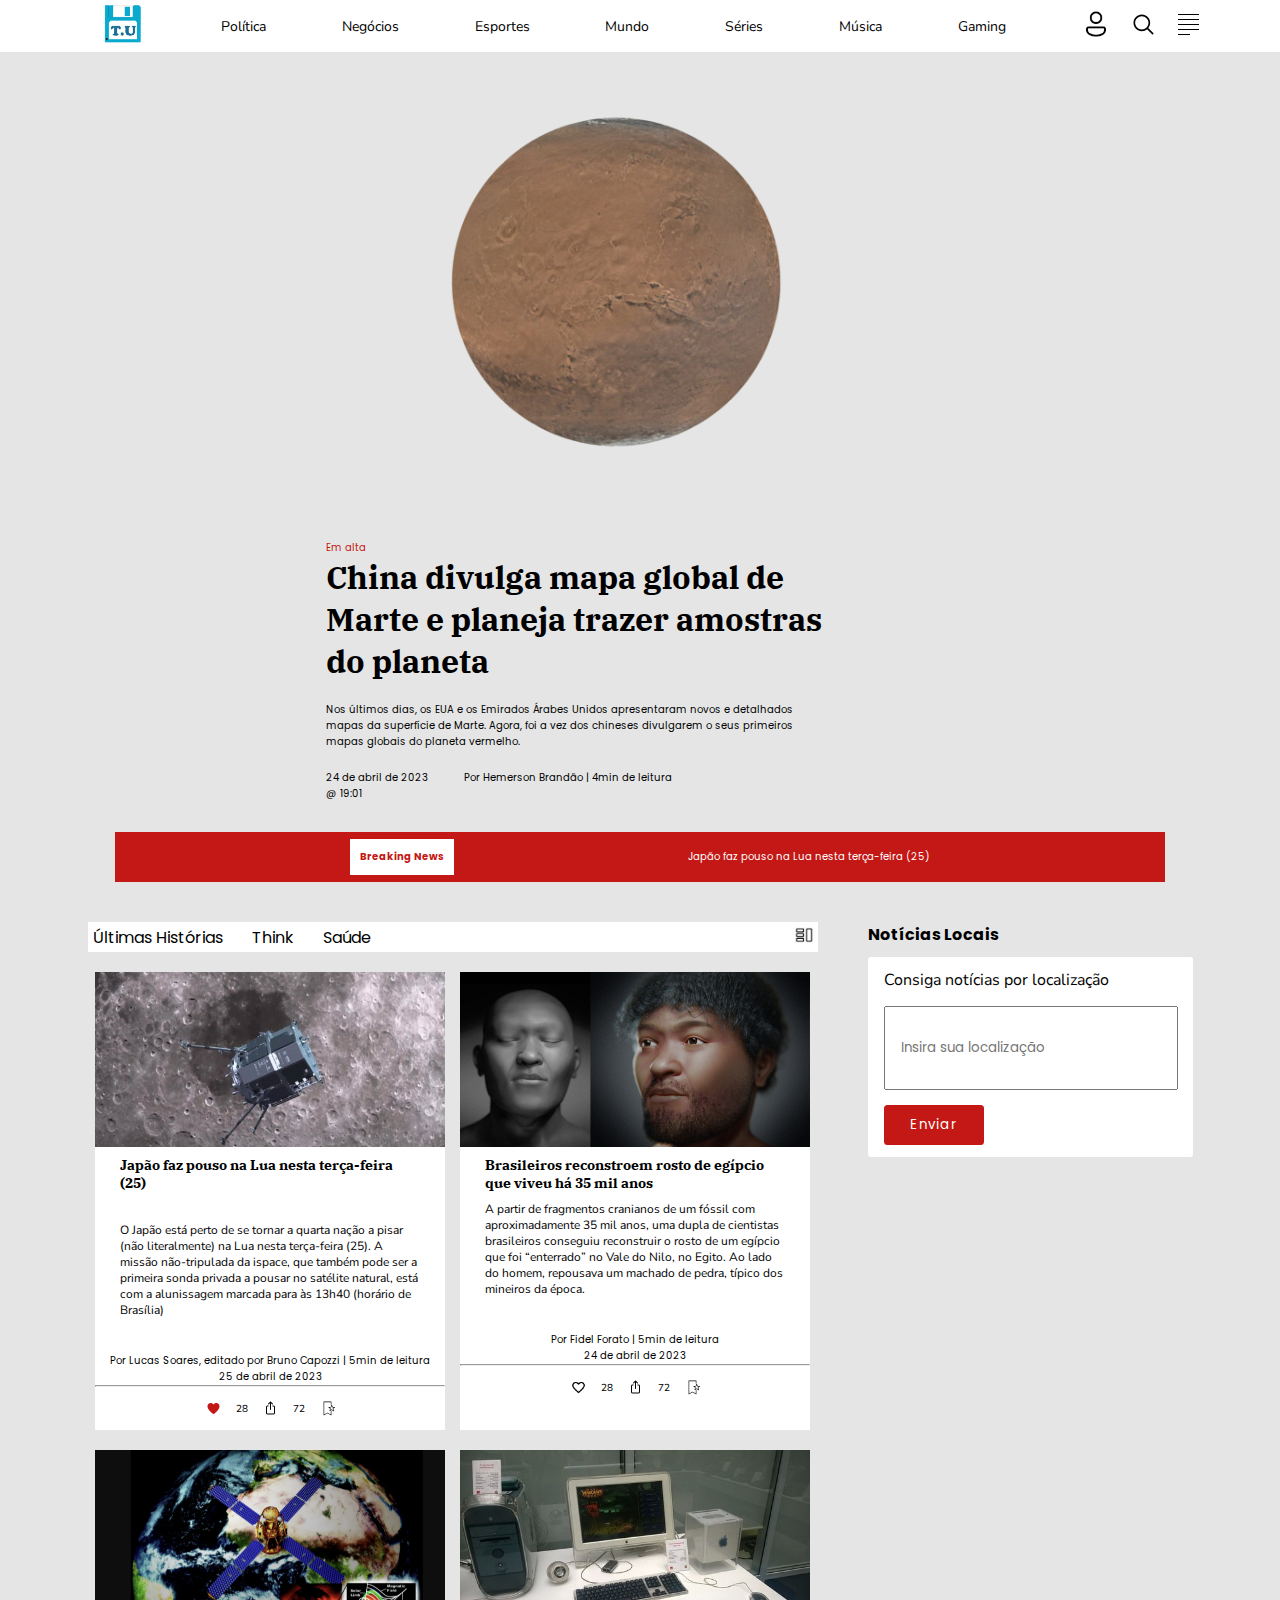
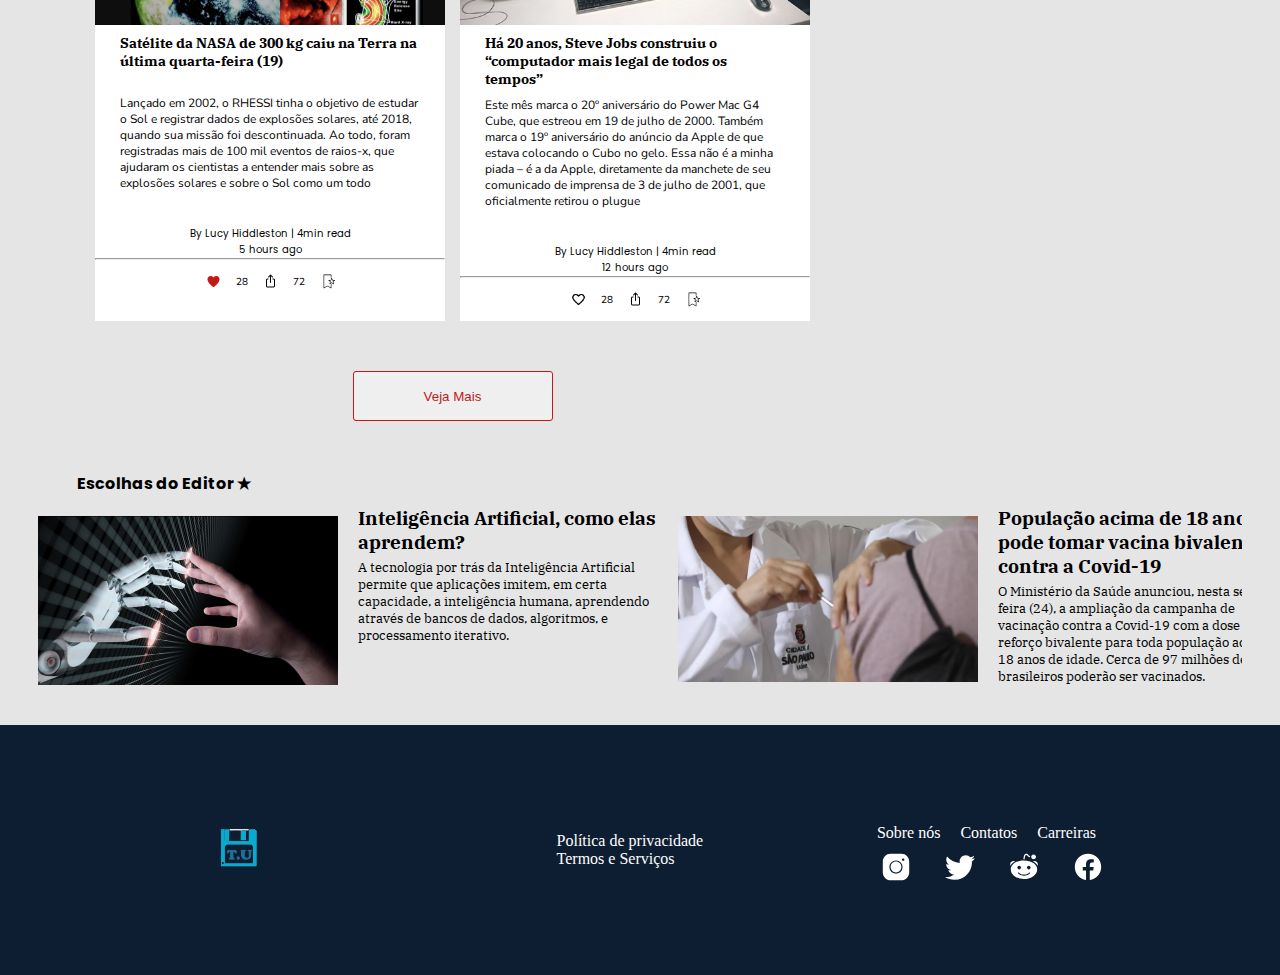
<file: index.html>
<!DOCTYPE html>
<html lang="pt-br">
<head>
    <meta charset="UTF-8">
    <meta http-equiv="X-UA-Compatible" content="IE=edge">
    <meta name="viewport" content="width=device-width, initial-scale=1.0">
    <title>Tech Universe</title>
    <link rel="stylesheet" href="style/header-footer.css">
    <link rel="stylesheet" href="style/home.css">
</head>
<body>
    <!--Começo do Header :)-->
    <header> 
        <div class="h-esquerda"> 
            <a href="#" target="_blank"><img src="imagens/logo/Captura_de_tela_2023-05-04_092944-removebg-preview.png" alt="" width="65px"></a>
        </div>
        <div class="h-mid">
            <ul class="nav" style="list-style-type: none;">
                <li><a href="#"     target="_blank">Política</a></li>
                <li><a href="#" target="_blank">Negócios</a></li>
                <li><a href="#" target="_blank">Esportes</a></li>
                <li><a href="#" target="_blank">Mundo</a></li>
                <li><a href="#" target="_blank">Séries</a></li>
                <li><a href="#" target="_blank">Música</a></li>
                <li><a href="#" target="_blank">Gaming</a></li>
            </ul>
        </div>
        <div class="h-direita">
            <ul class="ul1" style="list-style-type: none;">
                <li><a href="cadastro-login.html"><img src="imagens/icons/icons8-usuário-48.png" alt="" width="30px"></a></li>
                <li><a href="#"><img src="imagens/icons/icons8-pesquisar.svg" alt="" width="25px"></a></li>
                <li><a href="#"><img src="imagens/icons/icons8-texto-multilinha-50.png" alt="" width="25px"></a></li>
            </ul>
        </div>
    </header> 

    <!--Final do Header-->

    <!--Começo do corpo da Home-->
    <main>
        <br>
        <div class="em-alta"> <!-- Começo do "Em alta "-->
            <div class="img-em-alta">
                <br>
                <a href="noticia-china.html"><img src="imagens/news-img/china-revela-mapa-inedito-de-marte-e-anuncia-missao-ambiciosa-ao-planeta-800x480-removebg-preview.png" alt="marte" width="600"></a>
            </div>

            <div class="sub-em-alta"> <!--A informação do lado da imagem -->
                <br>
                <p class="fonte-noticia1" style="margin-top: 50px; color: #C31815;">Em alta</p>
                <a href="noticia-china.html"><h1>China divulga mapa global de Marte e planeja trazer amostras do planeta</h1></a>
                <p class="fonte-noticia1" class="noticia1">Nos últimos dias, os EUA e os Emirados Árabes Unidos apresentaram novos e detalhados mapas da superfície de Marte. Agora, foi a vez dos chineses divulgarem o seus primeiros mapas globais do planeta vermelho.</p>
                <p class="fonte-noticia1" id="fontes-noticia1">24 de abril de 2023 &emsp;&emsp;&emsp; Por Hemerson Brandão  |  4min de leitura <br> @ 19:01</p>
            </div>
        </div> <!-- Fim do "Em alta" -->

        <div class="breaking-news-aling">  <!--Essa div serve para alinhar a que está dentro -->
            <div class="breaking-news">  <!--Começo do Breaking News-->
                <h3 class="breaking-news1">Breaking News</h3>
                <a href="#">Japão faz pouso na Lua nesta terça-feira (25)</a> 
            </div>
        </div> <!--Fim do Breaking News-->

        <div class="align-box-centro">
            <div class="box-centro">  <!--Essa div serve para alinhar as outras -->
                <div class="box-centro1">  <!--A parte esquerda do quadro de noticias  -->
    
                    <div class="nav-board">  <!--A navegação do quadro de noticias -->
                        <div class="nav-board1">
                            <a href="#">Últimas Histórias</a>
                            <a href="#">Think</a>
                            <a href="#">Saúde</a>
                        </div>
                        <div class="nav-board-img" style="padding: 0 4px 0 0;">
                            <a href="#">
                                <img src="imagens/icons/icon-break-news.png" width="20px">
                            </a>
                        </div>
                    </div>  <!--Fim da Nav do quadro de noticias -->
        
                    <div class="news-board"> <!--Inicios das notícias--> <!--Separei em 2 pra nn bugar a div-->
                        <div class="board">
                            <div class="new">
                                <a href="noticia-japao.html"><img src="imagens/news-img/Modulo-do-Japao-na-Lua.jpg" alt="Modulo-do-Japao" width="350px"></a> 
                                <a href="noticia-japao.html"><h4>Japão faz pouso na Lua nesta terça-feira (25)</h4></a>
                                <p class="new-board-news">O Japão está perto de se tornar a quarta nação a pisar (não literalmente) na Lua nesta terça-feira (25). A missão não-tripulada da ispace, que também pode ser a primeira sonda privada a pousar no satélite natural, está com a alunissagem marcada para às 13h40 (horário de Brasília)</p>
                                <p class="fonte-noticia2">Por Lucas Soares, editado por Bruno Capozzi |  5min de leitura <br> 25 de abril de 2023</p>
                                <hr>
                                <div class="interacao">
                                    <img src="imagens/icons/icons8-heart-30.png" alt="like" width="15px"> <p style="font-size: 10px;">28</p>  <!--Icones de interação do usuário NÃO FUNICIONAL-->
                                    <img src="imagens/icons/icons8-share-rounded-30.png" alt="share" width="15px"> <p style="font-size: 10px;">72</p>
                                    <img src="imagens/icons/icons8-favorites.svg" alt="save"width="15px">
                                </div>
                            </div>
                            <div class="new">
                                <a href="noticia-egito.html"><img src="imagens/news-img/Brasileiros reconstroem....jpeg" alt="Rosto-Egípicio" width="350px"></a> 
                                <a href="noticia-egito.html"><h4 class="new-board-news1">Brasileiros reconstroem rosto de egípcio que viveu há 35 mil anos</h4></a>
                                <p class="new-board-news1">A partir de fragmentos cranianos de um fóssil com aproximadamente 35 mil anos, uma dupla de cientistas brasileiros conseguiu reconstruir o rosto de um egípcio que foi “enterrado” no Vale do Nilo, no Egito. Ao lado do homem, repousava um machado de pedra, típico dos mineiros da época.</p>
                                <p class="fonte-noticia2">Por Fidel Forato  |  5min de leitura <br> 24 de abril de 2023</p>
                                <hr>
                                <div class="interacao">
                                    <img src="imagens/icons/icons8-heart-24.png" alt="like" width="15px"> <p style="font-size: 10px;">28</p>  <!--Icones de interação do usuário NÃO FUNICIONAL-->
                                    <img src="imagens/icons/icons8-share-rounded-30.png" alt="share" width="15px"> <p style="font-size: 10px;">72</p>
                                    <img src="imagens/icons/icons8-favorites.svg" alt="save"width="15px">
                                </div>
                            </div>
                        </div>
                        <div class="board" style="margin-bottom: 50px;">
                            <div class="new">
                                <a href="noticia-satelite.html"><img src="imagens/news-img/Satélite da NASA de 300kg caiu na....png" alt="NASA" width="350px"></a> 
                                <a href="noticia-satelite.html"><h4 class="new-board-news1">Satélite da NASA de 300 kg caiu na Terra na última quarta-feira (19)</h4></a>
                                <br>
                                <p class="new-board-news1">Lançado em 2002, o RHESSI tinha o objetivo de estudar o Sol e registrar dados de explosões solares, até 2018, quando sua missão foi descontinuada. Ao todo, foram registradas mais de 100 mil eventos de raios-x, que ajudaram os cientistas a entender mais sobre as explosões solares e sobre o Sol como um todo</p>
                                <p class="fonte-noticia2">By Lucy Hiddleston  |  4min read <br> 5 hours ago</p>
                                <hr>
                                <div class="interacao">
                                    <img src="imagens/icons/icons8-heart-30.png" alt="like" width="15px"> <p style="font-size: 10px;">28</p>  <!--Icones de interação do usuário NÃO FUNICIONAL-->
                                    <img src="imagens/icons/icons8-share-rounded-30.png" alt="share" width="15px"> <p style="font-size: 10px;">72</p>
                                    <img src="imagens/icons/icons8-favorites.svg" alt="save"width="15px">
                                </div>
                            </div>
                            <div class="new">
                                <a href="noticia-apple.html"><img src="imagens/news-img/power-mac-g4-cube-450.jpg" alt="MAC" width="350px"></a> 
                                <a href="noticia-apple.html"><h4>Há 20 anos, Steve Jobs construiu  o “computador mais legal de todos os tempos”</h4></a>
                                <p class="new-board-news1">Este mês marca o 20º aniversário do Power Mac G4 Cube, que estreou em 19 de julho de 2000. Também marca o 19º aniversário do anúncio da Apple de que estava colocando o Cubo no gelo. Essa não é a minha piada – é a da Apple, diretamente da manchete de seu comunicado de imprensa de 3 de julho de 2001, que oficialmente retirou o plugue</p>
                                <p class="fonte-noticia2">By Lucy Hiddleston  |  4min read <br> 12 hours ago</p>
                                <hr>
                                <div class="interacao">
                                    <img src="imagens/icons/icons8-heart-24.png" alt="like" width="15px"> <p style="font-size: 10px;">28</p>  <!--Icones de interação do usuário NÃO FUNICIONAL-->
                                    <img src="imagens/icons/icons8-share-rounded-30.png" alt="share" width="15px"> <p style="font-size: 10px;">72</p>
                                    <img src="imagens/icons/icons8-favorites.svg" alt="save"width="15px">
                                </div>
                            </div>
                        </div>
    
                        <button class="veja-mais">Veja Mais</button>
                    </div>
                </div>
                <div class="noticias-locais">
                    <h4>Notícias Locais</h4>
                    <div class="noticias-locais1">
                        <div>
                            <p>Consiga notícias por localização</p>
                            <input type="text" placeholder="Insira sua localização" id="localizacao" style="font-family: 'Poppins',sans-serif;">
                            <p></p>
                            <button class="button-localizacao">Enviar</button>
                        </div>
                    </div>    
                </div>
            </div>
        </div>
        
        <h4 id="titulo-escolha-do-editor">Escolhas do Editor ★</h4>

        <div class="carousel">
            <div class="carousel-slide">
                <div class="carousel-item active">
                    <div class="item-content">
                        <a href="#">
                            <img src="imagens/news-img/como-a-IA-aprende-maxuser-via-shutterstock.jpg" alt="IA">
                        </a>
                    </div>
                </div>
                <div class="carousel-item">
                    <div class="item-content">
                        <div class="sub-carousel">
                            <a href="#">
                                <h3> Inteligência Artificial, como elas aprendem?</h3>
                            </a>
                            <p> A tecnologia por trás da Inteligência Artificial permite que aplicações imitem, em certa capacidade, a inteligência humana, aprendendo através de bancos de dados, algoritmos, e processamento iterativo.</p>
                        </div>
                    </div>
                </div>
                <div class="carousel-item">
                    <div class="item-content">
                        <a href="#">
                            <img src="imagens/news-img/vacinacao_covid_bivalente_sp_2.webp" alt="Vacinação">
                        </a>
                    </div>
                </div>
                <div class="carousel-item">
                    <div class="item-content">
                        <div class="sub-carousel">
                            <a href="#">
                                <h3> População acima de 18 anos já pode tomar vacina bivalente contra a Covid-19</h3>
                            </a>
                            <p>O Ministério da Saúde anunciou, nesta segunda-feira (24), a ampliação da campanha de vacinação contra a Covid-19 com a dose de reforço bivalente para toda população acima de 18 anos de idade. Cerca de 97 milhões de brasileiros poderão ser vacinados.</p>
                        </div>
                    </div>
                </div>
                <div class="carousel-item">
                    <div class="item-content">
                        <a href="#">
                            <img src="imagens/news-img/como-a-IA-aprende-maxuser-via-shutterstock.jpg" alt="IA">
                        </a>
                    </div>
                </div>
                <div class="carousel-item">
                    <div class="item-content">
                        <div class="sub-carousel">
                            <a href="#">
                                <h3> Inteligência Artificial, como elas aprendem?</h3>
                            </a>
                            <p> A tecnologia por trás da Inteligência Artificial permite que aplicações imitem, em certa capacidade, a inteligência humana, aprendendo através de bancos de dados, algoritmos, e processamento iterativo.</p>
                        </div>
                    </div>
                </div>
                <div class="carousel-item">
                    <div class="item-content">
                        <a href="#">
                            <img src="imagens/news-img/vacinacao_covid_bivalente_sp_2.webp" alt="Vacinação">
                        </a>
                    </div>
                </div>
                <div class="carousel-item">
                    <div class="item-content">
                        <div class="sub-carousel">
                            <a href="#">
                                <h3> População acima de 18 anos já pode tomar vacina bivalente contra a Covid-19</h3>
                            </a>
                            <p>O Ministério da Saúde anunciou, nesta segunda-feira (24), a ampliação da campanha de vacinação contra a Covid-19 com a dose de reforço bivalente para toda população acima de 18 anos de idade. Cerca de 97 milhões de brasileiros poderão ser vacinados.</p>
                        </div>
                    </div>
                </div>
            </div>
        </div>
          

        <script>
            const carouselSlide = document.querySelector('.carousel-slide');
            const carouselItems = document.querySelectorAll('.carousel-item');

            let counter = 0;
            let slideInterval;

            const itemWidth = carouselItems[0].clientWidth + 20;
            const visibleSlides = 2;

            function slideCarousel() {
            carouselSlide.style.transition = 'transform 0.8s ease-in-out';
            carouselSlide.style.transform = `translateX(${-itemWidth * counter}px)`;
            }

            function resetCarousel() {
            carouselSlide.style.transition = 'none';
            carouselSlide.style.transform = 'translateX(0)';
            counter = 0;
            }

            function nextSlide() {
            if (counter >= carouselItems.length - visibleSlides) {
                resetCarousel();
            } else {
                counter += visibleSlides;
                slideCarousel();
            }

            clearInterval(slideInterval);
            slideInterval = setInterval(nextSlide, 5000);
            }

            slideInterval = setInterval(nextSlide, 5000);
        </script>

        <br>
        <br>
    </main>
    <!--Final do corpo do Home-->

    <!-- inicio do footer -->
    <footer>
        <div class="footer-esquerda">
            <a href="#" target="_blank"><img src="imagens/logo/Captura_de_tela_2023-05-04_092944-removebg-preview.png" alt="" width="65px"></a>
        </div>
        <div class="footer-mid">
            <ul class ="lista1-footer" style="list-style-type: none;">
                <li><a style = "color: white; text-decoration: none;"  href="#">Política de privacidade</a></li>
                <li><a style = "color: white; text-decoration: none;" href="termos-servicos.html">Termos e Serviços</a></li>
            </ul>
        </div>
        <div class="footer-direita">
            <div class="ul-cima">
                <ul class="lista2-footer" style="list-style-type: none;">
                    <li><a style = "color: white; text-decoration: none;"  href="#">Sobre nós</a></li>
                    <li><a style = "color: white; text-decoration: none;" href="#">Contatos</a></li>
                    <li><a style = "color: white; text-decoration: none;" href="#">Carreiras</a></li>
                </ul>
            </div>
            <div class="logos-footer">
                <ul style="list-style-type: none;">
                <li><a href="#"><img src="imagens/icons/icons8-instagram.svg" alt="instagram" width="30px"></a></li>
                <li><a href="#"><img src="imagens/icons/icons8-twitter (1).svg" alt="twitter" width="30px"></a></li>
                <li><a href="#"><img src="imagens/icons/icons8-reddit.svg" alt="reddit" width="30px"></a></li>
                <li><a href="#"><img src="imagens/icons/icons8-facebook.svg" alt="facebook" width="30px"></a></li>
                </ul>
            </div>
        </div>
    </footer>
    <!-- final do footer -->
</body>
</html>
</file>
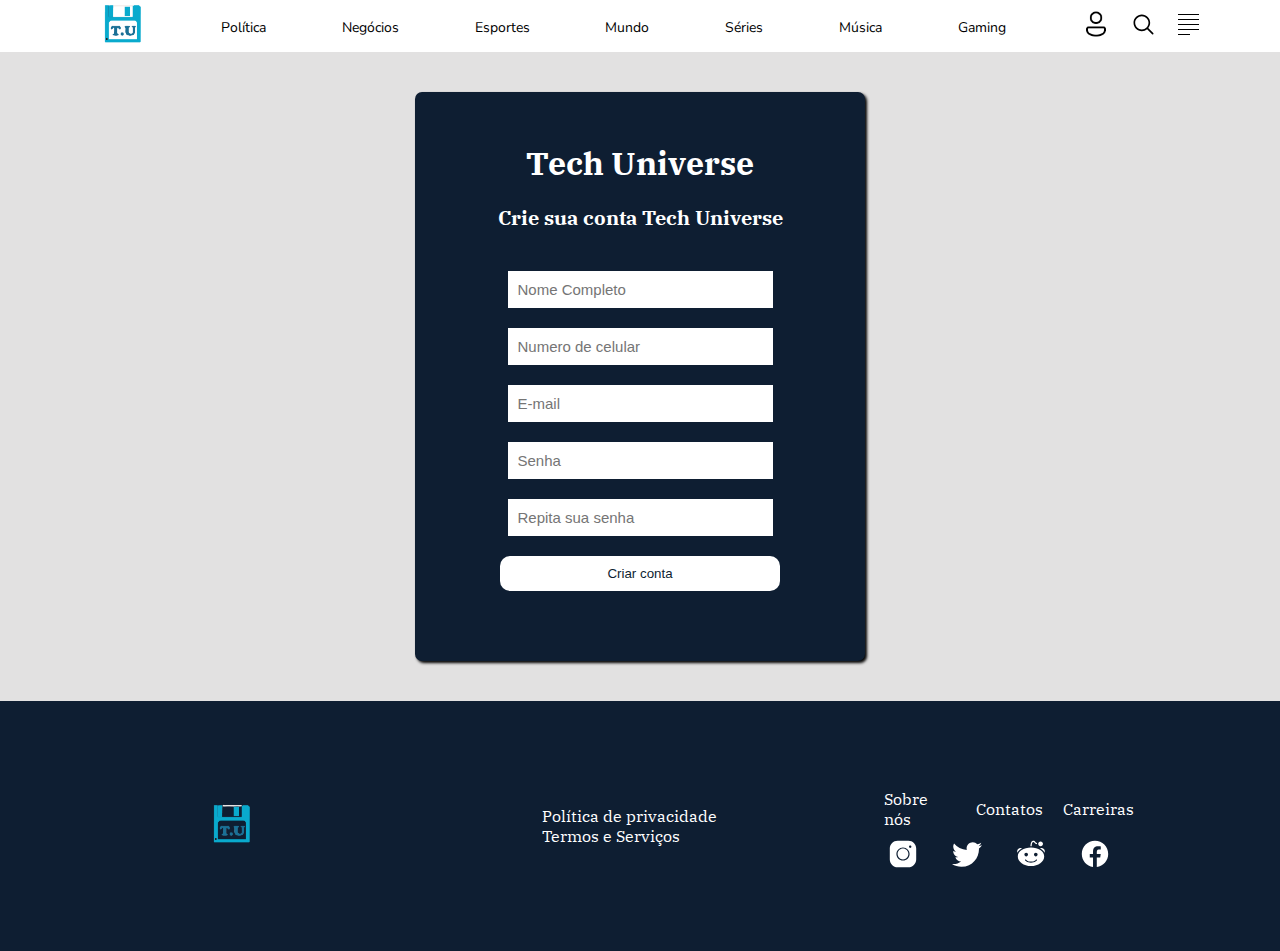
<file: cadastro-conta-nova.html>
<!DOCTYPE html>
<html lang="pt-br">
<head>
    <meta charset="UTF-8">
    <meta http-equiv="X-UA-Compatible" content="IE=edge">
    <meta name="viewport" content="width=device-width, initial-scale=1.0">
    <title>Tech Universe</title>
    <link rel="stylesheet" href="style/header-footer.css">
    <link rel="stylesheet" href="style/conta-nova.css">
</head>
<body>
    <!--Começo do Header :)-->
    <header> 
        <div class="h-esquerda"> 
            <a href="index.html" target="_blank"><img src="imagens/logo/Captura_de_tela_2023-05-04_092944-removebg-preview.png" alt="" width="65px"></a>
        </div>
        <div class="h-mid">
            <ul class="nav" style="list-style-type: none;">
                <li><a href="#" target="_blank">Política</a></li>
                <li><a href="#" target="_blank">Negócios</a></li>
                <li><a href="#" target="_blank">Esportes</a></li>
                <li><a href="#" target="_blank">Mundo</a></li>
                <li><a href="#" target="_blank">Séries</a></li>
                <li><a href="#" target="_blank">Música</a></li>
                <li><a href="#" target="_blank">Gaming</a></li>
            </ul>
        </div>
        <div class="h-direita">
            <ul class="ul1" style="list-style-type: none;">
                <li><a href="cadastro-login.html"><img src="imagens/icons/icons8-usuário-48.png" alt="" width="30px"></a></li>
                <li><a href="#"><img src="imagens/icons/icons8-pesquisar.svg" alt="" width="25px"></a></li>
                <li><a href="#"><img src="imagens/icons/icons8-texto-multilinha-50.png" alt="" width="25px"></a></li>
            </ul>
        </div>
    </header> 

    <!--Final do Header-->

    <!--Inicio cadastro conta nova-->
    <main>
        <div class="cadastro">
            <h1>Tech Universe</h1>
            <br>
            <h5>Crie sua conta Tech Universe</h5>
            <br><br>
            <input type="text" placeholder="Nome Completo">
            <br><br>
            <input type="text" placeholder="Numero de celular">
            <br><br>
            <input type="text" placeholder="E-mail">
            <br><br>
            <input type="text" placeholder="Senha">
            <br><br>
            <input type="text" placeholder="Repita sua senha">
            <br><br>
            <button>Criar conta</button>
            <br><br>
        </div>
    </main>
    
    <!--Final login-->

    <!--Final cadastro conta nova-->

    <!-- inicio do footer -->
        <footer>
            <div class="footer-esquerda">
                <a href="index.html" target="_blank"><img src="imagens/logo/Captura_de_tela_2023-05-04_092944-removebg-preview.png" alt="" width="65px"></a>
            </div>
            <div class="footer-mid">
                <ul class ="lista1-footer" style="list-style-type: none;">
                    <li><a style = "color: white; text-decoration: none;"  href="politica-privacidade.html">Política de privacidade</a></li>
                    <li><a style = "color: white; text-decoration: none;" href="termos-servicos.html">Termos e Serviços</a></li>
                </ul>
            </div>
            <div class="footer-direita">
                <div class="ul-cima">
                    <ul class="lista2-footer" style="list-style-type: none;">
                        <li><a style = "color: white; text-decoration: none;"  href="sobre-nos.html">Sobre nós</a></li>
                        <li><a style = "color: white; text-decoration: none;" href="#">Contatos</a></li>
                        <li><a style = "color: white; text-decoration: none;" href="#">Carreiras</a></li>
                    </ul>
                </div>
                <div class="logos-footer">
                    <ul style="list-style-type: none;">
                    <li><a href="#"><img src="imagens/icons/icons8-instagram.svg" alt="instagram" width="30px"></a></li>
                    <li><a href="#"><img src="imagens/icons/icons8-twitter (1).svg" alt="twitter" width="30px"></a></li>
                    <li><a href="#"><img src="imagens/icons/icons8-reddit.svg" alt="reddit" width="30px"></a></li>
                    <li><a href="#"><img src="imagens/icons/icons8-facebook.svg" alt="facebook" width="30px"></a></li>
                    </ul>
                </div>
            </div>
        </footer>
        <!-- final do footer -->
</body>
</html>
</file>
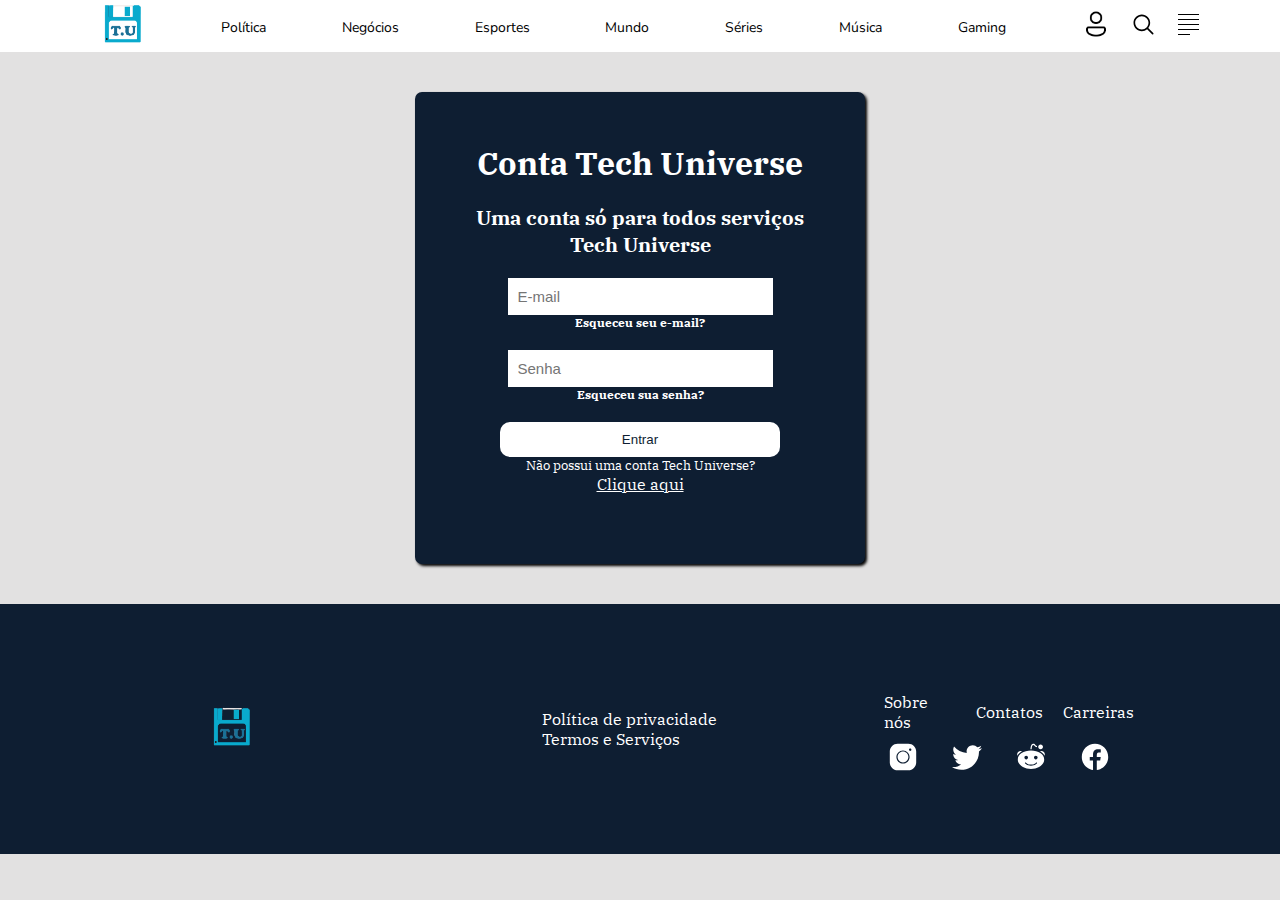
<file: cadastro-login.html>
<!DOCTYPE html>
<html lang="pt-br">
<head>
    <meta charset="UTF-8">
    <meta http-equiv="X-UA-Compatible" content="IE=edge">
    <meta name="viewport" content="width=device-width, initial-scale=1.0">
    <title>Tech Universe</title>
    <link rel="stylesheet" href="style/header-footer.css">
    <link rel="stylesheet" href="style/cadastro-login.css">
</head>
<body>
    <!--Começo do Header :)-->
    <header> 
        <div class="h-esquerda"> 
            <a href="index.html" target="_blank"><img src="imagens/logo/Captura_de_tela_2023-05-04_092944-removebg-preview.png" alt="" width="65px"></a>
        </div>
        <div class="h-mid">
            <ul class="nav" style="list-style-type: none;">
                <li><a href="#" target="_blank">Política</a></li>
                <li><a href="#" target="_blank">Negócios</a></li>
                <li><a href="#" target="_blank">Esportes</a></li>
                <li><a href="#" target="_blank">Mundo</a></li>
                <li><a href="#" target="_blank">Séries</a></li>
                <li><a href="#" target="_blank">Música</a></li>
                <li><a href="#" target="_blank">Gaming</a></li>
            </ul>
        </div>
        <div class="h-direita">
            <ul class="ul1" style="list-style-type: none;">
                <li><a href="cadastro-login.html"><img src="imagens/icons/icons8-usuário-48.png" alt="" width="30px"></a></li>
                <li><a href="#"><img src="imagens/icons/icons8-pesquisar.svg" alt="" width="25px"></a></li>
                <li><a href="#"><img src="imagens/icons/icons8-texto-multilinha-50.png" alt="" width="25px"></a></li>
            </ul>
        </div>
    </header> 

    <!--Final do Header-->

    <!--inicio login :)-->
    <main>
        <div class="cadastro">
            <h1>Conta Tech Universe</h1>
            <br>
            <h5>Uma conta só para todos serviços Tech Universe</h5>
            <br>
            <input type="text" placeholder="E-mail">
            <br>
            <a class="esqueceu" href="#"><h3>Esqueceu seu e-mail?</h3></a>
            <br>
            <input type="text" placeholder="Senha">
            <br>
            <a class="esqueceu" href="#"><h3>Esqueceu sua senha?</h3></a>
            <br>
            <button>Entrar</button>
            <p class="conta-nova-txt">Não possui uma conta Tech Universe?</p><a href="cadastro-conta-nova.html" class="conta-nova-link"><u>Clique aqui</u></a>
            <br><br>
        </div>
    </main>
    <!--Final login-->

        <!-- inicio do footer -->
        <footer>
            <div class="footer-esquerda">
                <a href="index.html" target="_blank"><img src="imagens/logo/Captura_de_tela_2023-05-04_092944-removebg-preview.png" alt="" width="65px"></a>
            </div>
            <div class="footer-mid">
                <ul class ="lista1-footer" style="list-style-type: none;">
                    <li><a style = "color: white; text-decoration: none;"  href="politica-privacidade.html">Política de privacidade</a></li>
                    <li><a style = "color: white; text-decoration: none;" href="termos-servicos.html">Termos e Serviços</a></li>
                </ul>
            </div>
            <div class="footer-direita">
                <div class="ul-cima">
                    <ul class="lista2-footer" style="list-style-type: none;">
                        <li><a style = "color: white; text-decoration: none;"  href="sobre-nos.html">Sobre nós</a></li>
                        <li><a style = "color: white; text-decoration: none;" href="#">Contatos</a></li>
                        <li><a style = "color: white; text-decoration: none;" href="#">Carreiras</a></li>
                    </ul>
                </div>
                <div class="logos-footer">
                    <ul style="list-style-type: none;">
                    <li><a href="#"><img src="imagens/icons/icons8-instagram.svg" alt="instagram" width="30px"></a></li>
                    <li><a href="#"><img src="imagens/icons/icons8-twitter (1).svg" alt="twitter" width="30px"></a></li>
                    <li><a href="#"><img src="imagens/icons/icons8-reddit.svg" alt="reddit" width="30px"></a></li>
                    <li><a href="#"><img src="imagens/icons/icons8-facebook.svg" alt="facebook" width="30px"></a></li>
                    </ul>
                </div>
            </div>
        </footer>
        <!-- final do footer -->
</body>
</html>
</file>
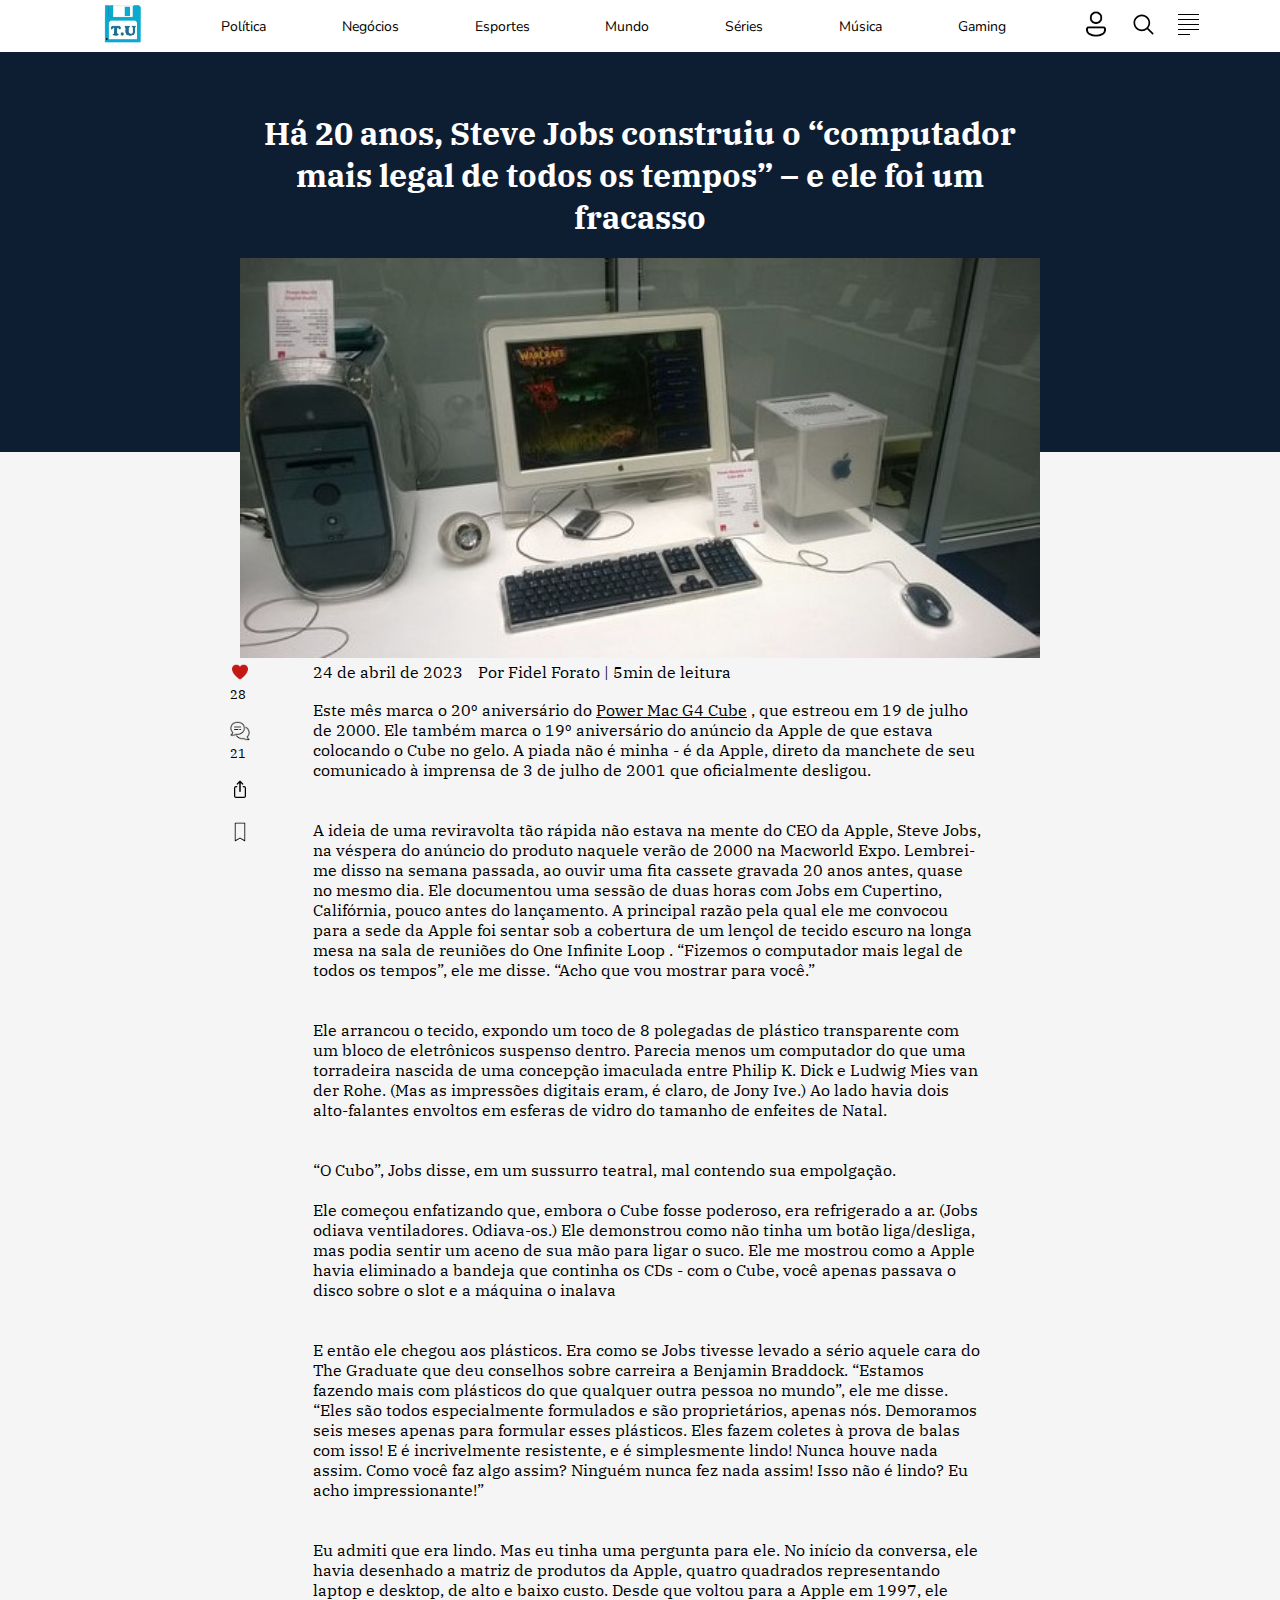
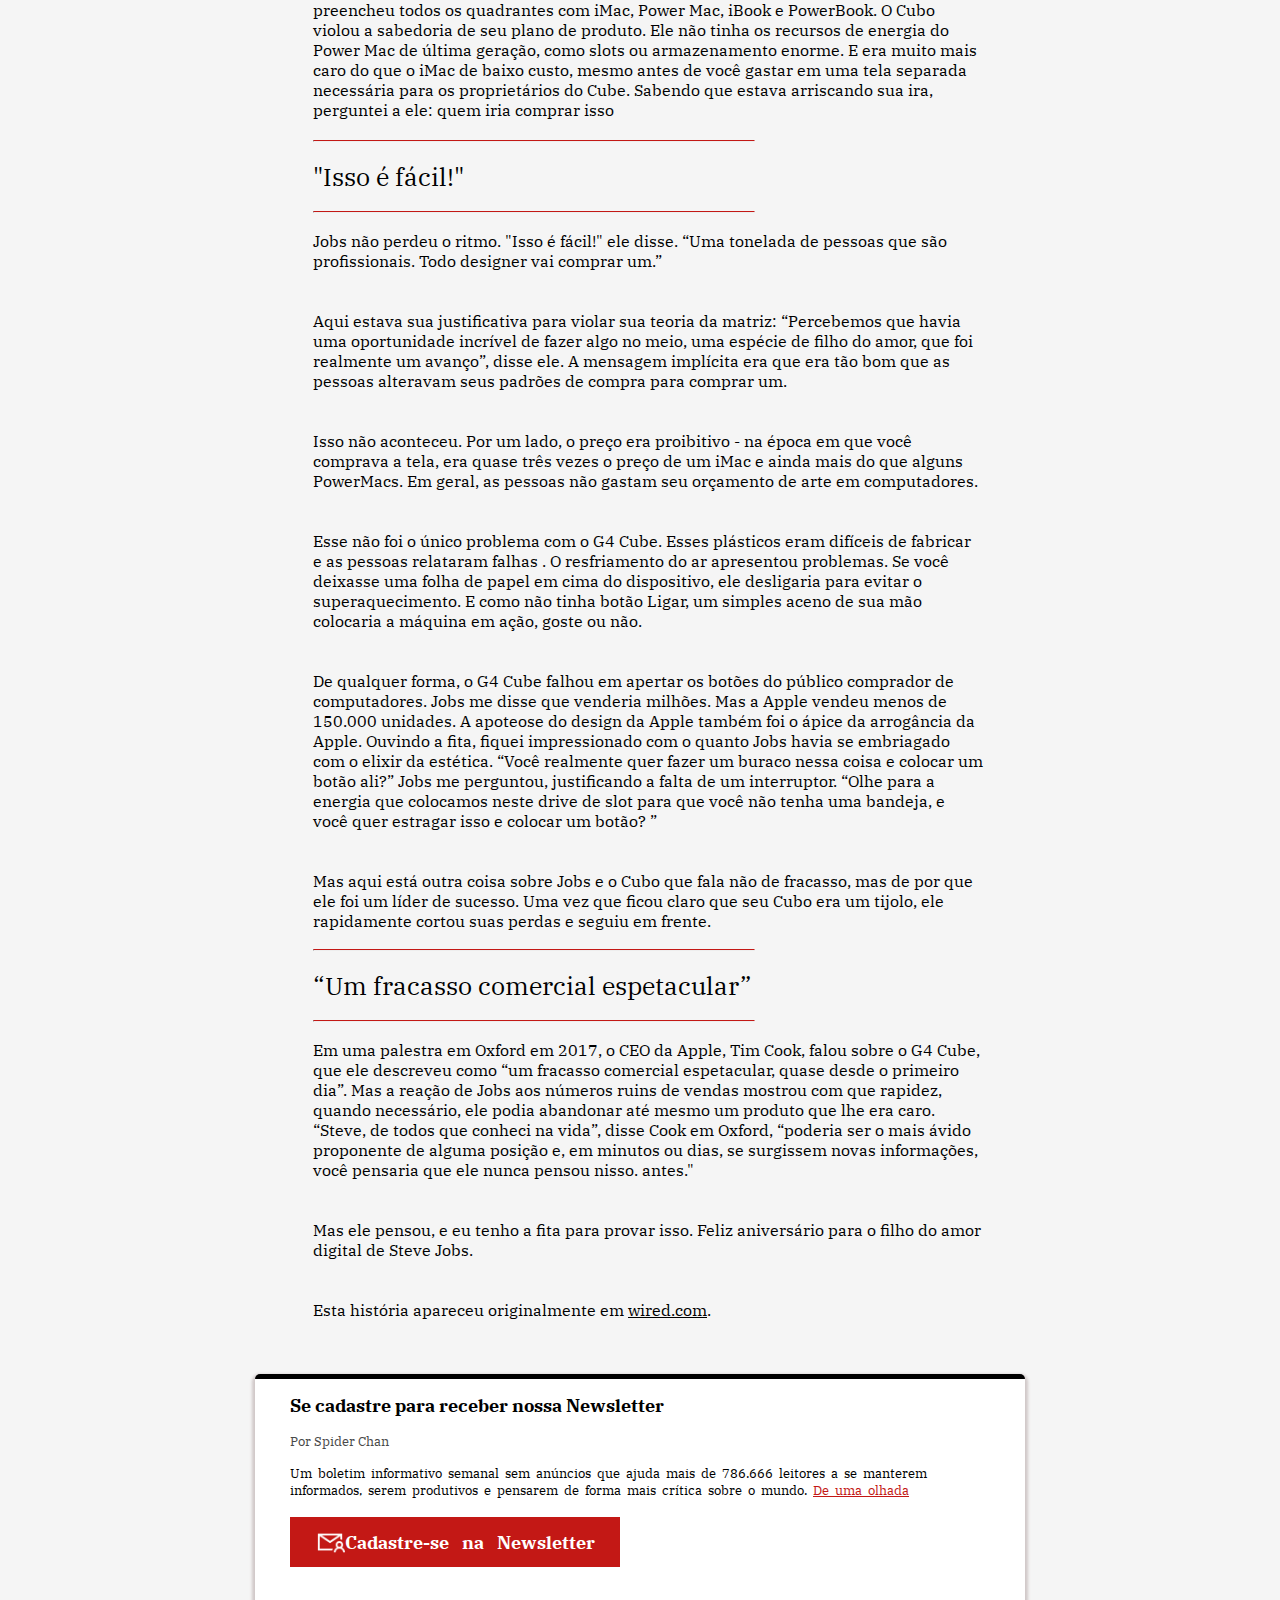
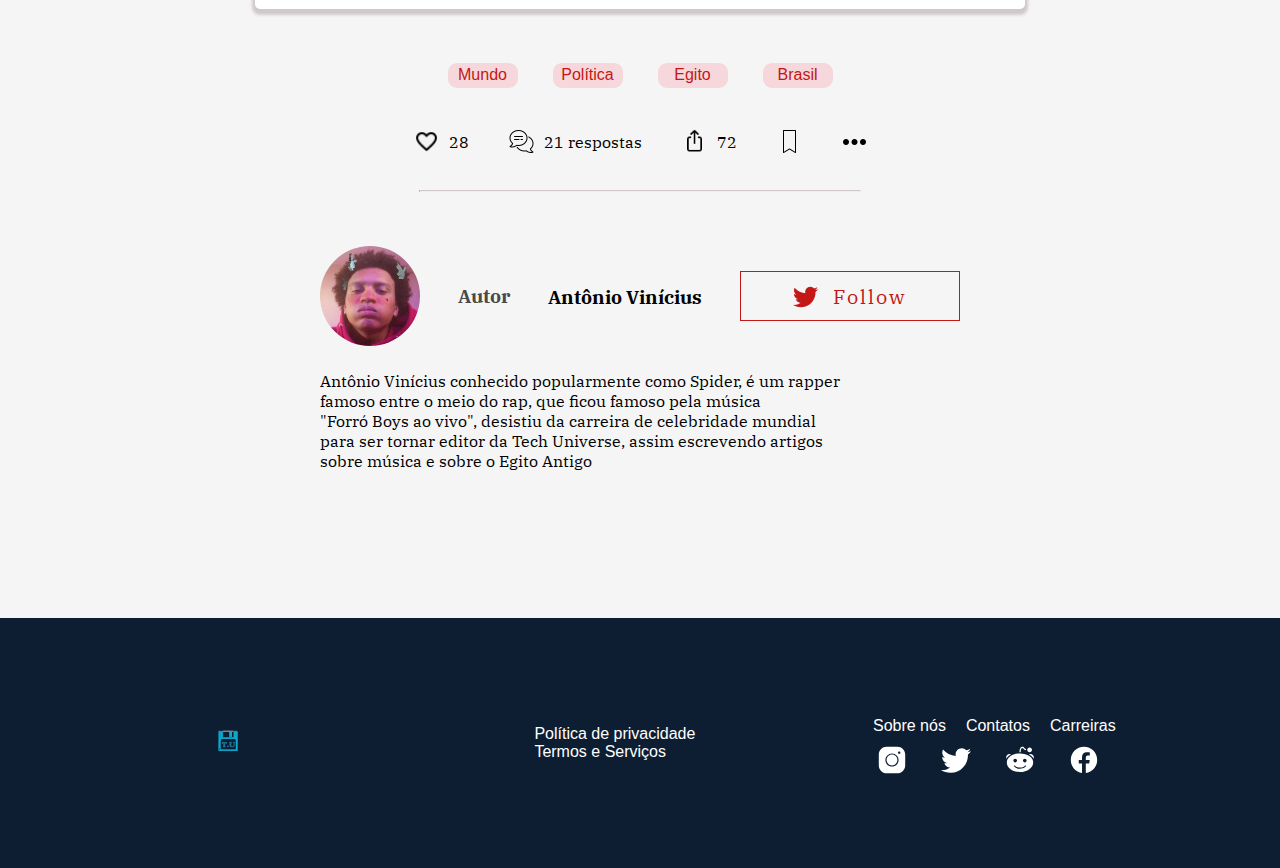
<file: noticia-apple.html>
<!DOCTYPE html>
<html lang="pt-br">
<head>
    <meta charset="UTF-8">
    <meta http-equiv="X-UA-Compatible" content="IE=edge">
    <meta name="viewport" content="width=device-width, initial-scale=1.0">
    <title>Tech Universe</title>
    <link rel="stylesheet" href="style/header-footer.css">
    <link rel="stylesheet" href="style/noticia-apple.css">
</head>
<body>
    <!--Começo do Header :)-->
    <header> 
        <div class="h-esquerda"> 
            <a href="index.html" target="_blank"><img src="imagens/logo/Captura_de_tela_2023-05-04_092944-removebg-preview.png" alt="" width="65px"></a>
        </div>
        <div class="h-mid">
            <ul class="nav" style="list-style-type: none;">
                <li><a href="#" target="_blank">Política</a></li>
                <li><a href="#" target="_blank">Negócios</a></li>
                <li><a href="#" target="_blank">Esportes</a></li>
                <li><a href="#" target="_blank">Mundo</a></li>
                <li><a href="#" target="_blank">Séries</a></li>
                <li><a href="#" target="_blank">Música</a></li>
                <li><a href="#" target="_blank">Gaming</a></li>
            </ul>
        </div>
        <div class="h-direita">
            <ul class="ul1" style="list-style-type: none;">
                <li><a href="cadastro-login.html"><img src="imagens/icons/icons8-usuário-48.png" alt="" width="30px"></a></li>
                <li><a href="#"><img src="imagens/icons/icons8-pesquisar.svg" alt="" width="25px"></a></li>
                <li><a href="#"><img src="imagens/icons/icons8-texto-multilinha-50.png" alt="" width="25px"></a></li>
            </ul>
        </div>
    </header> 
    <!--Final do Header-->
    <!--corpo da noticia-->
    <div class="corpo-noticia-top">
        <div class="fundo-noticia">
            <h1 class="titulo1">
                Há 20 anos, Steve Jobs construiu o “computador
                mais legal de todos os tempos” – e ele foi um fracasso
            </h1>
            <img class="img-apple" src="imagens/news-img/power-mac-g4-cube-450.jpg" alt="" height="400px">
        </div>
        
        <br>
    </div> <!--Final corpo noticia top-->
    <!--Corpo noticia-->
    <div class="main">
        <div class="icons-esquerda"> <!--Padrão para todas as noticias-->
            <img src="imagens/icons/icons8-heart-30.png" alt="" height="20px"> <p class="likes-coments">28</p><br>
            <img src="imagens/icons/icons8-comentários-50.png" alt="" height="20px"><p class="likes-coments">21</p><br>
            <img src="imagens/icons/icons8-share-rounded-30.png" alt="" height="20px"> <br> <br>
            <img src="imagens/icons/icons8-save.svg" alt="" height="20px"> <br>
        </div>
        
        <div class="corpo-txt">
            <div class="txt-noticia">
                <p class="txt-baixo">24 de abril de 2023</p>
                <p class="txt-baixo">Por Fidel Forato  |  5min de leitura</p>
            </div>
            <br>
            <p class="txt-noticia2">
                Este mês marca o 20º aniversário do <u>Power Mac G4 Cube</u> , que estreou em 19 de julho
                de 2000. Ele também marca o 19º aniversário do anúncio da Apple de que estava
                colocando o Cube no gelo. A piada não é minha - é da Apple, direto da manchete de
                seu comunicado à imprensa de 3 de julho de 2001 que oficialmente desligou. <br>
                <br><br>
                A ideia de uma reviravolta tão rápida não estava na mente do CEO da Apple, Steve
                Jobs, na véspera do anúncio do produto naquele verão de 2000 na Macworld Expo.
                Lembrei-me disso na semana passada, ao ouvir uma fita cassete gravada 20 anos
                antes, quase no mesmo dia. Ele documentou uma sessão de duas horas com Jobs em
                Cupertino, Califórnia, pouco antes do lançamento. A principal razão pela qual ele me 
                convocou para a sede da Apple foi sentar sob a cobertura de um lençol de tecido
                escuro na longa mesa na sala de reuniões do One Infinite Loop .
                “Fizemos o computador mais legal de todos os tempos”, ele me disse. “Acho que vou
                mostrar para você.” <br>
                <br><br>
                Ele arrancou o tecido, expondo um toco de 8 polegadas de plástico transparente com
                um bloco de eletrônicos suspenso dentro. Parecia menos um computador do que uma
                torradeira nascida de uma concepção imaculada entre Philip K. Dick e Ludwig Mies van
                der Rohe. (Mas as impressões digitais eram, é claro, de Jony Ive.) Ao lado havia dois
                alto-falantes envoltos em esferas de vidro do tamanho de enfeites de Natal. <br>
                <br><br>
                “O Cubo”, Jobs disse, em um sussurro teatral, mal contendo sua empolgação.
                <br><br>
                Ele começou enfatizando que, embora o Cube fosse poderoso, era refrigerado a ar.
                (Jobs odiava ventiladores. Odiava-os.) Ele demonstrou como não tinha um botão
                liga/desliga, mas podia sentir um aceno de sua mão para ligar o suco. Ele me mostrou
                como a Apple havia eliminado a bandeja que continha os CDs - com o Cube, você
                apenas passava o disco sobre o slot e a máquina o inalava <br>
                <br><br>
                E então ele chegou aos plásticos. Era como se Jobs tivesse levado a sério aquele cara
                do The Graduate que deu conselhos sobre carreira a Benjamin Braddock. “Estamos
                fazendo mais com plásticos do que qualquer outra pessoa no mundo”, ele me disse.
                “Eles são todos especialmente formulados e são proprietários, apenas nós. Demoramos
                seis meses apenas para formular esses plásticos. Eles fazem coletes à prova de balas
                com isso! E é incrivelmente resistente, e é simplesmente lindo! Nunca houve nada
                assim. Como você faz algo assim? Ninguém nunca fez nada assim! Isso não é lindo?
                Eu acho impressionante!” <br>
                <br><br>
                Eu admiti que era lindo. Mas eu tinha uma pergunta para ele. No início da conversa, ele
                havia desenhado a matriz de produtos da Apple, quatro quadrados representando
                laptop e desktop, de alto e baixo custo. Desde que voltou para a Apple em 1997, ele 
                preencheu todos os quadrantes com iMac, Power Mac, iBook e PowerBook. O Cubo
                violou a sabedoria de seu plano de produto. Ele não tinha os recursos de energia do 
                Power Mac de última geração, como slots ou armazenamento enorme. E era muito mais
                caro do que o iMac de baixo custo, mesmo antes de você gastar em uma tela separada
                necessária para os proprietários do Cube. Sabendo que estava arriscando sua ira,
                perguntei a ele: quem iria comprar isso <br>
                <br> 
                <hr>
                <br>
                <p class="mid-titulo">"Isso é fácil!"</p>
                <br>
                <hr>
                <br>
            </p>
   
            <p class="txt-noticia2">
                Jobs não perdeu o ritmo. "Isso é fácil!" ele disse. “Uma tonelada de pessoas que são
                profissionais. Todo designer vai comprar um.” <br>
                <br><br>
                Aqui estava sua justificativa para violar sua teoria da matriz: “Percebemos que havia
                uma oportunidade incrível de fazer algo no meio, uma espécie de filho do amor, que foi
                realmente um avanço”, disse ele. A mensagem implícita era que era tão bom que as
                pessoas alteravam seus padrões de compra para comprar um. <br>
                <br><br>
                Isso não aconteceu. Por um lado, o preço era proibitivo - na época em que você
                comprava a tela, era quase três vezes o preço de um iMac e ainda mais do que alguns
                PowerMacs. Em geral, as pessoas não gastam seu orçamento de arte em
                computadores. <br>
                <br><br>
                Esse não foi o único problema com o G4 Cube. Esses plásticos eram difíceis de fabricar
                e as pessoas relataram falhas . O resfriamento do ar apresentou problemas. Se você
                deixasse uma folha de papel em cima do dispositivo, ele desligaria para evitar o
                superaquecimento. E como não tinha botão Ligar, um simples aceno de sua mão
                colocaria a máquina em ação, goste ou não. <br>
                <br><br>
                De qualquer forma, o G4 Cube falhou em apertar os botões do público comprador de
                computadores. Jobs me disse que venderia milhões. Mas a Apple vendeu menos de
                150.000 unidades. A apoteose do design da Apple também foi o ápice da arrogância da
                Apple. Ouvindo a fita, fiquei impressionado com o quanto Jobs havia se embriagado
                com o elixir da estética. “Você realmente quer fazer um buraco nessa coisa e colocar um
                botão ali?” Jobs me perguntou, justificando a falta de um interruptor. “Olhe para a
                energia que colocamos neste drive de slot para que você não tenha uma bandeja, e
                você quer estragar isso e colocar um botão? ” <br>
                <br><br>
                Mas aqui está outra coisa sobre Jobs e o Cubo que fala não de fracasso, mas de por que
                ele foi um líder de sucesso. Uma vez que ficou claro que seu Cubo era um tijolo, ele
                rapidamente cortou suas perdas e seguiu em frente. <br>
            </p>
            <br>
            <hr>
                <br>
                <p class="mid-titulo2">“Um fracasso comercial espetacular”</p>
                <br>
                <hr>
                <br>
            <p class="txt-noticia2">
                Em uma palestra em Oxford em 2017, o CEO da Apple, Tim Cook, falou sobre o G4
                Cube, que ele descreveu como “um fracasso comercial espetacular, quase desde o
                primeiro dia”. Mas a reação de Jobs aos números ruins de vendas mostrou com que
                rapidez, quando necessário, ele podia abandonar até mesmo um produto que lhe era
                caro. “Steve, de todos que conheci na vida”, disse Cook em Oxford, “poderia ser o mais
                ávido proponente de alguma posição e, em minutos ou dias, se surgissem novas
                informações, você pensaria que ele nunca pensou nisso. antes." <br>
                <br><br>
                Mas ele pensou, e eu tenho a fita para provar isso. Feliz aniversário para o filho do amor
                digital de Steve Jobs. <br>
                <br><br>
                Esta história apareceu originalmente em <u>wired.com</u>. <br>
           </p>
        </div>
    </div>
        <br><br><br>
        <!--TODA NOTICIA VAI TER ESSA PARTE-->
        <div class="part-baixo">
            <div class="box-newsletter"> <!--Box padrão para todas a pags de noticias-->
                <h1 class="titulo-newsletter">Se cadastre para receber nossa Newsletter</h1>
                <p class="p-newsletter">Por Spider Chan</p>
                <p class="p-newsletter2">Um boletim informativo semanal sem anúncios que ajuda mais de 786.666 leitores a se manterem informados, 
                serem produtivos e  pensarem de forma mais crítica sobre o mundo. <a class="a-newsletter" href="#"><u>De uma olhada</u></a>
                </p>
                <a href="#" class="link-button"><button class="button-newsletter"><img class="icon-mail" src="imagens/icons/icons8-mail-account-32 branco.png" alt="" height="30px"><h3 class="txt-button">Cadastre-se na Newsletter</h3></button></a>
            </div>
            <br><br><br>
            <div class="align-hashtags">
                <div class="hashtags">
                    <div class="hashtag1"><a href="#"><p class="txt-hashtag">Mundo</p></a></div>
                    <div class="hashtag2"><a href="#"><p class="txt-hashtag">Política</p></a></div>
                    <div class="hashtag3"><a href="#"><p class="txt-hashtag">Egito</p></a></div>
                    <div class="hashtag4"><a href="#"><p class="txt-hashtag">Brasil</p></a></div>
                </div>
            </div>
            <br><br>
            <div class="align-icons-final">
                <div class="icons-final">
                    <div class="div-icons-final">
                        <img class="icons-final1" src="imagens/icons/icons8-heart-24.png" alt="" height="25px"><p class="txt-final1">28</p>
                    </div>
                    <div class="div-icons-final">
                        <img class="icons-final2" src="imagens/icons/icons8-comentários-50.png" alt="" height="25px"><p class="txt-final1">21 respostas</p>
                    </div>
                    <div class="div-icons-final">
                        <img class="icons-final3" src="imagens/icons/icons8-share-rounded-30.png" alt="" height="25px"><p class="txt-final1">72</p>
                    </div>
                    <img class="icons-final4" src="imagens/icons/icons8-save.svg" alt="" height="25px">
                    <img class="icons-final5" src="imagens/icons/icons8-ellipsis-50.png" alt="" height="25px">
                </div>
            </div>
            <br><br>
            <hr class="hr2">
            <br><br>
            
            <div class="autor"> <!--Parte personalizavel, autor-->
                <br>
                <div class="infos-autor">
                    <img src="imagens/icons/spiggas.jpg" alt="" class="foto-autor" height="100px" width="100px">
                    <h3 class="titulo-autor">Autor</h3>
                    <h1 class="nome-autor">Antônio Vinícius</h1>
                    <a href="#" class="link-autor"><button class="button-follow"><img class="icon-tt" src="imagens/icons/icons8-twitter-50.png" alt="" height="25px"><p class="p-follow">Follow</p></button></a>
                </div>
                <p class="txt-autor">Antônio Vinícius conhecido popularmente como Spider, é um rapper <br>
                    famoso entre o meio do rap, que ficou famoso pela música <br>
                    "Forró Boys ao vivo", desistiu da carreira de celebridade mundial <br>
                    para ser tornar editor da Tech Universe, assim escrevendo artigos <br>
                    sobre música e sobre o Egito Antigo <br>
                </p>
            </div>
        </div> <!--Fim da Div Box Letter-->
<!--Final div main-->
<!--Final corpo noticia-->
<!--final corpo noticia-->
<!-- inicio do footer -->
 <footer>
    <div class="footer-esquerda">
        <a href="index.html" target="_blank"><img src="imagens/logo/Captura_de_tela_2023-05-04_092944-removebg-preview.png" alt="" width="35px"></a>
    </div>
    <div class="footer-mid">
        <ul class ="lista1-footer" style="list-style-type: none;">
            <li><a style = "color: white; text-decoration: none;"  href="politica-privacidade.html">Política de privacidade</a></li>
            <li><a style = "color: white; text-decoration: none;" href="termos-servicos.html">Termos e Serviços</a></li>
        </ul>
    </div>
    <div class="footer-direita">
        <div class="ul-cima">
            <ul class="lista2-footer" style="list-style-type: none;">
                <li><a style = "color: white; text-decoration: none;" href="sobre-nos.html">Sobre nós</a></li>
                <li><a style = "color: white; text-decoration: none;" href="#">Contatos</a></li>
                <li><a style = "color: white; text-decoration: none;" href="#">Carreiras</a></li>
            </ul>
        </div>
        <div class="logos-footer">
            <ul style="list-style-type: none;">
            <li><a href="#"><img src="imagens/icons/icons8-instagram.svg" alt="instagram" width="30px"></a></li>
            <li><a href="#"><img src="imagens/icons/icons8-twitter (1).svg" alt="twitter" width="30px"></a></li>
            <li><a href="#"><img src="imagens/icons/icons8-reddit.svg" alt="reddit" width="30px"></a></li>
            <li><a href="#"><img src="imagens/icons/icons8-facebook.svg" alt="facebook" width="30px"></a></li>
            </ul>
        </div>
    </div>
</footer>
<!-- final do footer -->
</body>
</html>
</file>
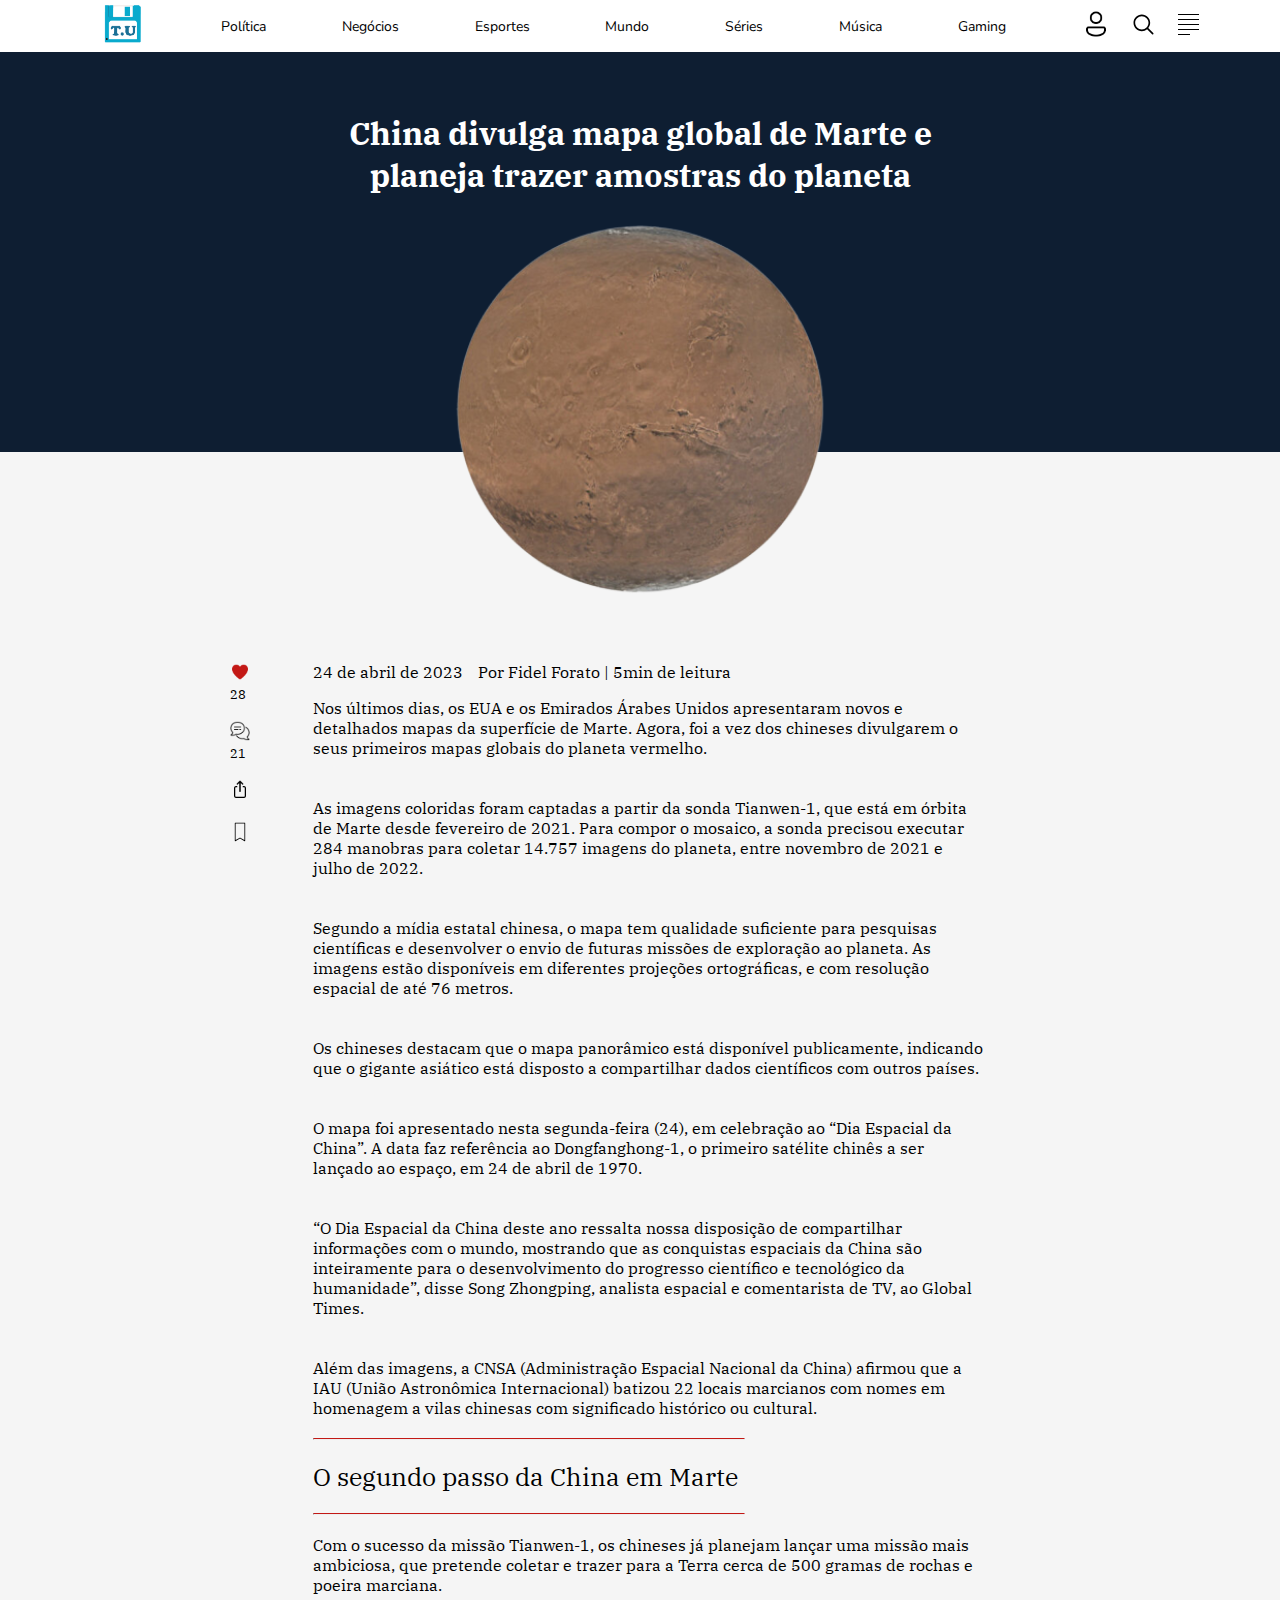
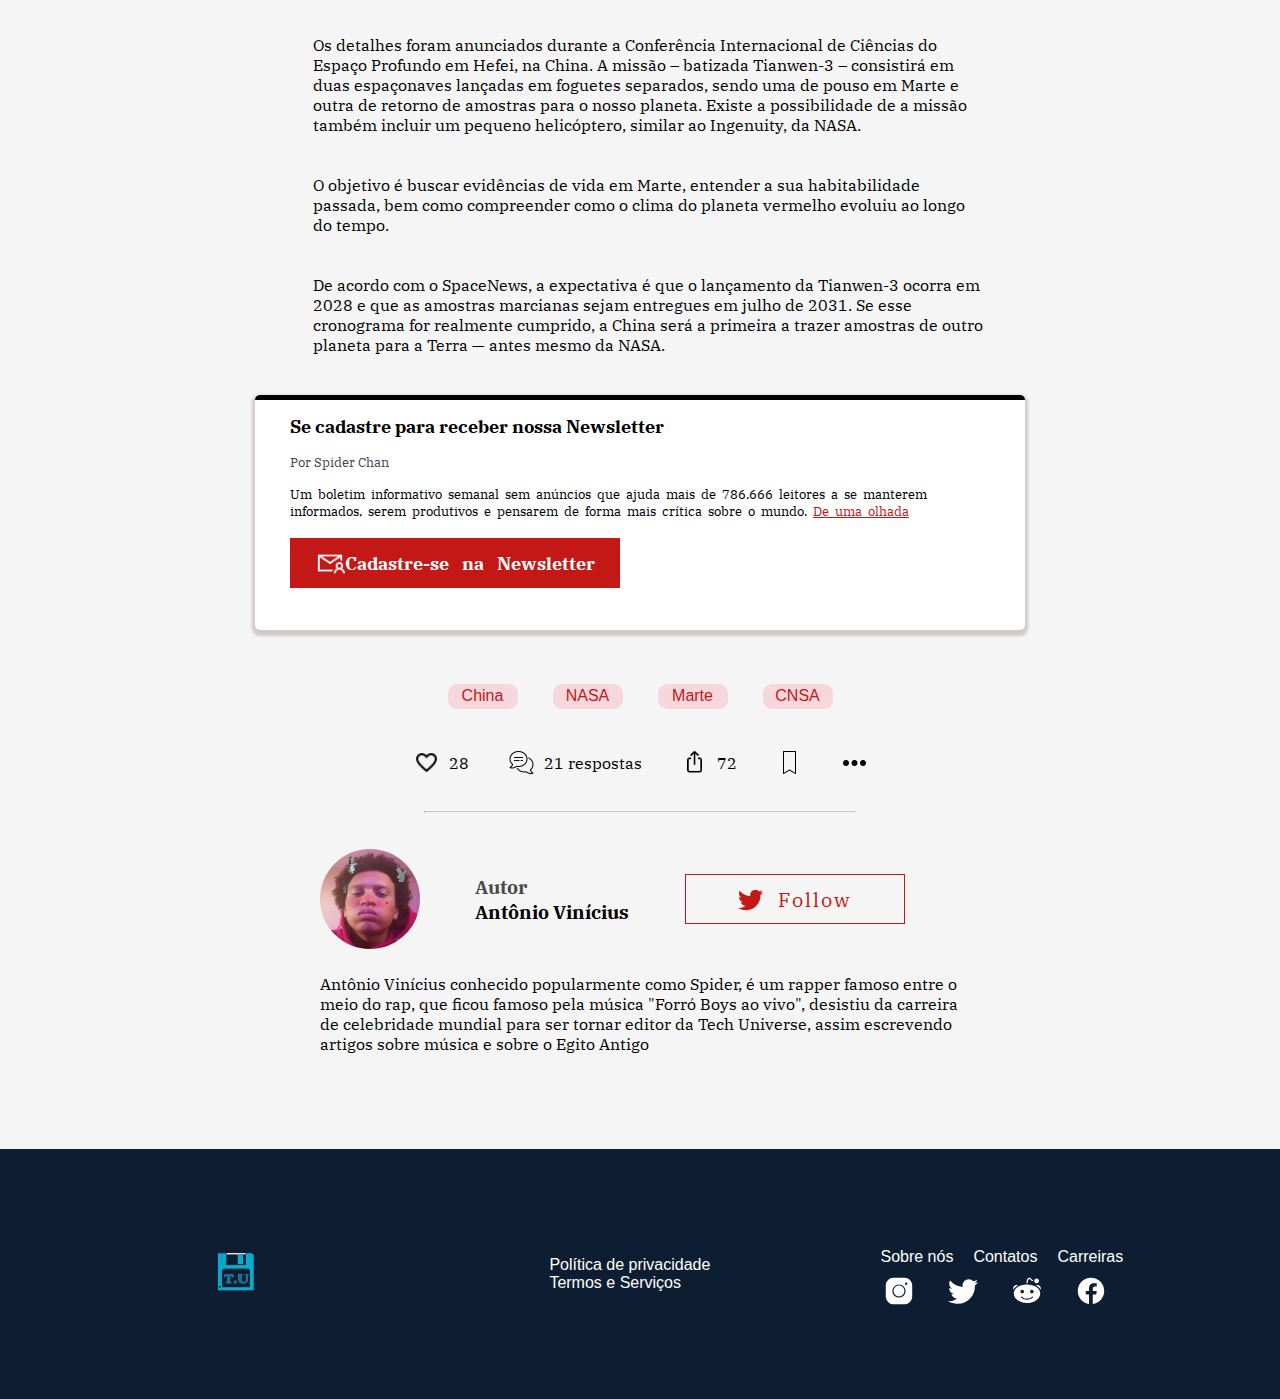
<file: noticia-china.html>
<!DOCTYPE html>
<html lang="pt-br">
<head>
    <meta charset="UTF-8">
    <meta http-equiv="X-UA-Compatible" content="IE=edge">
    <meta name="viewport" content="width=device-width, initial-scale=1.0">
    <title>Tech Universe</title>
    <link rel="stylesheet" href="style/header-footer.css">
    <link rel="stylesheet" href="style/noticia-china.css">
</head>
<body>
    <!--Começo do Header :)-->
    <header> 
        <div class="h-esquerda"> 
            <a href="index.html" target="_blank"><img src="imagens/logo/Captura_de_tela_2023-05-04_092944-removebg-preview.png" alt="" width="65px"></a>
        </div>
        <div class="h-mid">
            <ul class="nav" style="list-style-type: none;">
                <li><a href="#" target="_blank">Política</a></li>
                <li><a href="#" target="_blank">Negócios</a></li>
                <li><a href="#" target="_blank">Esportes</a></li>
                <li><a href="#" target="_blank">Mundo</a></li>
                <li><a href="#" target="_blank">Séries</a></li>
                <li><a href="#" target="_blank">Música</a></li>
                <li><a href="#" target="_blank">Gaming</a></li>
            </ul>
        </div>
        <div class="h-direita">
            <ul class="ul1" style="list-style-type: none;">
                <li><a href="cadastro-login.html"><img src="imagens/icons/icons8-usuário-48.png" alt="" width="30px"></a></li>
                <li><a href="#"><img src="imagens/icons/icons8-pesquisar.svg" alt="" width="25px"></a></li>
                <li><a href="#"><img src="imagens/icons/icons8-texto-multilinha-50.png" alt="" width="25px"></a></li>
            </ul>
        </div>
    </header> 

    <!--Final do Header-->
    <div class="corpo-noticia-top">
        <div class="fundo-noticia">
            <h1 class="titulo1">
                China divulga mapa global de Marte e planeja
                trazer amostras do planeta
            </h1>
            <img class="img-china" src="imagens/news-img/china-revela-mapa-inedito-de-marte-e-anuncia-missao-ambiciosa-ao-planeta-800x480-removebg-preview.png" alt="" height="400px">
        </div>
        <br>
    </div> <!--Final corpo noticia top-->
    <!--Corpo noticia-->
    <div class="main"> <!--Inicio Div main-->
        <div class="icons-esquerda"> <!--Padrão para todas as noticias-->
            <img src="imagens/icons/icons8-heart-30.png" alt="" height="20px"> <p class="likes-coments">28</p><br>
            <img src="imagens/icons/icons8-comentários-50.png" alt="" height="20px"><p class="likes-coments">21</p><br>
            <img src="imagens/icons/icons8-share-rounded-30.png" alt="" height="20px"> <br> <br>
            <img src="imagens/icons/icons8-save.svg" alt="" height="20px"> <br>
        </div>
        
        <div class="corpo-txt">
            <div class="txt-noticia">
                <p class="txt-baixo">24 de abril de 2023</p>
                <p class="txt-baixo">Por Fidel Forato  |  5min de leitura</p>                
                <br><br>
            </div>
            <div class="txt-noticia2">
                Nos últimos dias, os EUA e os Emirados Árabes Unidos apresentaram novos e
                detalhados mapas da superfície de Marte. Agora, foi a vez dos chineses divulgarem
                o seus primeiros mapas globais do planeta vermelho. <br>
                <br><br>
                As imagens coloridas foram captadas a partir da sonda Tianwen-1, que está em
                órbita de Marte desde fevereiro de 2021. Para compor o mosaico, a sonda precisou
                executar 284 manobras para coletar 14.757 imagens do planeta, entre novembro de
                2021 e julho de 2022. <br>
                <br><br>
                Segundo a mídia estatal chinesa, o mapa tem qualidade suficiente para pesquisas
                científicas e desenvolver o envio de futuras missões de exploração ao planeta. As
                imagens estão disponíveis em diferentes projeções ortográficas, e com resolução
                espacial de até 76 metros. <br>
                <br><br>
                Os chineses destacam que o mapa panorâmico está disponível publicamente,
                indicando que o gigante asiático está disposto a compartilhar dados científicos com
                outros países. <br>
                <br><br>
                O mapa foi apresentado nesta segunda-feira (24), em celebração ao “Dia Espacial da
                China”. A data faz referência ao Dongfanghong-1, o primeiro satélite chinês a ser 
                lançado ao espaço, em 24 de abril de 1970. <br>
                <br><br>
                “O Dia Espacial da China deste ano ressalta nossa disposição de compartilhar
                informações com o mundo, mostrando que as conquistas espaciais da China são
                inteiramente para o desenvolvimento do progresso científico e tecnológico da
                humanidade”, disse Song Zhongping, analista espacial e comentarista de TV,
                ao Global Times. <br>
                <br><br>
                Além das imagens, a CNSA (Administração Espacial Nacional da China) afirmou que
                a IAU (União Astronômica Internacional) batizou 22 locais marcianos com nomes em
                homenagem a vilas chinesas com significado histórico ou cultural. <br>
                <br>
                <hr>
                <br>
                <p class="mid-titulo">O segundo passo da China em Marte</p>
                <br>
                <hr>
                <br>
                Com o sucesso da missão Tianwen-1, os chineses já planejam lançar uma missão
                mais ambiciosa, que pretende coletar e trazer para a Terra cerca de 500 gramas de
                rochas e poeira marciana. <br>
                <br><br>
                Os detalhes foram anunciados durante a Conferência Internacional de Ciências do
                Espaço Profundo em Hefei, na China. A missão – batizada Tianwen-3 – consistirá
                em duas espaçonaves lançadas em foguetes separados, sendo uma de pouso em
                Marte e outra de retorno de amostras para o nosso planeta. Existe a possibilidade de 
                a missão também incluir um pequeno helicóptero, similar ao Ingenuity, da NASA. <br>
                <br><br>
                O objetivo é buscar evidências de vida em Marte, entender a sua habitabilidade
                passada, bem como compreender como o clima do planeta vermelho evoluiu ao
                longo do tempo. <br>
                <br><br>
                De acordo com o SpaceNews, a expectativa é que o lançamento da Tianwen-3 ocorra
                em 2028 e que as amostras marcianas sejam entregues em julho de 2031. Se esse
                cronograma for realmente cumprido, a China será a primeira a trazer amostras de
                outro planeta para a Terra — antes mesmo da NASA. <br>
                <br><br>
            </div>
        </div>
    </div> <!--final da Div main-->
    <!--TODA NOTICIA VAI TER ESSA PARTE-->
    <div class="part-baixo">
        <div class="box-newsletter"> <!--Box padrão para todas a pags de noticias-->
            <h1 class="titulo-newsletter">Se cadastre para receber nossa Newsletter</h1>
            <p class="p-newsletter">Por Spider Chan</p>
            <p class="p-newsletter2">Um boletim informativo semanal sem anúncios que ajuda mais de 786.666 leitores a se manterem informados, 
            serem produtivos e  pensarem de forma mais crítica sobre o mundo. <a class="a-newsletter" href="#"><u>De uma olhada</u></a>
            </p>
            <a href="#" class="link-button"><button class="button-newsletter"><img class="icon-mail" src="imagens/icons/icons8-mail-account-32 branco.png" alt="" height="30px"><h3 class="txt-button">Cadastre-se na Newsletter</h3></button></a>
        </div>
        <br><br><br>
        <div class="align-hashtags">
            <div class="hashtags">
                <div class="hashtag1"><a href="#"><p class="txt-hashtag">China</p></a></div>
                <div class="hashtag2"><a href="#"><p class="txt-hashtag">NASA</p></a></div>
                <div class="hashtag3"><a href="#"><p class="txt-hashtag">Marte</p></a></div>
                <div class="hashtag4"><a href="#"><p class="txt-hashtag">CNSA</p></a></div>
            </div>
        </div>
        
        <br><br>

        <div class="align-icons-final">
            <div class="icons-final">
                <div class="div-icons-final">
                    <img class="icons-final1" src="imagens/icons/icons8-heart-24.png" alt="" height="25px"><p class="txt-final1">28</p>
                </div>
                <div class="div-icons-final">
                    <img class="icons-final2" src="imagens/icons/icons8-comentários-50.png" alt="" height="25px"><p class="txt-final1">21 respostas</p>
                </div>
                <div class="div-icons-final">
                    <img class="icons-final3" src="imagens/icons/icons8-share-rounded-30.png" alt="" height="25px"><p class="txt-final1">72</p>
                </div>
                <img class="icons-final4" src="imagens/icons/icons8-save.svg" alt="" height="25px">
                <img class="icons-final5" src="imagens/icons/icons8-ellipsis-50.png" alt="" height="25px">
            </div>
        </div>
        
        <br><br>
        <hr class="hr2">
        <br><br>
        <div class="autor"> <!--Parte personalizavel, autor-->
            <div class="infos-autor">
                <img src="imagens/icons/spiggas.jpg" alt="" class="foto-autor" height="100px" width="100px">
                
                <div class="infos-autor1">
                    <h3 class="titulo-autor">Autor</h3>
                    <h1 class="nome-autor">Antônio Vinícius</h1>
                </div>

                <a href="#" class="link-autor"><button class="button-follow"><img class="icon-tt" src="imagens/icons/icons8-twitter-50.png" alt="" height="25px"><p class="p-follow">Follow</p></button></a>
                <br>
            </div>
            <p class="txt-autor">Antônio Vinícius conhecido popularmente como Spider, é um rapper
                famoso entre o meio do rap, que ficou famoso pela música
                "Forró Boys ao vivo", desistiu da carreira de celebridade mundial
                para ser tornar editor da Tech Universe, assim escrevendo artigos
                sobre música e sobre o Egito Antigo
            </p>
        </div>
    </div> <!--Fim da Div Box Letter-->
    <!-- inicio do footer -->
        <footer>
            <div class="footer-esquerda">
                <a href="index.html" target="_blank"><img src="imagens/logo/Captura_de_tela_2023-05-04_092944-removebg-preview.png" alt="" width="65px"></a>
            </div>
            <div class="footer-mid">
                <ul class ="lista1-footer" style="list-style-type: none;">
                    <li><a style = "color: white; text-decoration: none;"  href="politica-privacidade.html">Política de privacidade</a></li>
                    <li><a style = "color: white; text-decoration: none;" href="termos-servicos.html">Termos e Serviços</a></li>
                </ul>
            </div>
            <div class="footer-direita">
                <div class="ul-cima">
                    <ul class="lista2-footer" style="list-style-type: none;">
                        <li><a style = "color: white; text-decoration: none;"  href="sobre-nos.html">Sobre nós</a></li>
                        <li><a style = "color: white; text-decoration: none;" href="#">Contatos</a></li>
                        <li><a style = "color: white; text-decoration: none;" href="#">Carreiras</a></li>
                    </ul>
                </div>
                <div class="logos-footer">
                    <ul style="list-style-type: none;">
                    <li><a href="#"><img src="imagens/icons/icons8-instagram.svg" alt="instagram" width="30px"></a></li>
                    <li><a href="#"><img src="imagens/icons/icons8-twitter (1).svg" alt="twitter" width="30px"></a></li>
                    <li><a href="#"><img src="imagens/icons/icons8-reddit.svg" alt="reddit" width="30px"></a></li>
                    <li><a href="#"><img src="imagens/icons/icons8-facebook.svg" alt="facebook" width="30px"></a></li>
                    </ul>
                </div>
            </div>
        </footer>
        <!-- final do footer -->
</body>
</html>
</file>
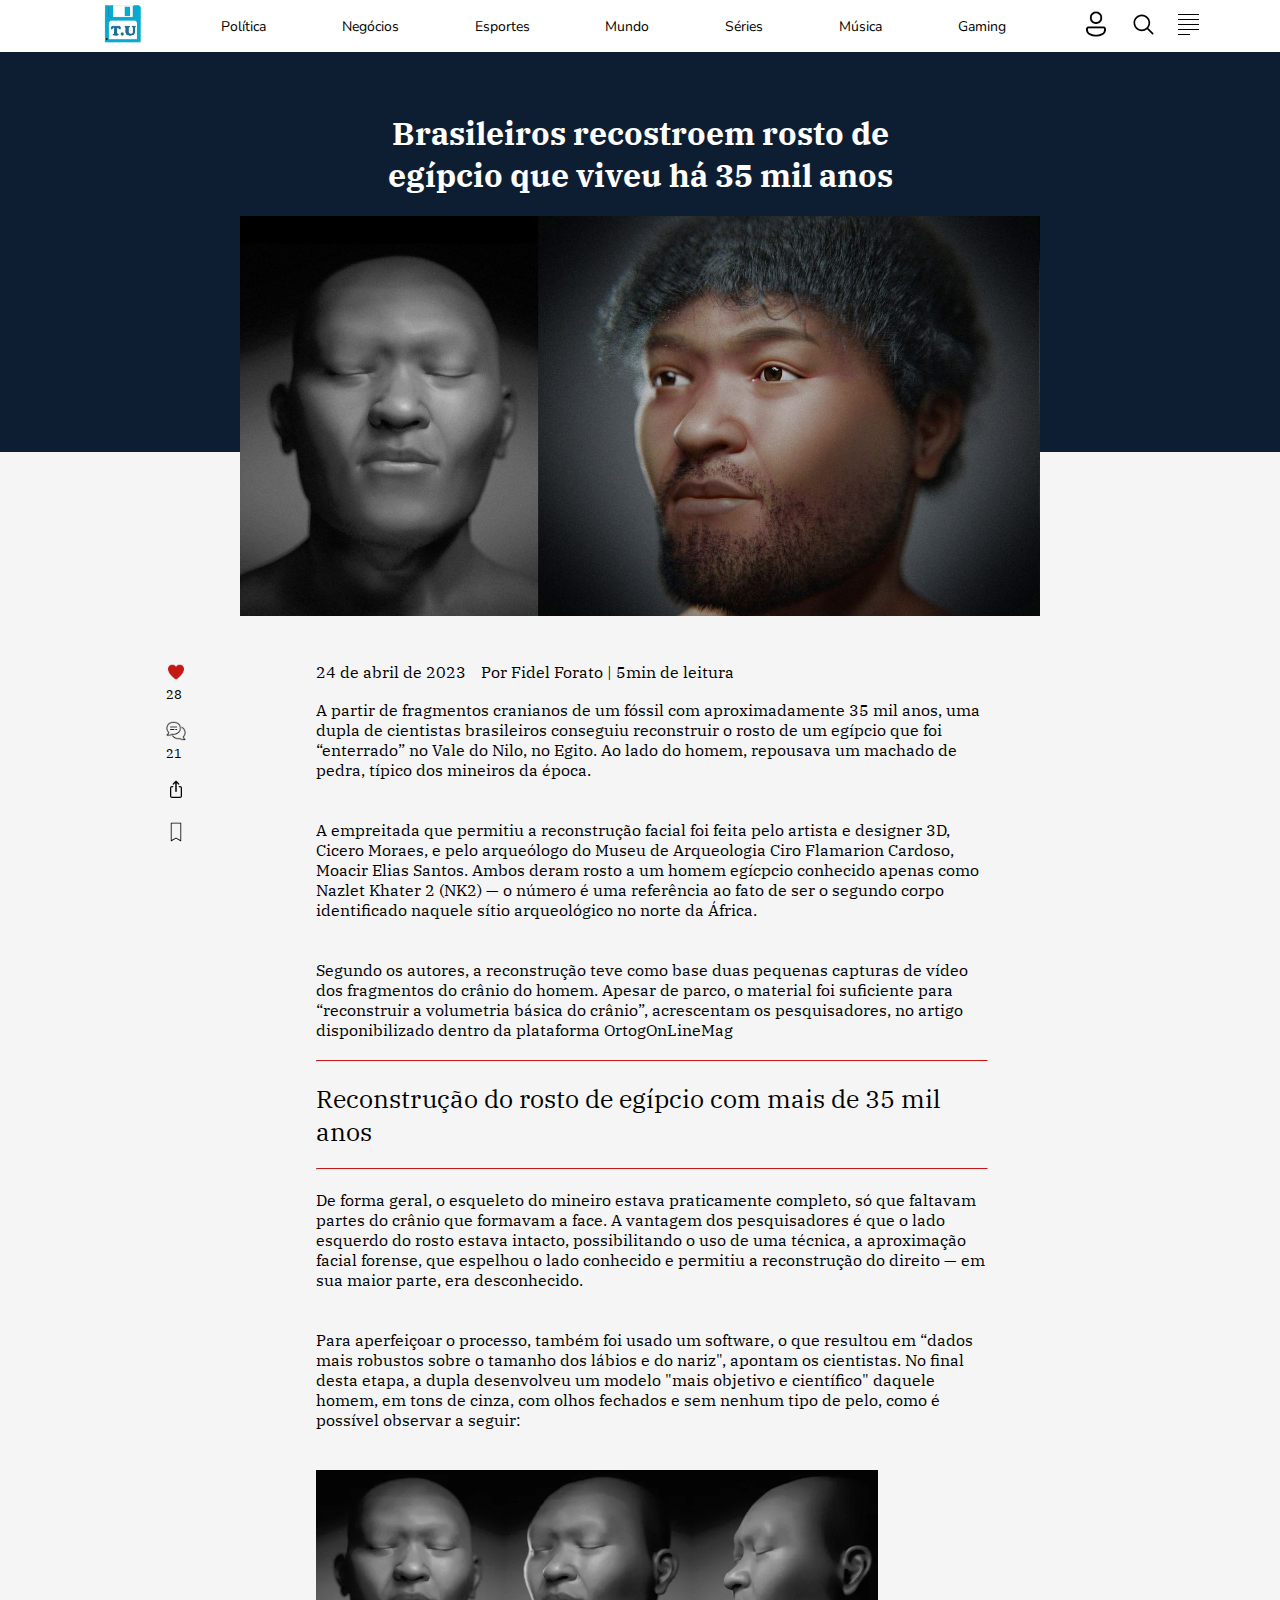
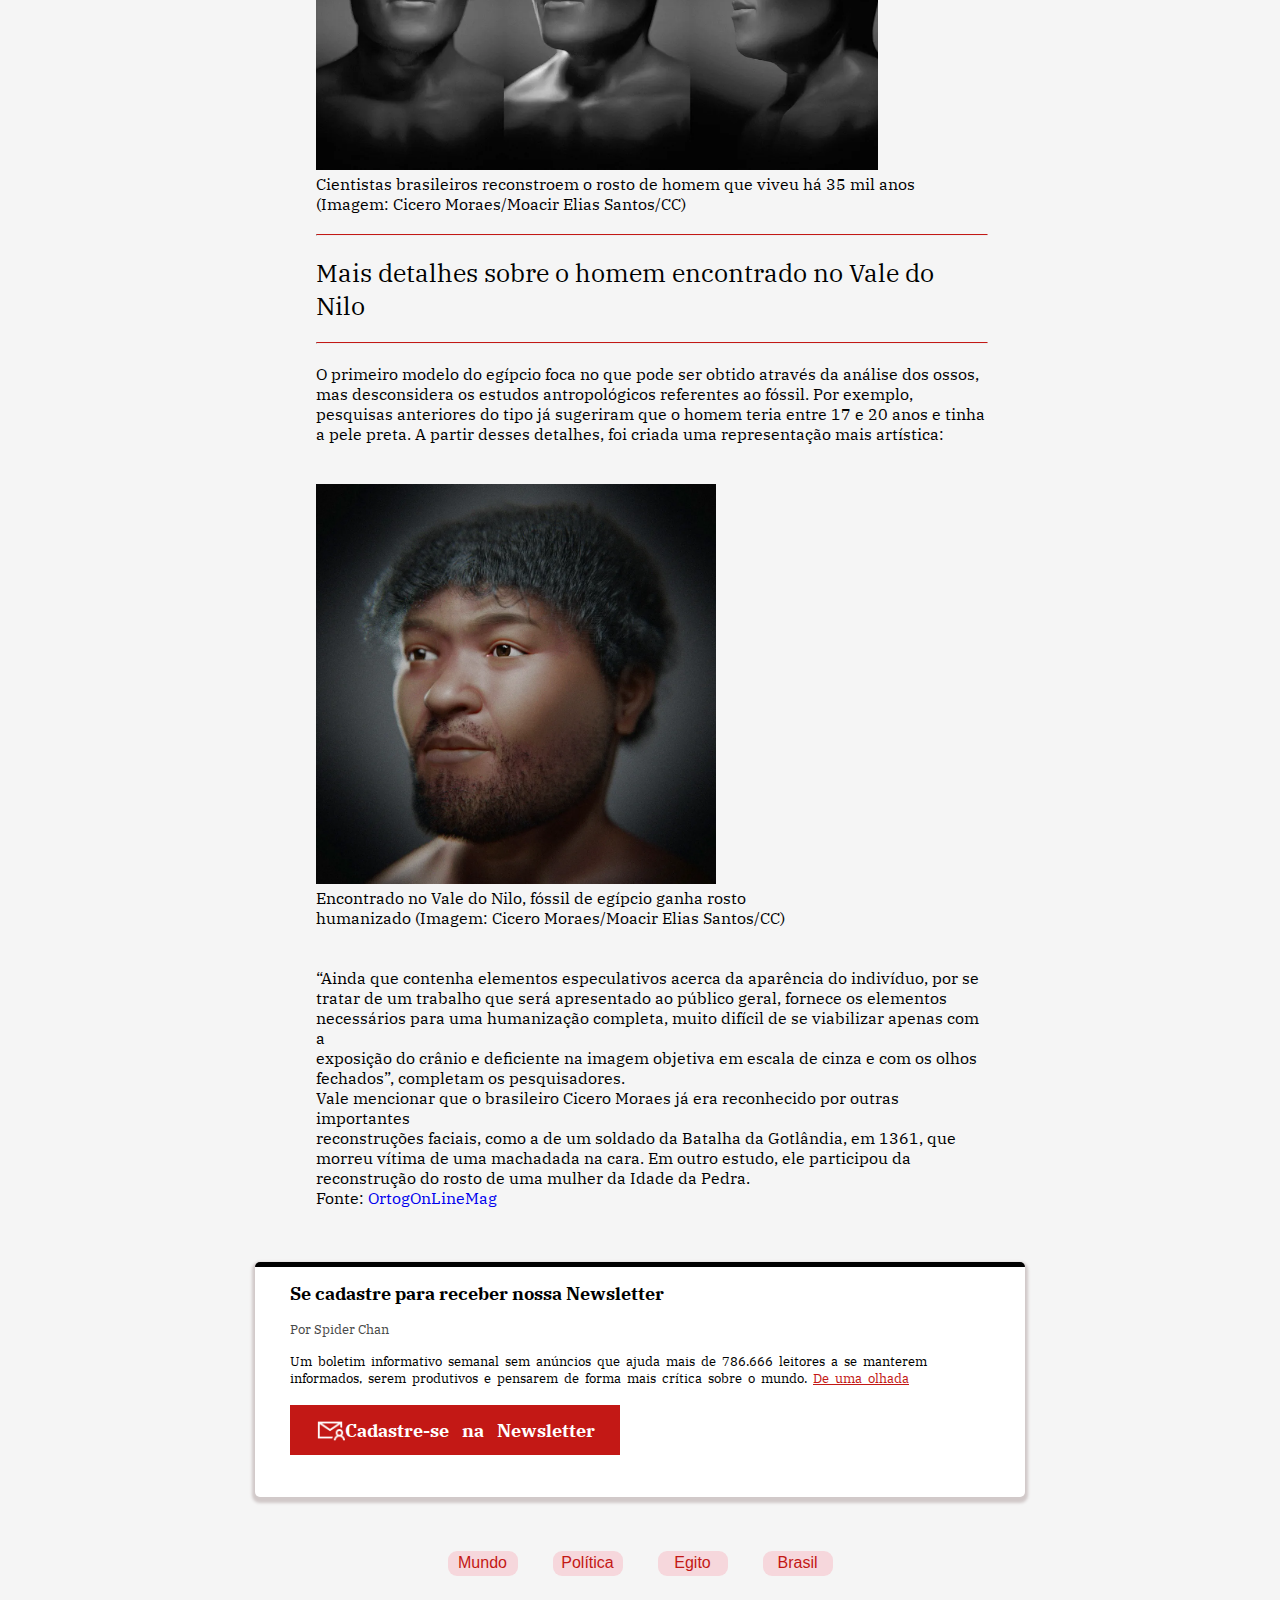
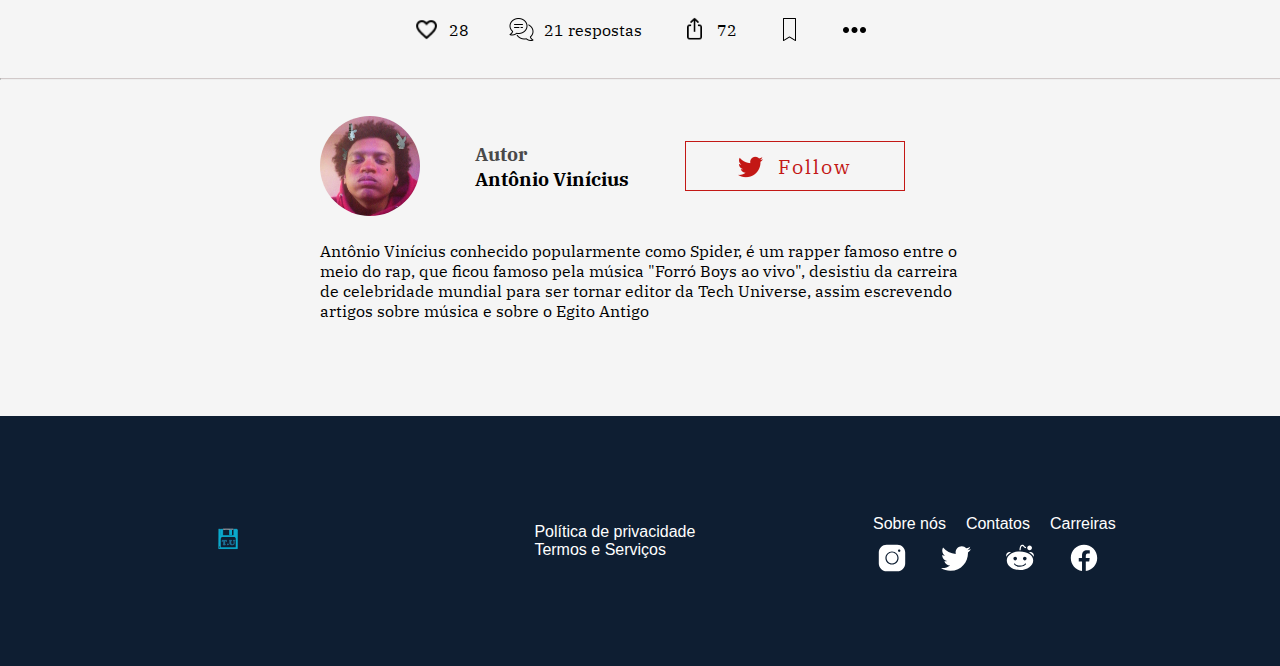
<file: noticia-egito.html>
<!DOCTYPE html>
<html lang="pt-br">
<head>
    <meta charset="UTF-8">
    <meta http-equiv="X-UA-Compatible" content="IE=edge">
    <meta name="viewport" content="width=device-width, initial-scale=1.0">
    <title>Tech Universe</title>
    <link rel="stylesheet" href="style/header-footer.css">
    <link rel="stylesheet" href="style/noticia-egito.css">
</head>
<body>
    <!--Começo do Header :)-->
    <header> 
        <div class="h-esquerda"> 
            <a href="index.html" target="_blank"><img src="imagens/logo/Captura_de_tela_2023-05-04_092944-removebg-preview.png" alt="" width="65px"></a>
        </div>
        <div class="h-mid">
            <ul class="nav" style="list-style-type: none;">
                <li><a href="#" target="_blank">Política</a></li>
                <li><a href="#" target="_blank">Negócios</a></li>
                <li><a href="#" target="_blank">Esportes</a></li>
                <li><a href="#" target="_blank">Mundo</a></li>
                <li><a href="#" target="_blank">Séries</a></li>
                <li><a href="#" target="_blank">Música</a></li>
                <li><a href="#" target="_blank">Gaming</a></li>
            </ul>
        </div>
        <div class="h-direita">
            <ul class="ul1" style="list-style-type: none;">
                <li><a href="cadastro-login.html"><img src="imagens/icons/icons8-usuário-48.png" alt="" width="30px"></a></li>
                <li><a href="#"><img src="imagens/icons/icons8-pesquisar.svg" alt="" width="25px"></a></li>
                <li><a href="#"><img src="imagens/icons/icons8-texto-multilinha-50.png" alt="" width="25px"></a></li>
            </ul>
        </div>
    </header> 

    <!--Final do Header-->

    <!--Corpo notícia-->
    <div class="corpo-noticia-top">
        <div class="fundo-noticia">
            <h1 class="titulo1">
                Brasileiros recostroem rosto de <br>
                egípcio que viveu há 35 mil anos
            </h1>
            <img class="img-egito1" src="imagens/news-img/Brasileiros reconstroem....jpeg" alt="" height="400px">        </div>
        <br>
    </div>
     <!--Final corpo noticia top-->
    <div class="main"> <!--inicio da Div principal-->
        <div class="icons-esquerda"> <!--Padrão para todas as noticias-->
            <img src="imagens/icons/icons8-heart-30.png" alt="" height="20px"> <p class="likes-coments">28</p><br>
            <img src="imagens/icons/icons8-comentários-50.png" alt="" height="20px"><p class="likes-coments">21</p><br>
            <img src="imagens/icons/icons8-share-rounded-30.png" alt="" height="20px"> <br> <br>
            <img src="imagens/icons/icons8-save.svg" alt="" height="20px"> <br>
        </div>
        
        <div class="corpo-txt">
            <div class="txt-noticia">
                <p class="txt-baixo">24 de abril de 2023</p>
                <p class="txt-baixo2">Por Fidel Forato  |  5min de leitura</p>
            </div>
            <br>
            <div class="txt-noticia2">
                <p>
                    A partir de fragmentos cranianos de um fóssil com aproximadamente 35 mil anos, uma
                    dupla de cientistas brasileiros conseguiu reconstruir o rosto de um egípcio que foi
                    “enterrado” no Vale do Nilo, no Egito. Ao lado do homem, repousava um machado de
                    pedra, típico dos mineiros da época. <br>
                    <br><br> <!--2 br padrões-->
                    A empreitada que permitiu a reconstrução facial foi feita pelo artista e designer 3D,
                    Cicero Moraes, e pelo arqueólogo do Museu de Arqueologia Ciro Flamarion Cardoso,
                    Moacir Elias Santos. Ambos deram rosto a um homem egícpcio conhecido apenas como
                    Nazlet Khater 2 (NK2) — o número é uma referência ao fato de ser o segundo corpo
                    identificado naquele sítio arqueológico no norte da África.
                    <br><br><br>
                    Segundo os autores, a reconstrução teve como base duas pequenas capturas de vídeo
                    dos fragmentos do crânio do homem. Apesar de parco, o material foi suficiente para
                    “reconstruir a volumetria básica do crânio”, acrescentam os pesquisadores, no artigo
                    disponibilizado dentro da plataforma OrtogOnLineMag <br>
                </p>
                    <br>
                    <hr> <!--Hr padrão= border-top: 1px solid #C31815;-->
                    <br>
                    <p class="mid-titulo">Reconstrução do rosto de egípcio com mais de 35 mil anos</p>
                    <br>
                    <hr>
                    <br>
                <p>
                    De forma geral, o esqueleto do mineiro estava praticamente completo, só que faltavam
                    partes do crânio que formavam a face. A vantagem dos pesquisadores é que o lado
                    esquerdo do rosto estava intacto, possibilitando o uso de uma técnica, a aproximação
                    facial forense, que espelhou o lado conhecido e permitiu a reconstrução do direito — em
                    sua maior parte, era desconhecido. <br>
                    <br><br>
                    Para aperfeiçoar o processo, também foi usado um software, o que resultou em “dados
                    mais robustos sobre o tamanho dos lábios e do nariz", apontam os cientistas. No final
                    desta etapa, a dupla desenvolveu um modelo "mais objetivo e científico" daquele homem,
                    em tons de cinza, com olhos fechados e sem nenhum tipo de pelo, como é possível
                    observar a seguir: <br>
                    <br><br>
                </p>
                
                <img class="img-egito2"src="imagens/news-img/i728548.jpeg" alt="" height="300px">
                <br> <!--Padrão de 1 'br' para toda texto abaixo de uma imagem, se houver-->
                <p class="txt-baixo3">
                    Cientistas brasileiros reconstroem o rosto de homem que viveu há 35 mil anos <br>
                    (Imagem: Cicero Moraes/Moacir Elias Santos/CC)
                </p> 
                <br>
                <hr>
                <br>
                <p class="mid-titulo2">Mais detalhes sobre o homem encontrado no Vale do Nilo</p>
                <br>
                <hr>
                <br>
                <p>
                    O primeiro modelo do egípcio foca no que pode ser obtido através da análise dos ossos, <br>
                    mas desconsidera os estudos antropológicos referentes ao fóssil. Por exemplo, <br>
                    pesquisas anteriores do tipo já sugeriram que o homem teria entre 17 e 20 anos e tinha <br>
                    a pele preta. A partir desses detalhes, foi criada uma representação mais artística: <br>
                <br><br>
                </p>
                <img class="img-egito2"src="imagens/news-img/i728550.jpeg" alt="" height="400px">
                <br>
                <p class="txt-baixo4">Encontrado no Vale do Nilo, fóssil de egípcio ganha rosto <br>
                humanizado (Imagem: Cicero Moraes/Moacir Elias Santos/CC)</p>
                <br><br>
                <p>
                    “Ainda que contenha elementos especulativos acerca da aparência do indivíduo, por se <br>
                    tratar de um trabalho que será apresentado ao público geral, fornece os elementos <br>
                    necessários para uma humanização completa, muito difícil de se viabilizar apenas com a <br> 
                    exposição do crânio e deficiente na imagem objetiva em escala de cinza e com os olhos <br>
                    fechados”, completam os pesquisadores. <br>
                    Vale mencionar que o brasileiro Cicero Moraes já era reconhecido por outras importantes <br>
                    reconstruções faciais, como a de um soldado da Batalha da Gotlândia, em 1361, que <br>
                    morreu vítima de uma machadada na cara. Em outro estudo, ele participou da <br>
                    reconstrução do rosto de uma mulher da Idade da Pedra. <br>
                    Fonte: <a href="http://ortogonline.com/doc/pt_br/OrtogOnLineMag/6/NazletKhater2.html" target="_blank" rel="noopener noreferrer">OrtogOnLineMag</a>
                    <!--Padrão de cor de link: #C31815-->
                </p>
            </div>
        </div>
    </div>
    <br><br><br>
    <!--TODA NOTICIA VAI TER ESSA PARTE-->
    <div class="part-baixo">
        <div class="box-newsletter"> <!--Box padrão para todas a pags de noticias-->
            <h1 class="titulo-newsletter">Se cadastre para receber nossa Newsletter</h1>
            <p class="p-newsletter">Por Spider Chan</p>
            <p class="p-newsletter2">Um boletim informativo semanal sem anúncios que ajuda mais de 786.666 leitores a se manterem informados, 
            serem produtivos e  pensarem de forma mais crítica sobre o mundo. <a class="a-newsletter" href="#"><u>De uma olhada</u></a>
            </p>
            <a href="#" class="link-button"><button class="button-newsletter"><img class="icon-mail" src="imagens/icons/icons8-mail-account-32 branco.png" alt="" height="30px"><h3 class="txt-button">Cadastre-se na Newsletter</h3></button></a>
        </div>
        <br><br><br>
        <div class="align-hashtags">
            <div class="hashtags">
                <div class="hashtag1"><a href="#"><p class="txt-hashtag">Mundo</p></a></div>
                <div class="hashtag2"><a href="#"><p class="txt-hashtag">Política</p></a></div>
                <div class="hashtag3"><a href="#"><p class="txt-hashtag">Egito</p></a></div>
                <div class="hashtag4"><a href="#"><p class="txt-hashtag">Brasil</p></a></div>
            </div>
        </div>
        
        <br><br>

        <div class="align-icons-final">
            <div class="icons-final">
                <div class="div-icons-final">
                    <img class="icons-final1" src="imagens/icons/icons8-heart-24.png" alt="" height="25px"><p class="txt-final1">28</p>
                </div>
                <div class="div-icons-final">
                    <img class="icons-final2" src="imagens/icons/icons8-comentários-50.png" alt="" height="25px"><p class="txt-final1">21 respostas</p>
                </div>
                <div class="div-icons-final">
                    <img class="icons-final3" src="imagens/icons/icons8-share-rounded-30.png" alt="" height="25px"><p class="txt-final1">72</p>
                </div>
                <img class="icons-final4" src="imagens/icons/icons8-save.svg" alt="" height="25px">
                <img class="icons-final5" src="imagens/icons/icons8-ellipsis-50.png" alt="" height="25px">
            </div>
        </div>
        
        <br><br>
        <hr class="hr2">
        <br><br>
        <div class="autor"> <!--Parte personalizavel, autor-->
            <div class="infos-autor">
                <img src="imagens/icons/spiggas.jpg" alt="" class="foto-autor" height="100px" width="100px">
                
                <div class="infos-autor1">
                    <h3 class="titulo-autor">Autor</h3>
                    <h1 class="nome-autor">Antônio Vinícius</h1>
                </div>

                <a href="#" class="link-autor"><button class="button-follow"><img class="icon-tt" src="imagens/icons/icons8-twitter-50.png" alt="" height="25px"><p class="p-follow">Follow</p></button></a>
                <br>
            </div>
            <p class="txt-autor">Antônio Vinícius conhecido popularmente como Spider, é um rapper
                famoso entre o meio do rap, que ficou famoso pela música
                "Forró Boys ao vivo", desistiu da carreira de celebridade mundial
                para ser tornar editor da Tech Universe, assim escrevendo artigos
                sobre música e sobre o Egito Antigo
            </p>
        </div>
    </div> <!--Fim da Div Box Letter-->
 <!--fim da Div principal-->

    <!--Corpo notícia-->

    <!-- inicio do footer -->
    <footer>
        <div class="footer-esquerda">
            <a href="index.html" target="_blank"><img src="imagens/logo/Captura_de_tela_2023-05-04_092944-removebg-preview.png" alt="" width="35px"></a>
        </div>
        <div class="footer-mid">
            <ul class ="lista1-footer" style="list-style-type: none;">
                <li><a style = "color: white; text-decoration: none;"  href="politica-privacidade.html">Política de privacidade</a></li>
                <li><a style = "color: white; text-decoration: none;" href="termos-servicos.html">Termos e Serviços</a></li>
            </ul>
        </div>
        <div class="footer-direita">
            <div class="ul-cima">
                <ul class="lista2-footer" style="list-style-type: none;">
                    <li><a style = "color: white; text-decoration: none;" href="sobre-nos.html">Sobre nós</a></li>
                    <li><a style = "color: white; text-decoration: none;" href="#">Contatos</a></li>
                    <li><a style = "color: white; text-decoration: none;" href="#">Carreiras</a></li>
                </ul>
            </div>
            <div class="logos-footer">
                <ul style="list-style-type: none;">
                <li><a href="#"><img src="imagens/icons/icons8-instagram.svg" alt="instagram" width="30px"></a></li>
                <li><a href="#"><img src="imagens/icons/icons8-twitter (1).svg" alt="twitter" width="30px"></a></li>
                <li><a href="#"><img src="imagens/icons/icons8-reddit.svg" alt="reddit" width="30px"></a></li>
                <li><a href="#"><img src="imagens/icons/icons8-facebook.svg" alt="facebook" width="30px"></a></li>
                </ul>
            </div>
        </div>
    </footer>
    <!-- final do footer -->
</body>
</html>
</file>
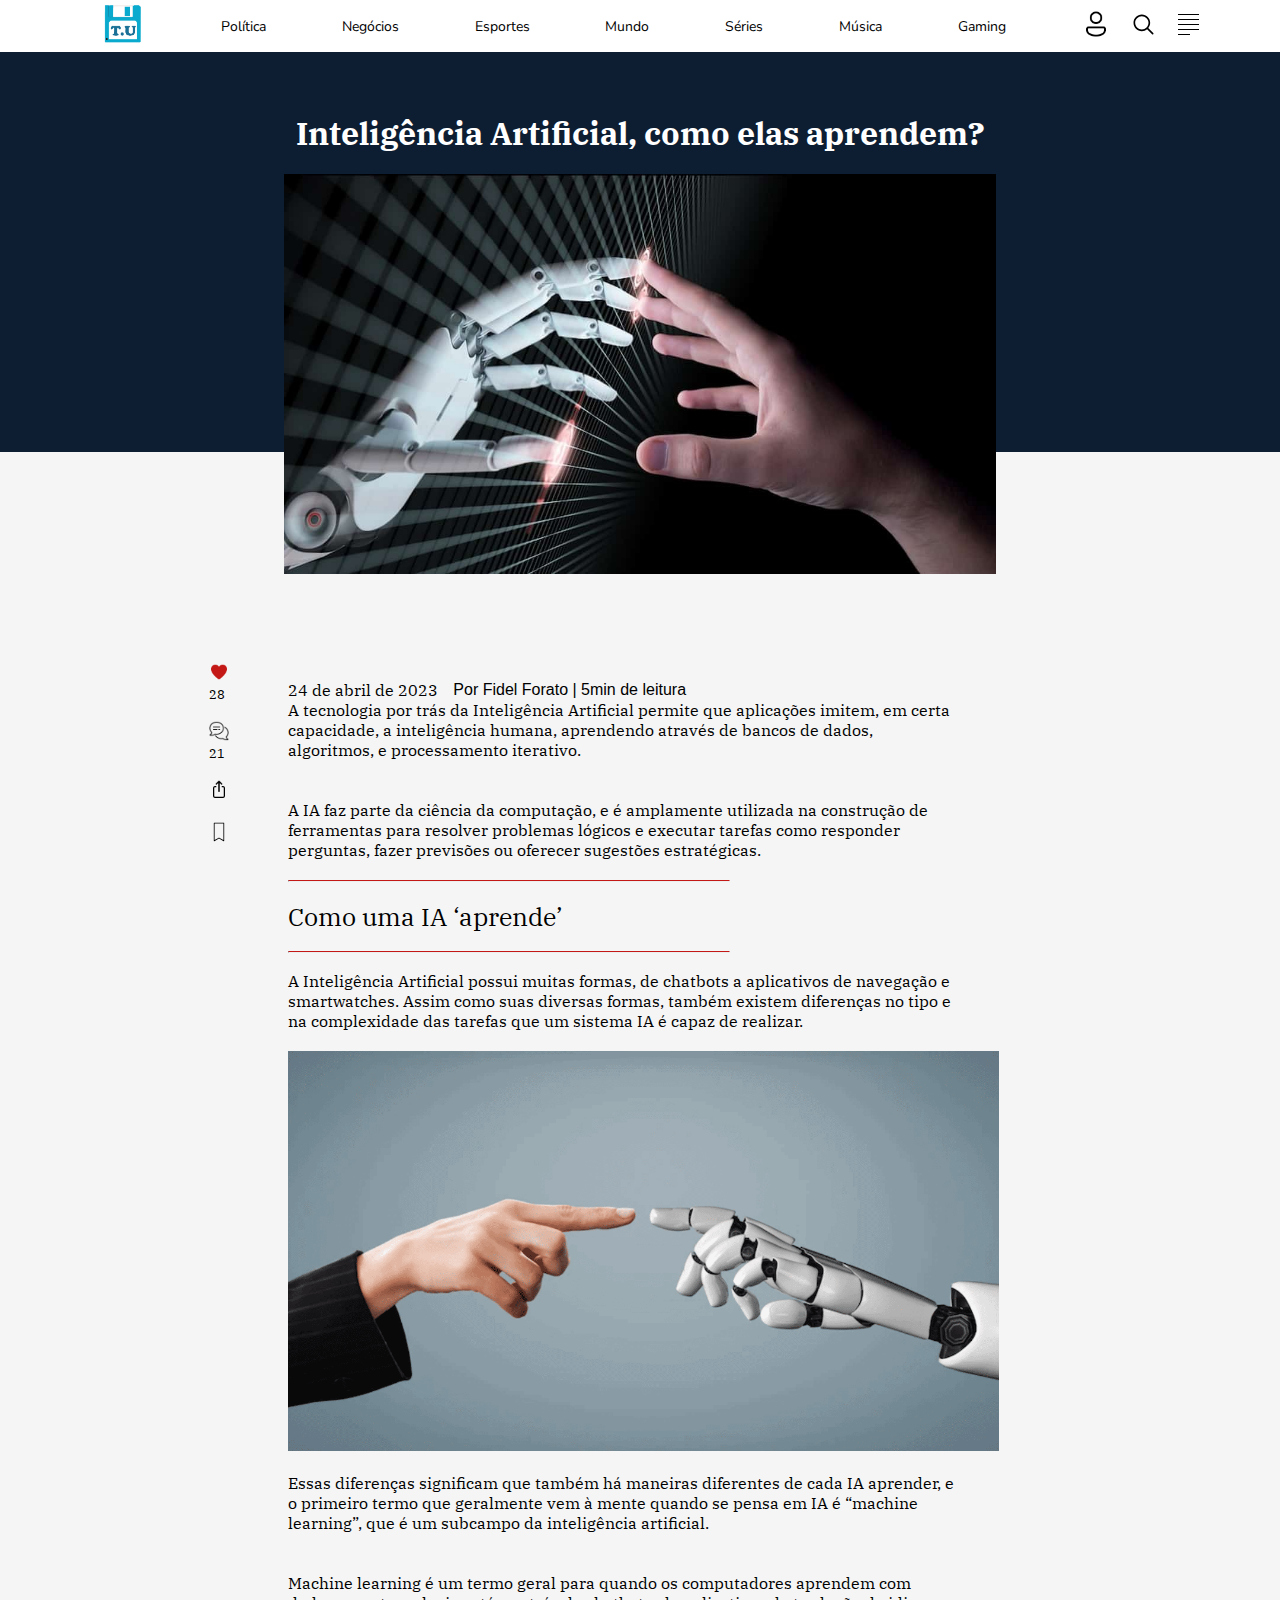
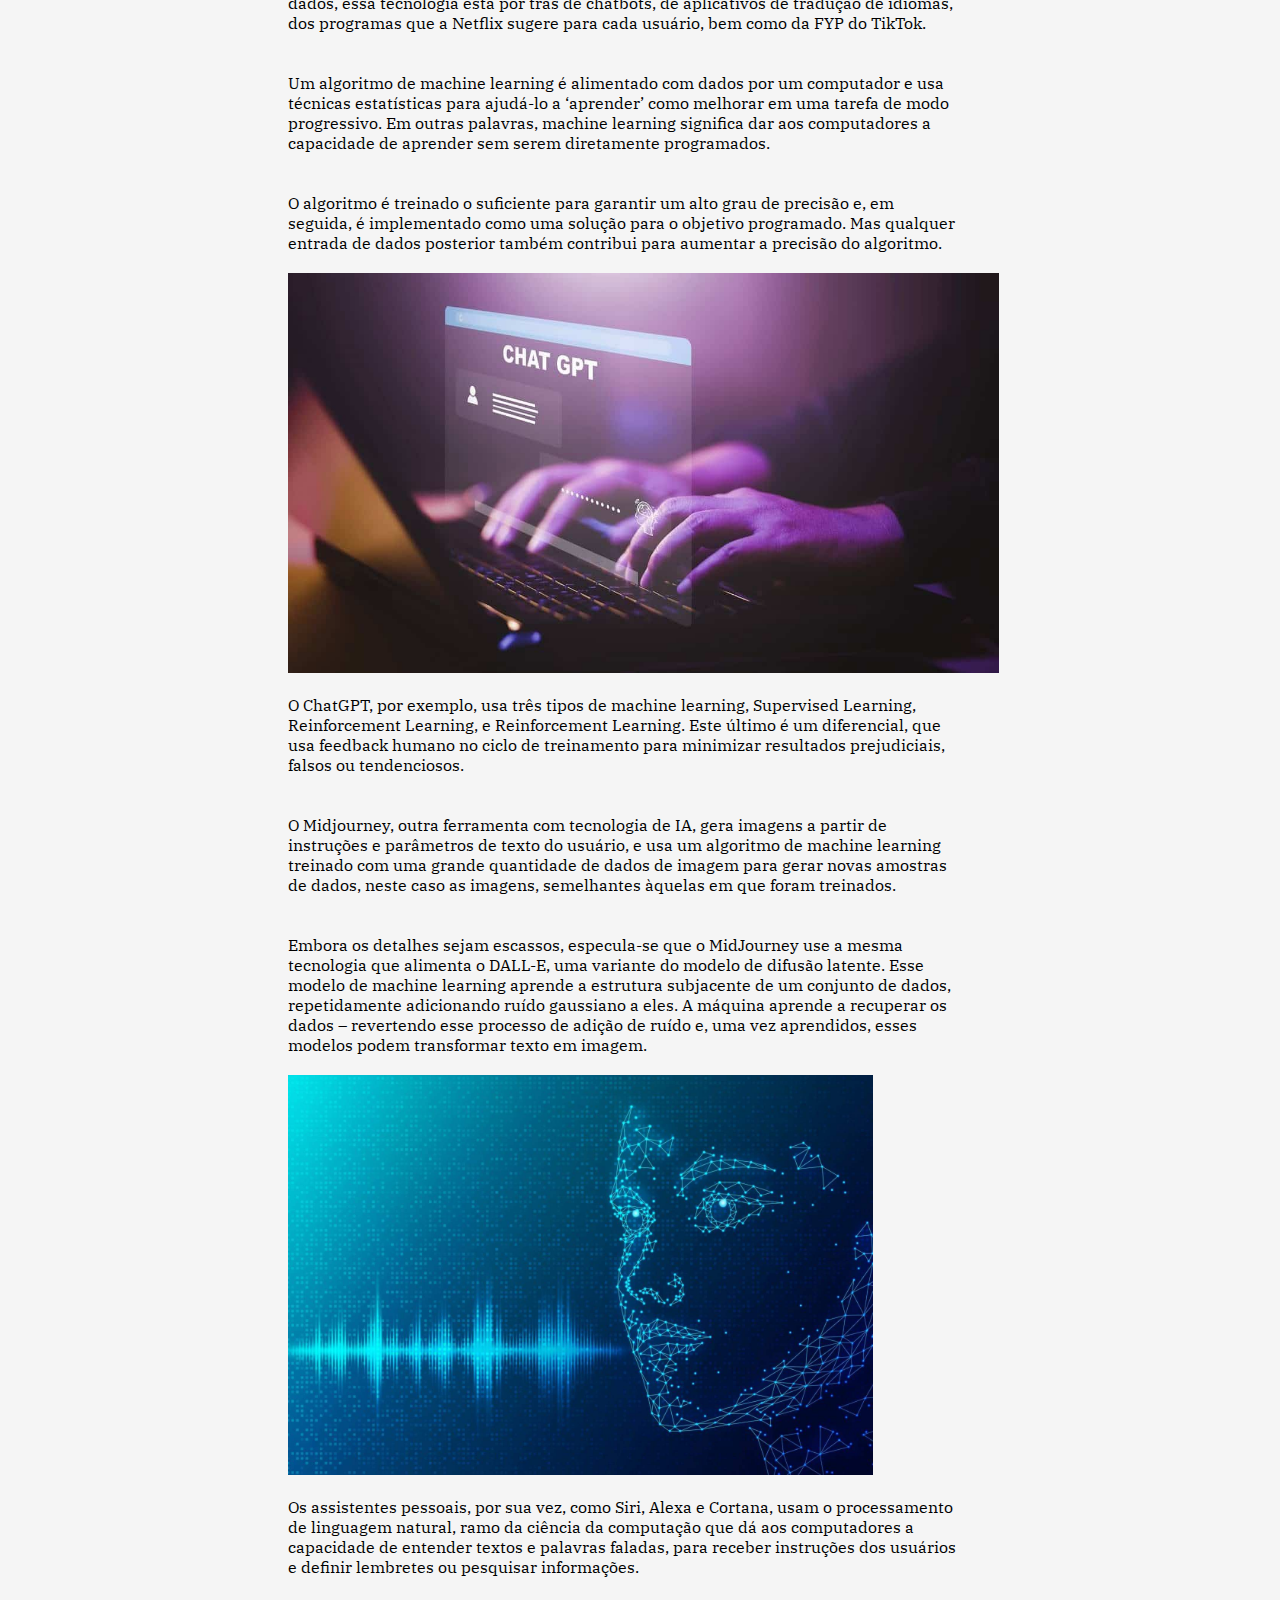
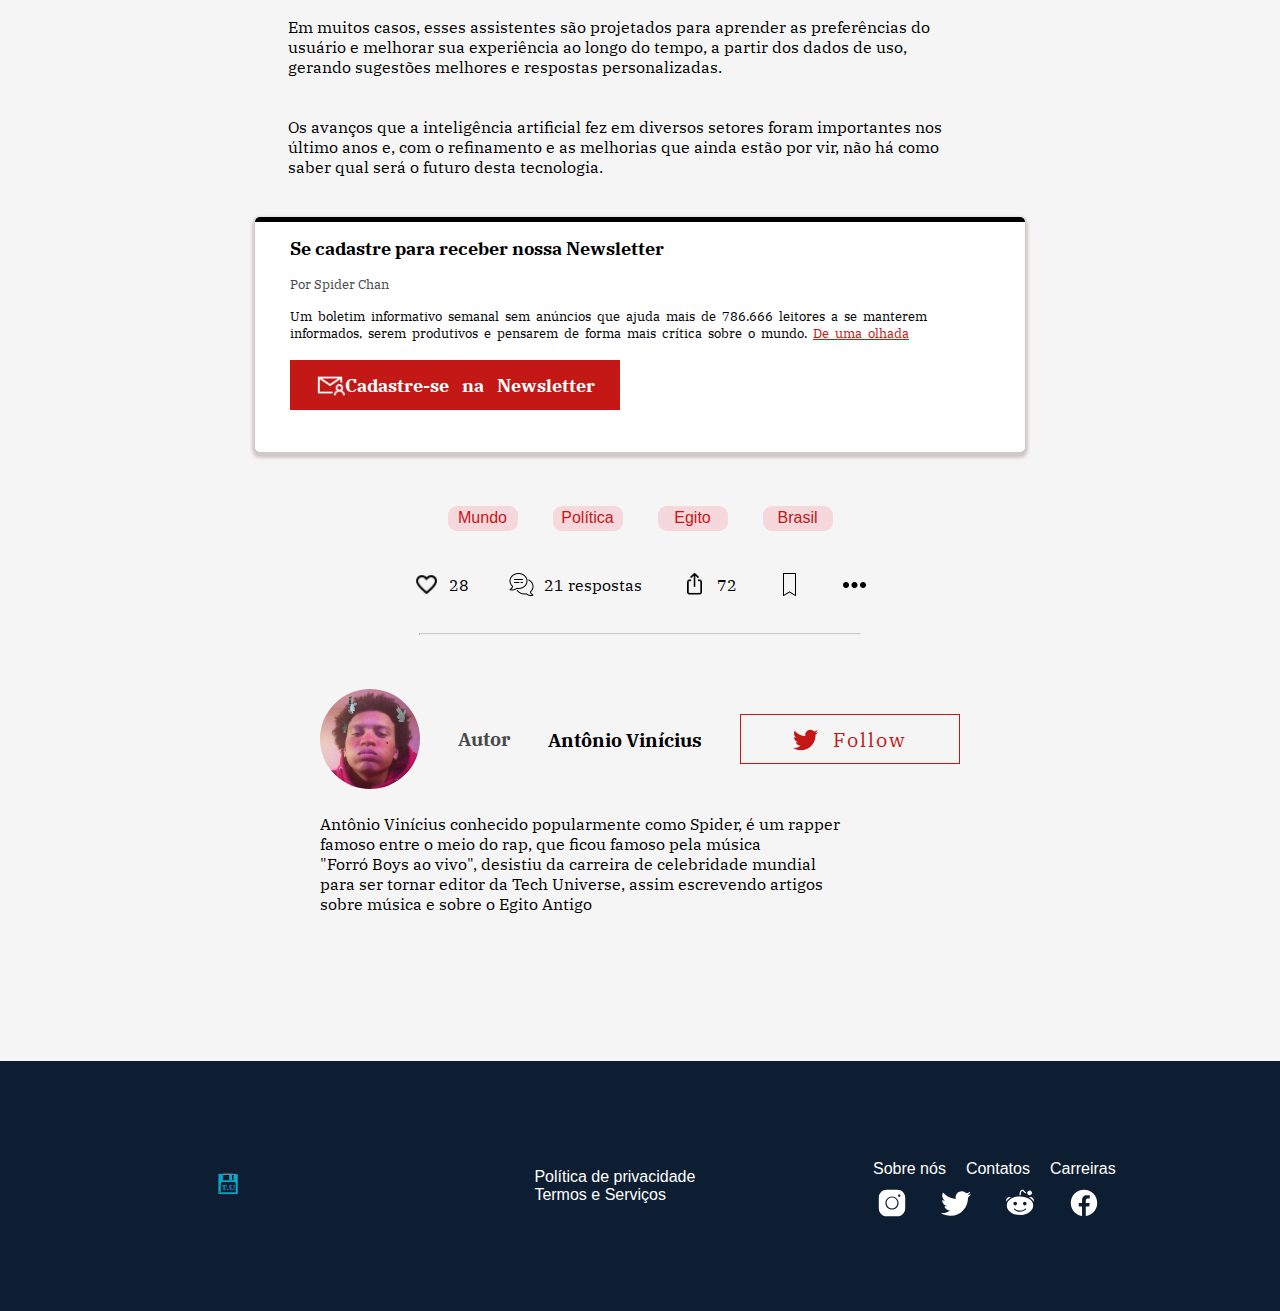
<file: noticia-IA-como-aprendem.html>
<!DOCTYPE html>
<html lang="pt-br">
<head>
    <meta charset="UTF-8">
    <meta http-equiv="X-UA-Compatible" content="IE=edge">
    <meta name="viewport" content="width=device-width, initial-scale=1.0">
    <title>Tech Universe</title>
    <link rel="stylesheet" href="style/header-footer.css">
    <link rel="stylesheet" href="style/noticia-IA-como-aprendem.css">
</head>
<body>
    <!--Começo do Header :)-->
    <header> 
        <div class="h-esquerda"> 
            <a href="index.html" target="_blank"><img src="imagens/logo/Captura_de_tela_2023-05-04_092944-removebg-preview.png" alt="" width="65px"></a>
        </div>
        <div class="h-mid">
            <ul class="nav" style="list-style-type: none;">
                <li><a href="#" target="_blank">Política</a></li>
                <li><a href="#" target="_blank">Negócios</a></li>
                <li><a href="#" target="_blank">Esportes</a></li>
                <li><a href="#" target="_blank">Mundo</a></li>
                <li><a href="#" target="_blank">Séries</a></li>
                <li><a href="#" target="_blank">Música</a></li>
                <li><a href="#" target="_blank">Gaming</a></li>
            </ul>
        </div>
        <div class="h-direita">
            <ul class="ul1" style="list-style-type: none;">
                <li><a href="cadastro-login.html"><img src="imagens/icons/icons8-usuário-48.png" alt="" width="30px"></a></li>
                <li><a href="#"><img src="imagens/icons/icons8-pesquisar.svg" alt="" width="25px"></a></li>
                <li><a href="#"><img src="imagens/icons/icons8-texto-multilinha-50.png" alt="" width="25px"></a></li>
            </ul>
        </div>
    </header> 
    <!--Final do Header-->
    <div class="corpo-noticia-top"> <!--Inicio corpo top-->
        <div class="fundo-noticia">
            <h1 class="titulo1">
                Inteligência Artificial, como elas aprendem?
            </h1>
            <img class="img-ia" src="imagens/news-img/como-a-IA-aprende-maxuser-via-shutterstock.jpg" alt="" height="400px">
        </div>
        <br>
        <!--Corpo noticia-->
        <div class="main">
            <div class="icons-esquerda"> <!--Padrão para todas as noticias-->
                <img src="imagens/icons/icons8-heart-30.png" alt="" height="20px"> <p class="likes-coments">28</p><br>
                <img src="imagens/icons/icons8-comentários-50.png" alt="" height="20px"><p class="likes-coments">21</p><br>
                <img src="imagens/icons/icons8-share-rounded-30.png" alt="" height="20px"> <br> <br>
                <img src="imagens/icons/icons8-save.svg" alt="" height="20px"> <br>
            </div>
            
            <div class="corpo-txt">
                <br>
                <div class="txt-noticia">
                    <p class="txt-baixo">24 de abril de 2023</p>
                    <p class="txt-baixo2">Por Fidel Forato  |  5min de leitura</p>
                </div>
                <p class="txt-noticia2">
                    A tecnologia por trás da Inteligência Artificial permite que aplicações imitem, em certa
                    capacidade, a inteligência humana, aprendendo através de bancos de dados, algoritmos, e
                    processamento iterativo. <br>
                    <br><br>
                    A IA faz parte da ciência da computação, e é amplamente utilizada na construção de
                    ferramentas para resolver problemas lógicos e executar tarefas como responder perguntas,
                    fazer previsões ou oferecer sugestões estratégicas. <br>
                    <br>
                    <hr>
                    <br>
                    <p class="mid-titulo">Como uma IA ‘aprende’</p>
                    <br>
                    <hr>
                    <br>
                </p>
                <p class="txt-noticia2">
                    A Inteligência Artificial possui muitas formas, de chatbots a aplicativos de navegação e
                    smartwatches. Assim como suas diversas formas, também existem diferenças no tipo e na
                    complexidade das tarefas que um sistema IA é capaz de realizar. <br>
                    <br>
                </p>
                <img src="imagens/news-img/inteligencia-artificial-na-medicina.png" alt="" class="img-ia2" height="400px">
                <br><br>
                <p class="txt-noticia2">
                    Essas diferenças significam que também há maneiras diferentes de cada IA aprender, e o
                    primeiro termo que geralmente vem à mente quando se pensa em IA é “machine learning”, que
                    é um subcampo da inteligência artificial. <br>
                    <br><br>
                    Machine learning é um termo geral para quando os computadores aprendem com dados, essa
                    tecnologia está por trás de chatbots, de aplicativos de tradução de idiomas, dos programas que
                    a Netflix sugere para cada usuário, bem como da FYP do TikTok. <br>
                    <br><br>
                    Um algoritmo de machine learning é alimentado com dados por um computador e usa técnicas
                    estatísticas para ajudá-lo a ‘aprender’ como melhorar em uma tarefa de modo progressivo. Em
                    outras palavras, machine learning significa dar aos computadores a capacidade de aprender
                    sem serem diretamente programados. <br>
                    <br><br>
                    O algoritmo é treinado o suficiente para garantir um alto grau de precisão e, em seguida, é
                    implementado como uma solução para o objetivo programado. Mas qualquer entrada de
                    dados posterior também contribui para aumentar a precisão do algoritmo. <br>
                    <br>
                </p>
                <img src="imagens/news-img/chatgpt-e1681919524991.jpg" alt="" class="img-ia2" height="400px">
                <br><br>
                <p class="txt-noticia2">
                    O ChatGPT, por exemplo, usa três tipos de machine learning, Supervised Learning,
                    Reinforcement Learning, e Reinforcement Learning. Este último é um diferencial, que usa
                    feedback humano no ciclo de treinamento para minimizar resultados prejudiciais, falsos ou
                    tendenciosos. <br>
                    <br><br>
                    O Midjourney, outra ferramenta com tecnologia de IA, gera imagens a partir de instruções e
                    parâmetros de texto do usuário, e usa um algoritmo de machine learning treinado com uma
                    grande quantidade de dados de imagem para gerar novas amostras de dados, neste caso as
                    imagens, semelhantes àquelas em que foram treinados. <br>
                    <br><br>
                    Embora os detalhes sejam escassos, especula-se que o MidJourney use a mesma tecnologia
                    que alimenta o DALL-E, uma variante do modelo de difusão latente. Esse modelo de machine
                    learning aprende a estrutura subjacente de um conjunto de dados, repetidamente adicionando
                    ruído gaussiano a eles. A máquina aprende a recuperar os dados – revertendo esse processo
                    de adição de ruído e, uma vez aprendidos, esses modelos podem transformar texto em
                    imagem. <br> <br>
                </p>
                <img src="imagens/news-img/shutterstock_2106291758-1536x1050.jpg" alt="" class="img-ia2" height="400px">
                <br><br>
                <p class="txt-noticia2">
                    Os assistentes pessoais, por sua vez, como Siri, Alexa e Cortana, usam o processamento de
                    linguagem natural, ramo da ciência da computação que dá aos computadores a capacidade de
                    entender textos e palavras faladas, para receber instruções dos usuários e definir lembretes ou 
                    pesquisar informações. <br>
                    <br><br>
                    Em muitos casos, esses assistentes são projetados para aprender as preferências do usuário e
                    melhorar sua experiência ao longo do tempo, a partir dos dados de uso,  gerando sugestões
                    melhores e respostas personalizadas. <br>
                    <br><br>
                    Os avanços que a inteligência artificial fez em diversos setores foram importantes nos último
                    anos e, com o refinamento e as melhorias que ainda estão por vir, não há como saber qual
                    será o futuro desta tecnologia. <br>
                    <br><br>
                </p>
            </div>
        </div>
    </div> <!--Final corpo noticia top-->
    <!--TODA NOTICIA VAI TER ESSA PARTE-->
    <div class="part-baixo">
        <div class="box-newsletter"> <!--Box padrão para todas a pags de noticias-->
            <h1 class="titulo-newsletter">Se cadastre para receber nossa Newsletter</h1>
            <p class="p-newsletter">Por Spider Chan</p>
            <p class="p-newsletter2">Um boletim informativo semanal sem anúncios que ajuda mais de 786.666 leitores a se manterem informados, 
            serem produtivos e  pensarem de forma mais crítica sobre o mundo. <a class="a-newsletter" href="#"><u>De uma olhada</u></a>
            </p>
            <a href="#" class="link-button"><button class="button-newsletter"><img class="icon-mail" src="imagens/icons/icons8-mail-account-32 branco.png" alt="" height="30px"><h3 class="txt-button">Cadastre-se na Newsletter</h3></button></a>
        </div>
        <br><br><br>
        <div class="align-hashtags">
            <div class="hashtags">
                <div class="hashtag1"><a href="#"><p class="txt-hashtag">Mundo</p></a></div>
                <div class="hashtag2"><a href="#"><p class="txt-hashtag">Política</p></a></div>
                <div class="hashtag3"><a href="#"><p class="txt-hashtag">Egito</p></a></div>
                <div class="hashtag4"><a href="#"><p class="txt-hashtag">Brasil</p></a></div>
            </div>
        </div>
        <br><br>
        <div class="align-icons-final">
            <div class="icons-final">
                <div class="div-icons-final">
                    <img class="icons-final1" src="imagens/icons/icons8-heart-24.png" alt="" height="25px"><p class="txt-final1">28</p>
                </div>
                <div class="div-icons-final">
                    <img class="icons-final2" src="imagens/icons/icons8-comentários-50.png" alt="" height="25px"><p class="txt-final1">21 respostas</p>
                </div>
                <div class="div-icons-final">
                    <img class="icons-final3" src="imagens/icons/icons8-share-rounded-30.png" alt="" height="25px"><p class="txt-final1">72</p>
                </div>
                <img class="icons-final4" src="imagens/icons/icons8-save.svg" alt="" height="25px">
                <img class="icons-final5" src="imagens/icons/icons8-ellipsis-50.png" alt="" height="25px">
            </div>
        </div>
        <br><br>
        <hr class="hr2">
        <br><br>
        
        <div class="autor"> <!--Parte personalizavel, autor-->
            <br>
            <div class="infos-autor">
                <img src="imagens/icons/spiggas.jpg" alt="" class="foto-autor" height="100px" width="100px">
                <h3 class="titulo-autor">Autor</h3>
                <h1 class="nome-autor">Antônio Vinícius</h1>
                <a href="#" class="link-autor"><button class="button-follow"><img class="icon-tt" src="imagens/icons/icons8-twitter-50.png" alt="" height="25px"><p class="p-follow">Follow</p></button></a>
            </div>
            <p class="txt-autor">Antônio Vinícius conhecido popularmente como Spider, é um rapper <br>
                famoso entre o meio do rap, que ficou famoso pela música <br>
                "Forró Boys ao vivo", desistiu da carreira de celebridade mundial <br>
                para ser tornar editor da Tech Universe, assim escrevendo artigos <br>
                sobre música e sobre o Egito Antigo <br>
            </p>
        </div>
    </div> <!--Fim da Div Box Letter-->
    <!-- inicio do footer -->
     <footer>
        <div class="footer-esquerda">
            <a href="index.html" target="_blank"><img src="imagens/logo/Captura_de_tela_2023-05-04_092944-removebg-preview.png" alt="" width="35px"></a>
        </div>
        <div class="footer-mid">
            <ul class ="lista1-footer" style="list-style-type: none;">
                <li><a style = "color: white; text-decoration: none;"  href="politica-privacidade.html">Política de privacidade</a></li>
                <li><a style = "color: white; text-decoration: none;" href="termos-servicos.html">Termos e Serviços</a></li>
            </ul>
        </div>
        <div class="footer-direita">
            <div class="ul-cima">
                <ul class="lista2-footer" style="list-style-type: none;">
                    <li><a style = "color: white; text-decoration: none;" href="sobre-nos.html">Sobre nós</a></li>
                    <li><a style = "color: white; text-decoration: none;" href="#">Contatos</a></li>
                    <li><a style = "color: white; text-decoration: none;" href="#">Carreiras</a></li>
                </ul>
            </div>
            <div class="logos-footer">
                <ul style="list-style-type: none;">
                <li><a href="#"><img src="imagens/icons/icons8-instagram.svg" alt="instagram" width="30px"></a></li>
                <li><a href="#"><img src="imagens/icons/icons8-twitter (1).svg" alt="twitter" width="30px"></a></li>
                <li><a href="#"><img src="imagens/icons/icons8-reddit.svg" alt="reddit" width="30px"></a></li>
                <li><a href="#"><img src="imagens/icons/icons8-facebook.svg" alt="facebook" width="30px"></a></li>
                </ul>
            </div>
        </div>
    </footer>
    <!-- final do footer -->
</body>
</html>
</file>
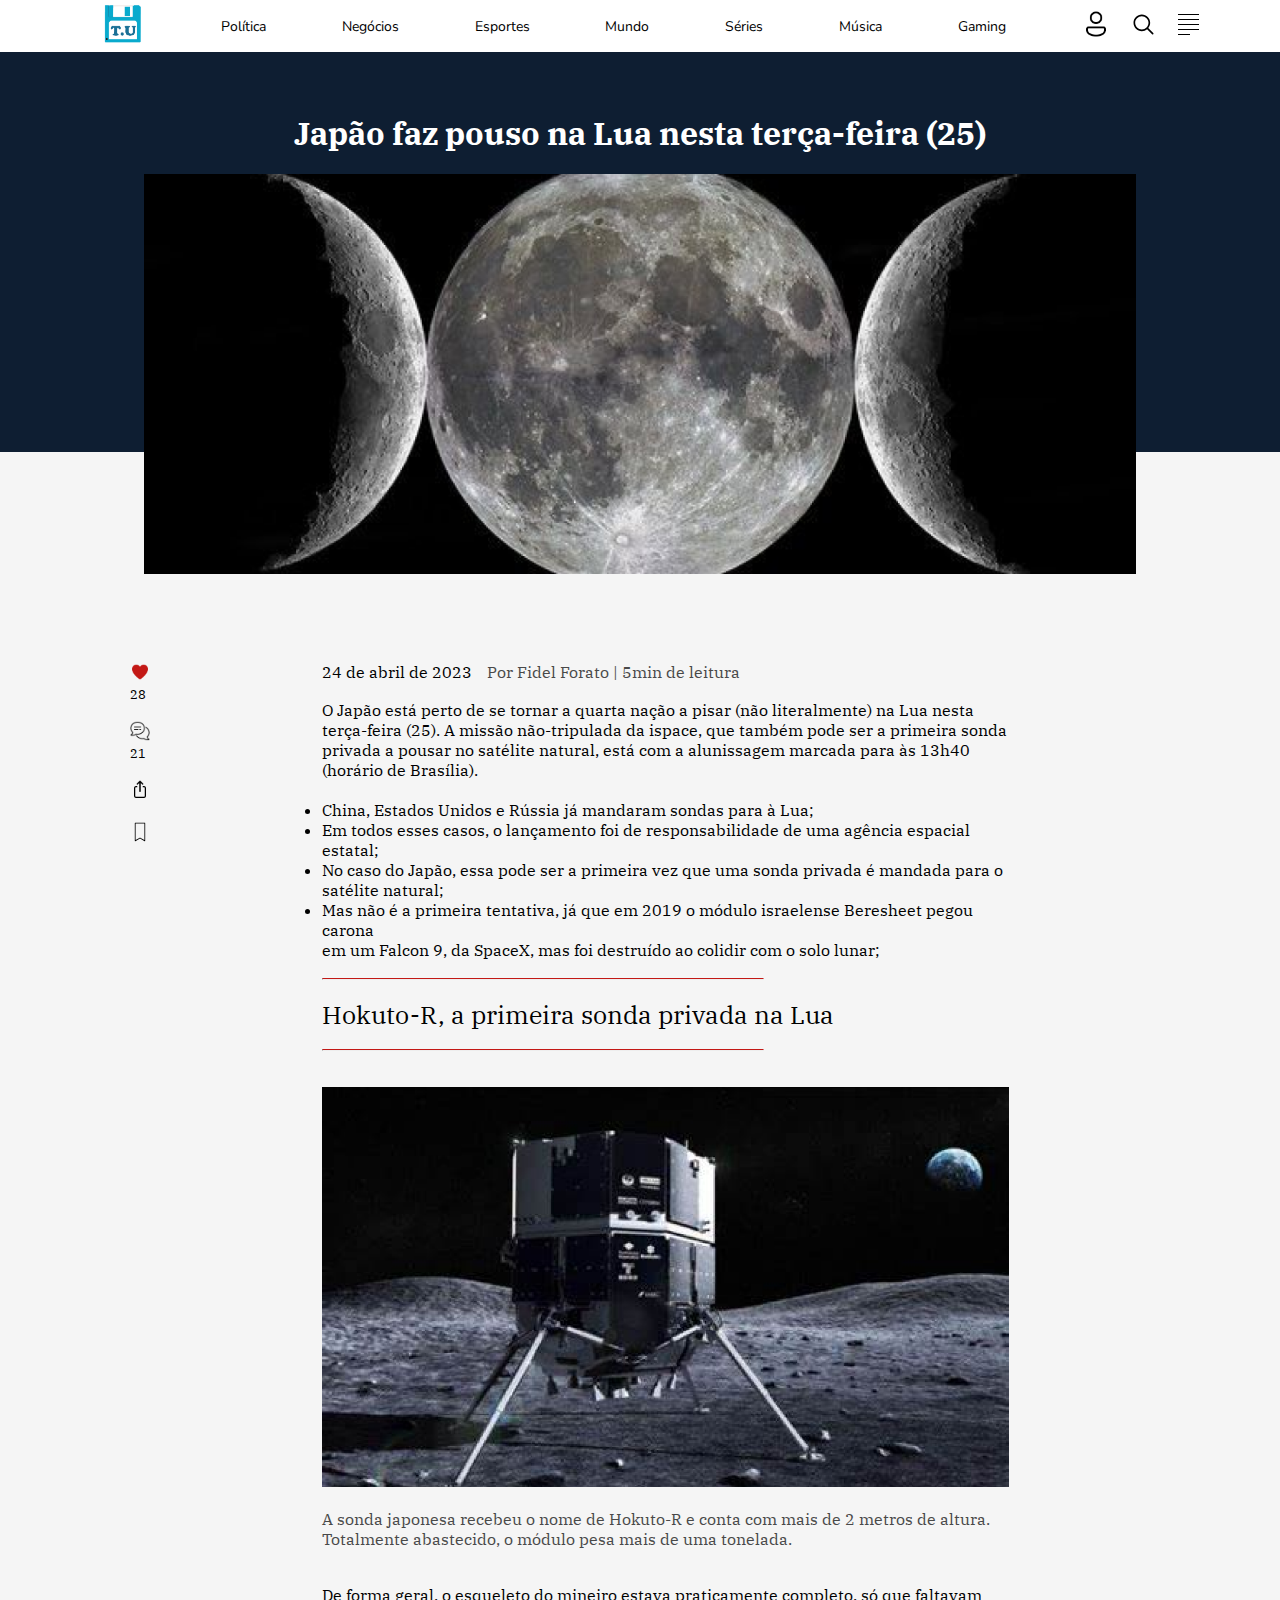
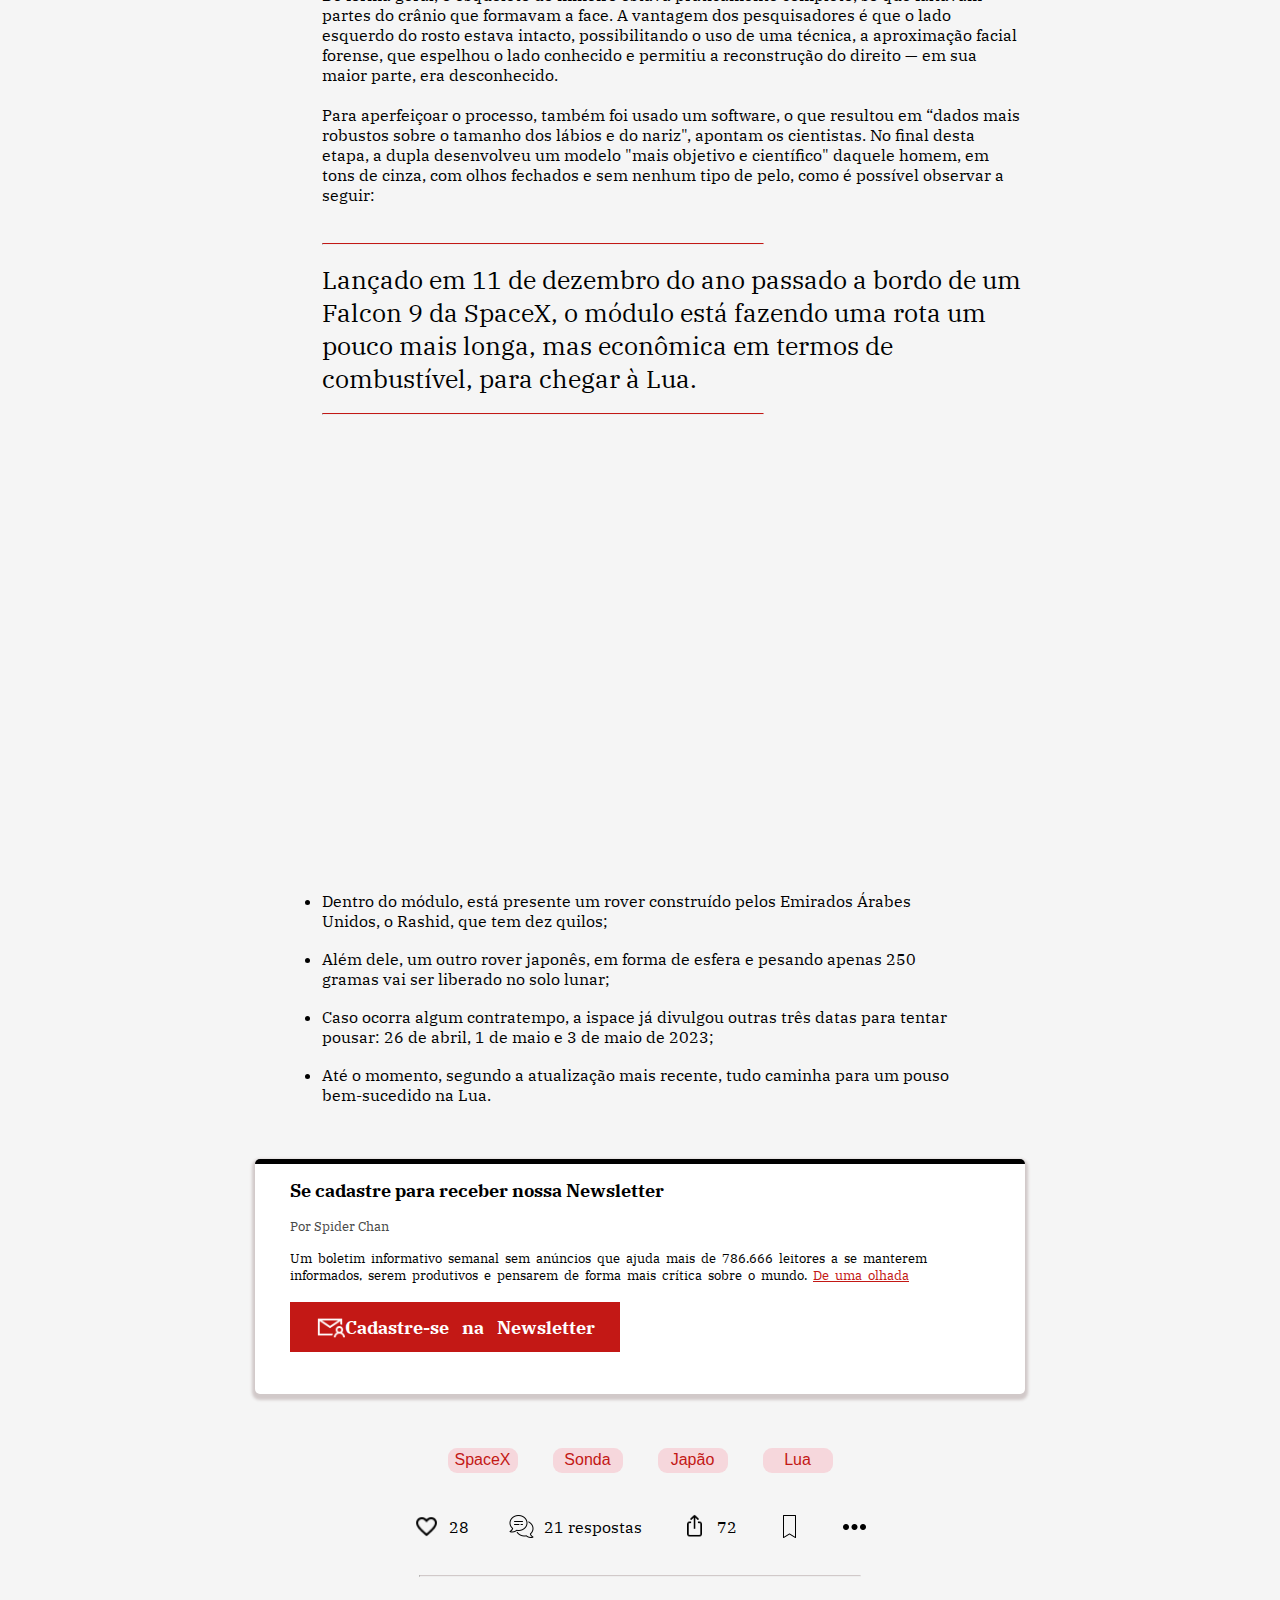
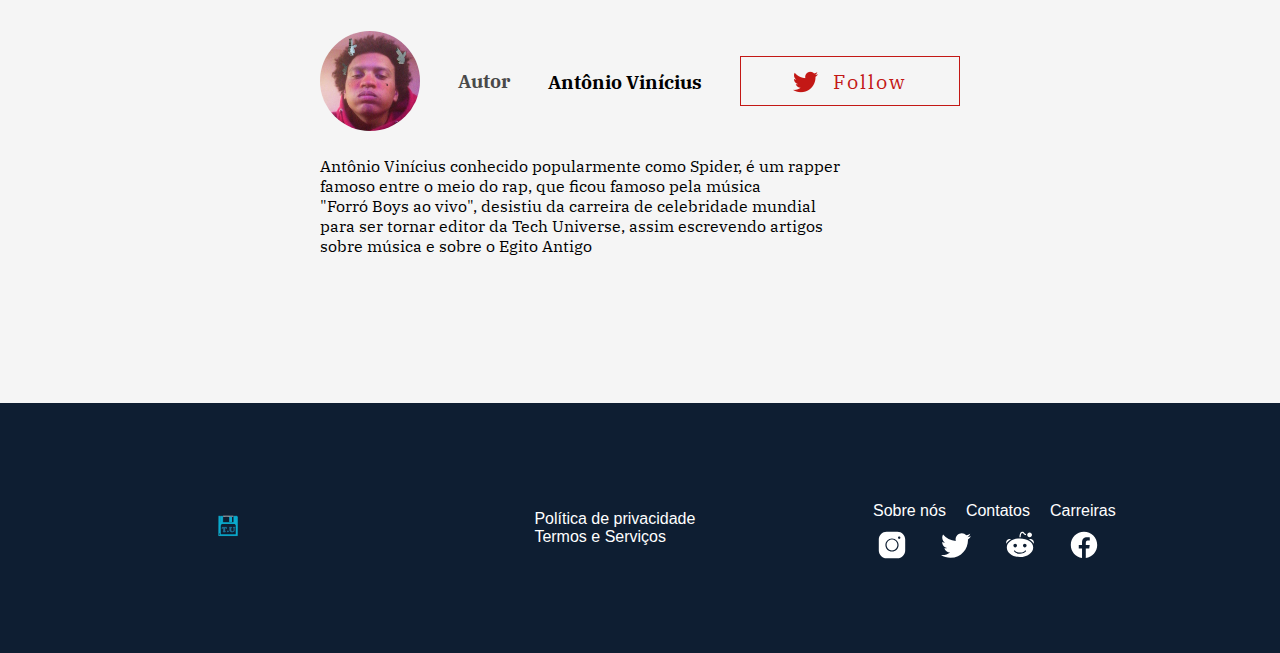
<file: noticia-japao.html>
<!DOCTYPE html>
<html lang="pt-br">
<head>
    <meta charset="UTF-8">
    <meta http-equiv="X-UA-Compatible" content="IE=edge">
    <meta name="viewport" content="width=device-width, initial-scale=1.0">
    <title>Tech Universe</title>
    <link rel="stylesheet" href="style/header-footer.css">
    <link rel="stylesheet" href="style/noticia-japao.css">
</head>
<body>
    <!--Começo do Header :)-->
        <header> 
            <div class="h-esquerda"> 
                <a href="index.html" target="_blank"><img src="imagens/logo/Captura_de_tela_2023-05-04_092944-removebg-preview.png" alt="" width="65px"></a>
            </div>
            <div class="h-mid">
                <ul class="nav" style="list-style-type: none;">
                    <li><a href="#" target="_blank">Política</a></li>
                    <li><a href="#" target="_blank">Negócios</a></li>
                    <li><a href="#" target="_blank">Esportes</a></li>
                    <li><a href="#" target="_blank">Mundo</a></li>
                    <li><a href="#" target="_blank">Séries</a></li>
                    <li><a href="#" target="_blank">Música</a></li>
                    <li><a href="#" target="_blank">Gaming</a></li>
                </ul>
            </div>
            <div class="h-direita">
                <ul class="ul1" style="list-style-type: none;">
                    <li><a href="cadastro-login.html"><img src="imagens/icons/icons8-usuário-48.png" alt="" width="30px"></a></li>
                    <li><a href="#"><img src="imagens/icons/icons8-pesquisar.svg" alt="" width="25px"></a></li>
                    <li><a href="#"><img src="imagens/icons/icons8-texto-multilinha-50.png" alt="" width="25px"></a></li>
                </ul>
            </div>
        </header> 
    <!--Final do Header-->
    <!--Inicio corpo top-->
    <div class="corpo-noticia-top">
        <div class="fundo-noticia">
            <h1 class="titulo1">
                Japão faz pouso na Lua nesta
                terça-feira (25)
            </h1>
            <img class="img-japao" src="imagens/news-img/luas.png" alt="" height="400px">
        </div>
        <br>
        <!--Corpo noticia-->
    </div> <!--Final corpo noticia top-->
    <div class="main"> <!--Main-->
        <div class="icons-esquerda"> <!--Padrão para todas as noticias-->
            <img src="imagens/icons/icons8-heart-30.png" alt="" height="20px"> <p class="likes-coments">28</p><br>
            <img src="imagens/icons/icons8-comentários-50.png" alt="" height="20px"><p class="likes-coments">21</p><br>
            <img src="imagens/icons/icons8-share-rounded-30.png" alt="" height="20px"> <br> <br>
            <img src="imagens/icons/icons8-save.svg" alt="" height="20px"> <br>
        </div>
        <div class="corpo-txt">
            <div class="txt-noticia">
                <p class="txt-baixo">24 de abril de 2023</p>
                <p class="txt-baixo2">Por Fidel Forato  |  5min de leitura</p>
            </div>
            <br>
            <p class="txt-noticia2">
                O Japão está perto de se tornar a quarta nação a pisar (não literalmente) na Lua nesta terça-feira
                (25). A missão não-tripulada da ispace, que também pode ser a primeira sonda privada a pousar
                no satélite natural, está com a alunissagem marcada para às 13h40 (horário de Brasília). <br>
                <br>
                <ul class="ul-txt-noticia">
                    <li class="li-txt-noticia">China, Estados Unidos e Rússia já mandaram sondas para à Lua;</li> 
                    <li class="li-txt-noticia">Em todos esses casos, o lançamento foi de responsabilidade de uma agência espacial estatal;</li>
                    <li class="li-txt-noticia">No caso do Japão, essa pode ser a primeira vez que uma sonda privada é mandada para o <br>
                        satélite natural;</li>
                    <li class="li-txt-noticia">Mas não é a primeira tentativa, já que em 2019 o módulo israelense Beresheet pegou carona <br>
                        em um Falcon 9, da SpaceX, mas foi destruído ao colidir com o solo lunar;</li>
                </ul>
            </p>
            <br>
            <hr>
            <br>
            <p class="mid-titulo">Hokuto-R, a primeira sonda privada na Lua</p>
            <br>
            <hr>
            <br><br>
            <img class="img-sonda"src="imagens/news-img/sonda.png" alt="" height="400px">
            <br><br>
            <p class="txt-baixo3">A sonda japonesa recebeu o nome de Hokuto-R e conta com mais de 2 metros de
                altura. Totalmente abastecido, o módulo pesa mais de uma tonelada.</p>
            <br><br>
            <p class="txt-noticia2">
                De forma geral, o esqueleto do mineiro estava praticamente completo, só que faltavam
                partes do crânio que formavam a face. A vantagem dos pesquisadores é que o lado
                esquerdo do rosto estava intacto, possibilitando o uso de uma técnica, a aproximação
                facial forense, que espelhou o lado conhecido e permitiu a reconstrução do direito —
                em sua maior parte, era desconhecido. <br>
                <br>
                Para aperfeiçoar o processo, também foi usado um software, o que resultou em “dados
                mais robustos sobre o tamanho dos lábios e do nariz", apontam os cientistas. No final
                desta etapa, a dupla desenvolveu um modelo "mais objetivo e científico" daquele
                homem, em tons de cinza, com olhos fechados e sem nenhum tipo de pelo, como é
                possível observar a seguir: <br>
                <br>
            </p>
            <br>
            <hr>
            <br>
            <p class="mid-titulo2">Lançado em 11 de dezembro do ano passado a bordo
                de um Falcon 9 da SpaceX, o módulo está fazendo
                uma rota um pouco mais longa, mas econômica em
                termos de combustível, para chegar à Lua. <br>
            </p>
            <br>
            <hr>
            <br><br>
            <iframe class="video" width="704" height="400" src="https://www.youtube.com/embed/n-5OgNSNHFU" title="【ispace公式配信アーカイブ】HAKUTO-R ミッション1 月面着陸発表会" frameborder="0" allow="accelerometer; autoplay; clipboard-write; encrypted-media; gyroscope; picture-in-picture; web-share" allowfullscreen></iframe>
            <br><br><br>
            <ul class="ul-txt-noticia">
                <li class="li-txt-noticia">Dentro do módulo, está presente um rover construído pelos Emirados Árabes <br>
                    Unidos, o Rashid, que tem dez quilos;</li> <br>
                <li class="li-txt-noticia">Além dele, um outro rover japonês, em forma de esfera e pesando apenas 250 <br>
                    gramas vai ser liberado no solo lunar;</li> <br>
                <li class="li-txt-noticia">Caso ocorra algum contratempo, a ispace já divulgou outras três datas para tentar <br>
                    pousar: 26 de abril, 1 de maio e 3 de maio de 2023;</li> <br>
                <li class="li-txt-noticia">Até o momento, segundo a atualização mais recente, tudo caminha para um pouso <br>
                    bem-sucedido na Lua.</li> <br>
            </ul>
            <br><br>
        </div>
    </div>
                <!--TODA NOTICIA VAI TER ESSA PARTE-->
                <div class="part-baixo">
                    <div class="box-newsletter"> <!--Box padrão para todas a pags de noticias-->
                        <h1 class="titulo-newsletter">Se cadastre para receber nossa Newsletter</h1>
                        <p class="p-newsletter">Por Spider Chan</p>
                        <p class="p-newsletter2">Um boletim informativo semanal sem anúncios que ajuda mais de 786.666 leitores a se manterem informados, 
                        serem produtivos e  pensarem de forma mais crítica sobre o mundo. <a class="a-newsletter" href="#"><u>De uma olhada</u></a>
                        </p>
                        <a href="#" class="link-button"><button class="button-newsletter"><img class="icon-mail" src="imagens/icons/icons8-mail-account-32 branco.png" alt="" height="30px"><h3 class="txt-button">Cadastre-se na Newsletter</h3></button></a>
                    </div>
                    <br><br><br>
                    <div class="align-hashtags">
                        <div class="hashtags">
                            <div class="hashtag1"><a href="#"><p class="txt-hashtag">SpaceX</p></a></div>
                            <div class="hashtag2"><a href="#"><p class="txt-hashtag">Sonda</p></a></div>
                            <div class="hashtag3"><a href="#"><p class="txt-hashtag">Japão</p></a></div>
                            <div class="hashtag4"><a href="#"><p class="txt-hashtag">Lua</p></a></div>
                        </div>
                    </div>
                    <br><br>
                    <div class="align-icons-final">
                        <div class="icons-final">
                            <div class="div-icons-final">
                                <img class="icons-final1" src="imagens/icons/icons8-heart-24.png" alt="" height="25px"><p class="txt-final1">28</p>
                            </div>
                            <div class="div-icons-final">
                                <img class="icons-final2" src="imagens/icons/icons8-comentários-50.png" alt="" height="25px"><p class="txt-final1">21 respostas</p>
                            </div>
                            <div class="div-icons-final">
                                <img class="icons-final3" src="imagens/icons/icons8-share-rounded-30.png" alt="" height="25px"><p class="txt-final1">72</p>
                            </div>
                            <img class="icons-final4" src="imagens/icons/icons8-save.svg" alt="" height="25px">
                            <img class="icons-final5" src="imagens/icons/icons8-ellipsis-50.png" alt="" height="25px">
                        </div>
                    </div>
                    <br><br>
                    <hr class="hr2">
                    <br><br>
                    
                    <div class="autor"> <!--Parte personalizavel, autor-->
                        <br>
                        <div class="infos-autor">
                            <img src="imagens/icons/spiggas.jpg" alt="" class="foto-autor" height="100px" width="100px">
                            <h3 class="titulo-autor">Autor</h3>
                            <h1 class="nome-autor">Antônio Vinícius</h1>
                            <a href="#" class="link-autor"><button class="button-follow"><img class="icon-tt" src="imagens/icons/icons8-twitter-50.png" alt="" height="25px"><p class="p-follow">Follow</p></button></a>
                        </div>
                        <p class="txt-autor">Antônio Vinícius conhecido popularmente como Spider, é um rapper <br>
                            famoso entre o meio do rap, que ficou famoso pela música <br>
                            "Forró Boys ao vivo", desistiu da carreira de celebridade mundial <br>
                            para ser tornar editor da Tech Universe, assim escrevendo artigos <br>
                            sobre música e sobre o Egito Antigo <br>
                        </p>
                    </div>
                </div> <!--Fim da Div Box Letter-->
     <!--Final Div main-->
    <!-- inicio do footer -->
 <footer>
    <div class="footer-esquerda">
        <a href="index.html" target="_blank"><img src="imagens/logo/Captura_de_tela_2023-05-04_092944-removebg-preview.png" alt="" width="35px"></a>
    </div>
    <div class="footer-mid">
        <ul class ="lista1-footer" style="list-style-type: none;">
            <li><a style = "color: white; text-decoration: none;"  href="politica-privacidade.html">Política de privacidade</a></li>
            <li><a style = "color: white; text-decoration: none;" href="termos-servicos.html">Termos e Serviços</a></li>
        </ul>
    </div>
    <div class="footer-direita">
        <div class="ul-cima">
            <ul class="lista2-footer" style="list-style-type: none;">
                <li><a style = "color: white; text-decoration: none;" href="sobre-nos.html">Sobre nós</a></li>
                <li><a style = "color: white; text-decoration: none;" href="#">Contatos</a></li>
                <li><a style = "color: white; text-decoration: none;" href="#">Carreiras</a></li>
            </ul>
        </div>
        <div class="logos-footer">
            <ul style="list-style-type: none;">
            <li><a href="#"><img src="imagens/icons/icons8-instagram.svg" alt="instagram" width="30px"></a></li>
            <li><a href="#"><img src="imagens/icons/icons8-twitter (1).svg" alt="twitter" width="30px"></a></li>
            <li><a href="#"><img src="imagens/icons/icons8-reddit.svg" alt="reddit" width="30px"></a></li>
            <li><a href="#"><img src="imagens/icons/icons8-facebook.svg" alt="facebook" width="30px"></a></li>
            </ul>
        </div>
    </div>
</footer>
<!-- final do footer -->
</body>
</html>
</file>
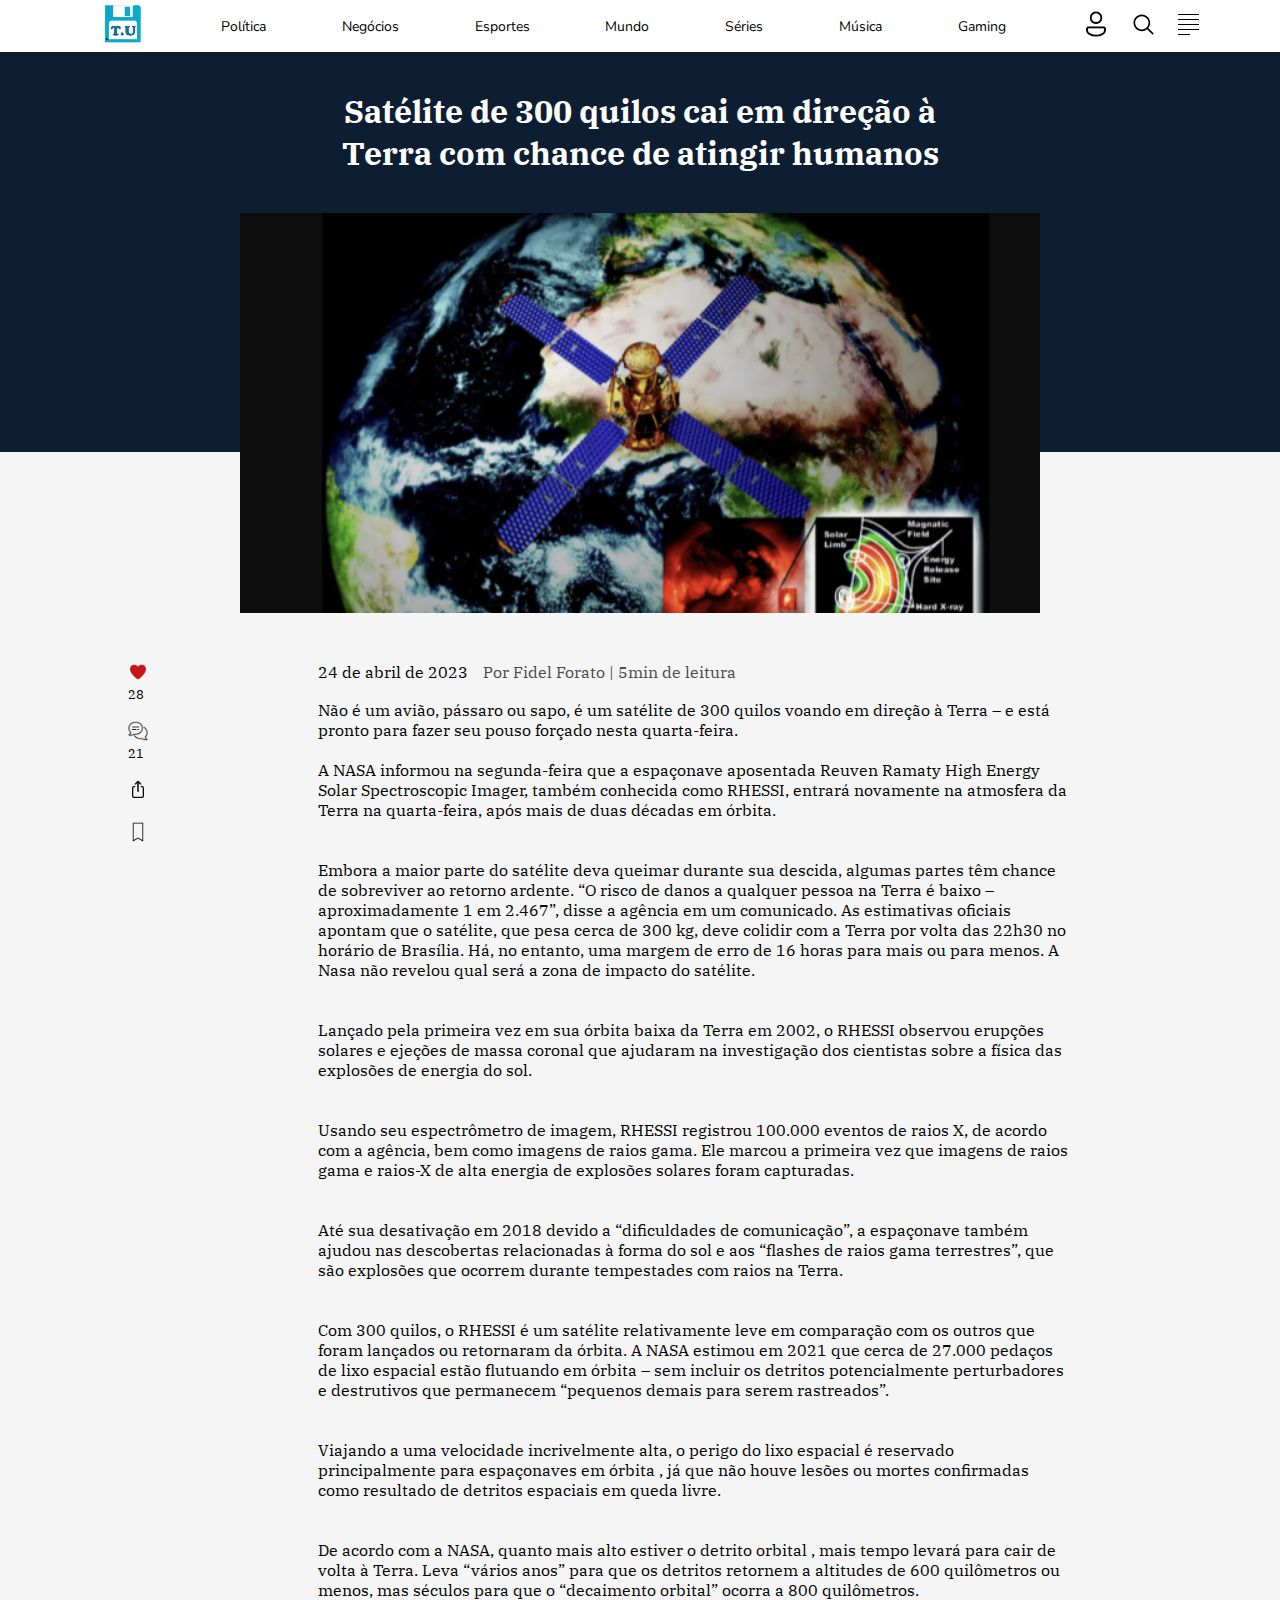
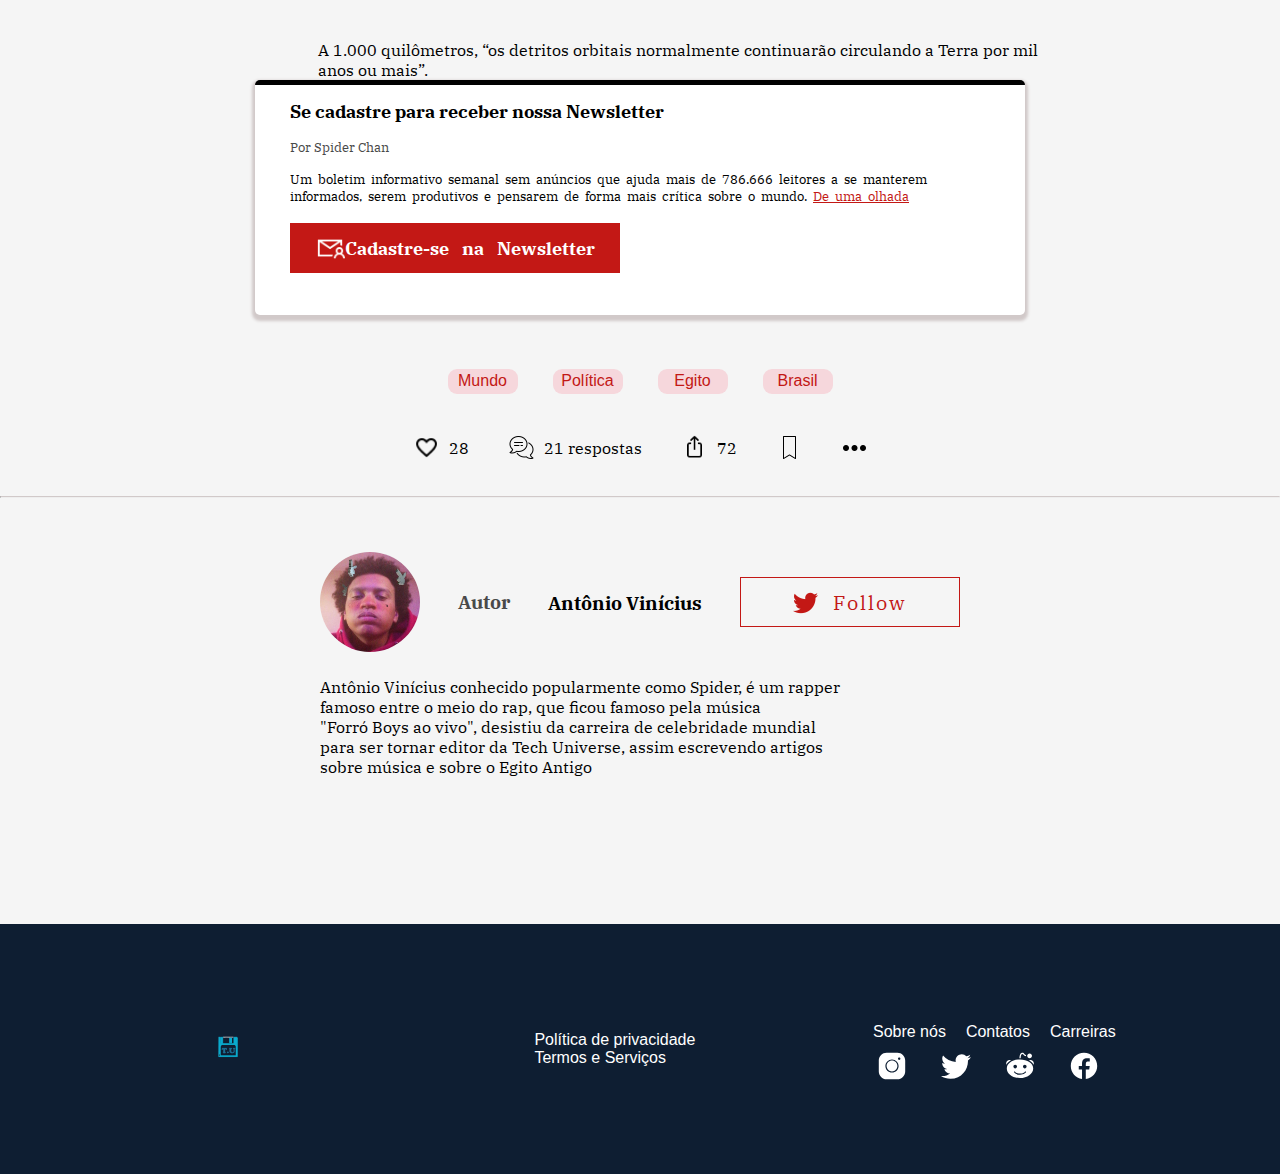
<file: noticia-satelite.html>
<!DOCTYPE html>
<html lang="pt-br">
<head>
    <meta charset="UTF-8">
    <meta http-equiv="X-UA-Compatible" content="IE=edge">
    <meta name="viewport" content="width=device-width, initial-scale=1.0">
    <title>Tech Universe</title>
    <link rel="stylesheet" href="style/header-footer.css">
    <link rel="stylesheet" href="style/noticia-satelite.css">
</head>
<body>
    <!--Começo do Header :)-->
    <header> 
        <div class="h-esquerda"> 
            <a href="index.html" target="_blank"><img src="imagens/logo/Captura_de_tela_2023-05-04_092944-removebg-preview.png" alt="" width="65px"></a>
        </div>
        <div class="h-mid">
            <ul class="nav" style="list-style-type: none;">
                <li><a href="#" target="_blank">Política</a></li>
                <li><a href="#" target="_blank">Negócios</a></li>
                <li><a href="#" target="_blank">Esportes</a></li>
                <li><a href="#" target="_blank">Mundo</a></li>
                <li><a href="#" target="_blank">Séries</a></li>
                <li><a href="#" target="_blank">Música</a></li>
                <li><a href="#" target="_blank">Gaming</a></li>
            </ul>
        </div>
        <div class="h-direita">
            <ul class="ul1" style="list-style-type: none;">
                <li><a href="cadastro-login.html"><img src="imagens/icons/icons8-usuário-48.png" alt="" width="30px"></a></li>
                <li><a href="#"><img src="imagens/icons/icons8-pesquisar.svg" alt="" width="25px"></a></li>
                <li><a href="#"><img src="imagens/icons/icons8-texto-multilinha-50.png" alt="" width="25px"></a></li>
            </ul>
        </div>
    </header> 

    <!--Final do Header-->
    <!--corpo da noticia-->
    <div class="corpo-noticia-top">
        <div class="fundo-noticia">
            <h1 class="titulo1">
                Satélite de 300 quilos cai em direção à <br>
                Terra com chance de atingir humanos
            </h1>
            <img class="img-satelite" src="imagens/news-img/Satélite da NASA de 300kg caiu na....png" alt="" height="400px">
        </div>
        
        <br>
    </div> <!--Final corpo noticia top-->
    <div class="main">
        <div class="icons-esquerda"> <!--Padrão para todas as noticias-->
            <img src="imagens/icons/icons8-heart-30.png" alt="" height="20px"> <p class="likes-coments">28</p><br>
            <img src="imagens/icons/icons8-comentários-50.png" alt="" height="20px"><p class="likes-coments">21</p><br>
            <img src="imagens/icons/icons8-share-rounded-30.png" alt="" height="20px"> <br> <br>
            <img src="imagens/icons/icons8-save.svg" alt="" height="20px"> <br>
        </div>
        <div class="corpo-txt">
            <div class="txt-noticia">
                <p class="txt-baixo">24 de abril de 2023</p>
                <p class="txt-baixo2">Por Fidel Forato  |  5min de leitura</p>
            </div>
            <br>
            <p class="txt-noticia2">
                Não é um avião, pássaro ou sapo, é um satélite de 300 quilos voando em direção à Terra
                – e está pronto para fazer seu pouso forçado nesta quarta-feira.
                <br><br>
                A NASA informou na segunda-feira que a espaçonave aposentada Reuven Ramaty High 
                Energy Solar Spectroscopic Imager, também conhecida como RHESSI, entrará 
                novamente na atmosfera da Terra na quarta-feira, após mais de duas décadas em órbita. <br>
                <br><br>
                Embora a maior parte do satélite deva queimar durante sua descida, algumas partes
                têm chance de sobreviver ao retorno ardente. “O risco de danos a qualquer pessoa na Terra é
                baixo – aproximadamente 1 em 2.467”, disse a agência em um comunicado.
                As estimativas oficiais apontam que o satélite, que pesa cerca de 300 kg, deve colidir
                com a Terra por volta das 22h30 no horário de Brasília. Há, no entanto, uma margem de
                erro de 16 horas para mais ou para menos. A Nasa não revelou qual será a zona de
                impacto do satélite. <br>
                <br><br>
                Lançado pela primeira vez em sua órbita baixa da Terra em 2002, o RHESSI observou
                erupções solares e ejeções de massa coronal que ajudaram na investigação dos
                cientistas sobre a física das explosões de energia do sol. <br>
                <br><br>
                Usando seu espectrômetro de imagem, RHESSI registrou 100.000 eventos de raios X, de 
                acordo com a agência, bem como imagens de raios gama. Ele marcou a primeira vez que
                imagens de raios gama e raios-X de alta energia de explosões solares foram capturadas. <br>
                <br><br>
                Até sua desativação em 2018 devido a “dificuldades de comunicação”, a espaçonave
                também ajudou nas descobertas relacionadas à forma do sol e aos “flashes de raios
                gama terrestres”, que são explosões que ocorrem durante tempestades com raios na
                Terra. <br>
                <br><br>
                Com 300 quilos, o RHESSI é um satélite relativamente leve em comparação com os
                outros que foram lançados ou retornaram da órbita. A NASA estimou em 2021 que cerca
                de 27.000 pedaços de lixo espacial estão flutuando em órbita – sem incluir os detritos
                potencialmente perturbadores e destrutivos que permanecem “pequenos demais para
                serem rastreados”. <br>
                <br><br>
                Viajando a uma velocidade incrivelmente alta, o perigo do lixo espacial é reservado
                principalmente para  espaçonaves em órbita , já que não houve lesões ou mortes
                confirmadas como resultado de detritos espaciais em queda livre. <br>
                <br><br>
                De acordo com a NASA, quanto mais alto estiver o detrito orbital , mais tempo levará 
                para cair de volta à Terra. Leva “vários anos” para que os detritos retornem a altitudes de 
                600 quilômetros ou menos, mas séculos para que o “decaimento orbital” ocorra a 800 
                quilômetros. <br>
                <br><br>
                A 1.000 quilômetros, “os detritos orbitais normalmente continuarão circulando a Terra
                por mil anos ou mais”. <br>
            </p>
        </div>
        <br><br><br>
    </div> <!--Final div Main-->
        <!--TODA NOTICIA VAI TER ESSA PARTE-->
        <div class="part-baixo">
        <div class="box-newsletter"> <!--Box padrão para todas a pags de noticias-->
            <h1 class="titulo-newsletter">Se cadastre para receber nossa Newsletter</h1>
            <p class="p-newsletter">Por Spider Chan</p>
            <p class="p-newsletter2">Um boletim informativo semanal sem anúncios que ajuda mais de 786.666 leitores a se manterem informados, 
            serem produtivos e  pensarem de forma mais crítica sobre o mundo. <a class="a-newsletter" href="#"><u>De uma olhada</u></a>
            </p>
            <a href="#" class="link-button"><button class="button-newsletter"><img class="icon-mail" src="imagens/icons/icons8-mail-account-32 branco.png" alt="" height="30px"><h3 class="txt-button">Cadastre-se na Newsletter</h3></button></a>
        </div>
        <br><br><br>
        <div class="align-hashtags">
            <div class="hashtags">
                <div class="hashtag1"><a href="#"><p class="txt-hashtag">Mundo</p></a></div>
                <div class="hashtag2"><a href="#"><p class="txt-hashtag">Política</p></a></div>
                <div class="hashtag3"><a href="#"><p class="txt-hashtag">Egito</p></a></div>
                <div class="hashtag4"><a href="#"><p class="txt-hashtag">Brasil</p></a></div>
            </div>
        </div>
        <br><br>
        <div class="align-icons-final">
            <div class="icons-final">
                <div class="div-icons-final">
                    <img class="icons-final1" src="imagens/icons/icons8-heart-24.png" alt="" height="25px"><p class="txt-final1">28</p>
                </div>
                <div class="div-icons-final">
                    <img class="icons-final2" src="imagens/icons/icons8-comentários-50.png" alt="" height="25px"><p class="txt-final1">21 respostas</p>
                </div>
                <div class="div-icons-final">
                    <img class="icons-final3" src="imagens/icons/icons8-share-rounded-30.png" alt="" height="25px"><p class="txt-final1">72</p>
                </div>
                <img class="icons-final4" src="imagens/icons/icons8-save.svg" alt="" height="25px">
                <img class="icons-final5" src="imagens/icons/icons8-ellipsis-50.png" alt="" height="25px">
            </div>
        </div>
        <br><br>
        <hr class="hr2">
        <br><br>
        
        <div class="autor"> <!--Parte personalizavel, autor-->
            <br>
            <div class="infos-autor">
                <img src="imagens/icons/spiggas.jpg" alt="" class="foto-autor" height="100px" width="100px">
                <h3 class="titulo-autor">Autor</h3>
                <h1 class="nome-autor">Antônio Vinícius</h1>
                <a href="#" class="link-autor"><button class="button-follow"><img class="icon-tt" src="imagens/icons/icons8-twitter-50.png" alt="" height="25px"><p class="p-follow">Follow</p></button></a>
            </div>
            <p class="txt-autor">Antônio Vinícius conhecido popularmente como Spider, é um rapper <br>
                famoso entre o meio do rap, que ficou famoso pela música <br>
                "Forró Boys ao vivo", desistiu da carreira de celebridade mundial <br>
                para ser tornar editor da Tech Universe, assim escrevendo artigos <br>
                sobre música e sobre o Egito Antigo <br>
            </p>
        </div>
    </div> <!--Fim da Div Box Letter-->
        <!--final corpo noticia-->
        <!-- inicio do footer -->
    <footer>
        <div class="footer-esquerda">
            <a href="index.html" target="_blank"><img src="imagens/logo/Captura_de_tela_2023-05-04_092944-removebg-preview.png" alt="" width="35px"></a>
        </div>
        <div class="footer-mid">
            <ul class ="lista1-footer" style="list-style-type: none;">
                <li><a style = "color: white; text-decoration: none;"  href="politica-privacidade.html">Política de privacidade</a></li>
                <li><a style = "color: white; text-decoration: none;" href="termos-servicos.html">Termos e Serviços</a></li>
            </ul>
        </div>
        <div class="footer-direita">
            <div class="ul-cima">
                <ul class="lista2-footer" style="list-style-type: none;">
                    <li><a style = "color: white; text-decoration: none;" href="sobre-nos.html">Sobre nós</a></li>
                    <li><a style = "color: white; text-decoration: none;" href="#">Contatos</a></li>
                    <li><a style = "color: white; text-decoration: none;" href="#">Carreiras</a></li>
                </ul>
            </div>
            <div class="logos-footer">
                <ul style="list-style-type: none;">
                <li><a href="#"><img src="imagens/icons/icons8-instagram.svg" alt="instagram" width="30px"></a></li>
                <li><a href="#"><img src="imagens/icons/icons8-twitter (1).svg" alt="twitter" width="30px"></a></li>
                <li><a href="#"><img src="imagens/icons/icons8-reddit.svg" alt="reddit" width="30px"></a></li>
                <li><a href="#"><img src="imagens/icons/icons8-facebook.svg" alt="facebook" width="30px"></a></li>
                </ul>
            </div>
        </div>
    </footer>
    <!-- final do footer -->
</body>
</html>
</file>
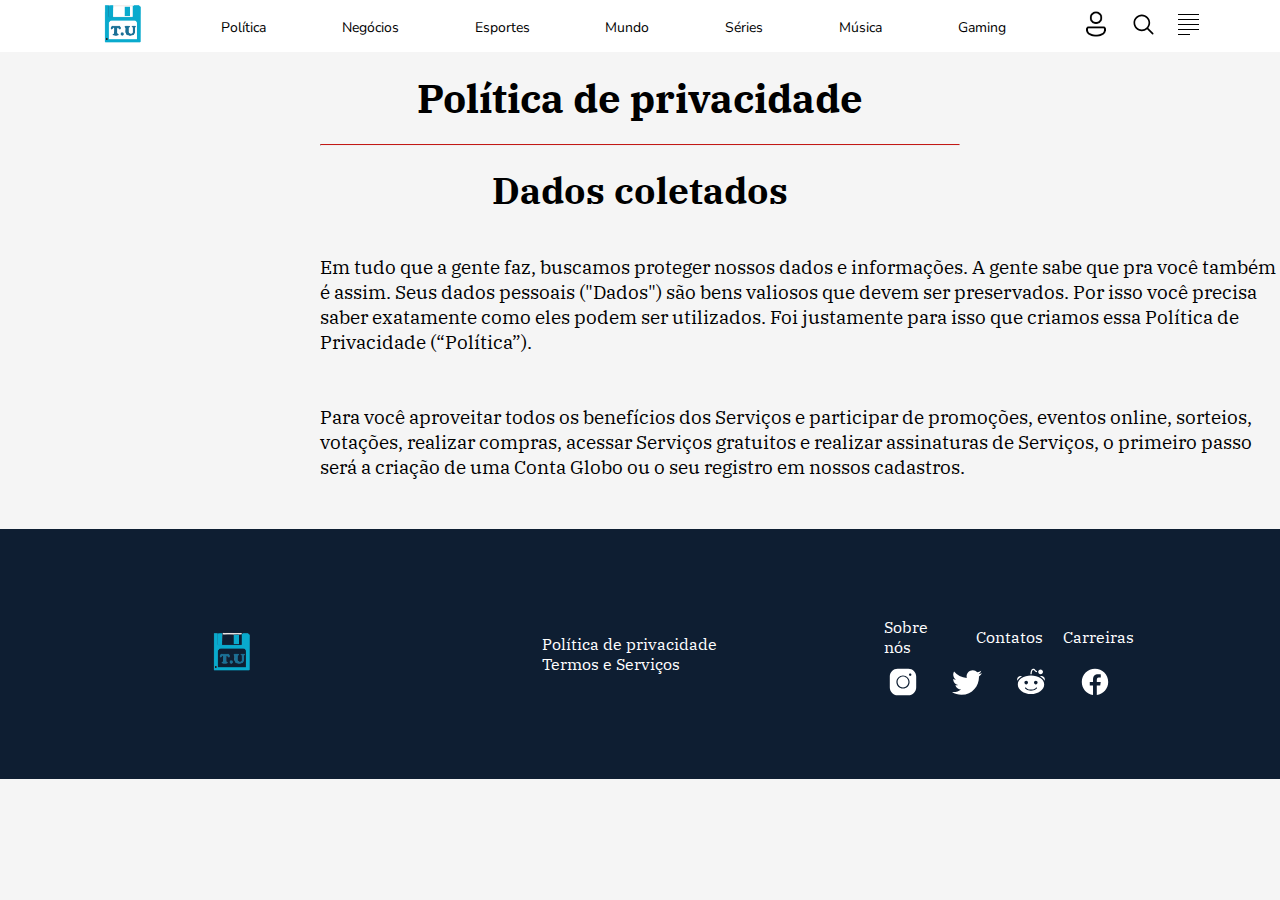
<file: politica-privacidade.html>
<!DOCTYPE html>
<html lang="en">
<head>
    <meta charset="UTF-8">
    <meta http-equiv="X-UA-Compatible" content="IE=edge">
    <meta name="viewport" content="width=device-width, initial-scale=1.0">
    <title>Tech-Universe</title>
    <link rel="stylesheet" href="style/header-footer.css">
    <link rel="stylesheet" href="style/politica-privacidade.css">
</head>
<body>
     <!--Começo do Header :)-->
     <header> 
        <div class="h-esquerda"> 
            <a href="index.html" target="_blank"><img src="imagens/logo/Captura_de_tela_2023-05-04_092944-removebg-preview.png" alt="" width="65px"></a>
        </div>
        <div class="h-mid">
            <ul class="nav" style="list-style-type: none;">
                <li><a href="#" target="_blank">Política</a></li>
                <li><a href="#" target="_blank">Negócios</a></li>
                <li><a href="#" target="_blank">Esportes</a></li>
                <li><a href="#" target="_blank">Mundo</a></li>
                <li><a href="#" target="_blank">Séries</a></li>
                <li><a href="#" target="_blank">Música</a></li>
                <li><a href="#" target="_blank">Gaming</a></li>
            </ul>
        </div>
        <div class="h-direita">
            <ul class="ul1" style="list-style-type: none;">
                <li><a href="cadastro-login.html"><img src="imagens/icons/icons8-usuário-48.png" alt="" width="30px"></a></li>
                <li><a href="#"><img src="imagens/icons/icons8-pesquisar.svg" alt="" width="25px"></a></li>
                <li><a href="#"><img src="imagens/icons/icons8-texto-multilinha-50.png" alt="" width="25px"></a></li>
            </ul>
        </div>
    </header> 
    <!--Final do Header-->
    <!--Inicio corpo site-->
    <div class="corpo-site">
        <br>
        <h1 class="titulo">Política de privacidade</h1>
        <br>
        <hr>
        <br>
        <h1 class="titulo2">Dados coletados</h1>
        <br><br>
        <P class="p1">
            Em tudo que a gente faz, buscamos proteger nossos dados e informações. A gente 
            sabe que pra você também é assim. Seus dados pessoais ("Dados") são bens
            valiosos que devem ser preservados. Por isso você precisa saber exatamente como 
            eles podem ser utilizados. Foi justamente para isso que criamos essa Política de
            Privacidade (“Política”). <br>
            <br><br>
            Para você aproveitar todos os benefícios dos Serviços e participar de promoções,
            eventos online, sorteios, votações, realizar compras, acessar Serviços gratuitos e
            realizar assinaturas de Serviços, o primeiro passo será a criação de uma Conta
            Globo ou o seu registro em nossos cadastros. <br>
            <br><br>
        </P>
        </div>
    <!--Final corpo site-->
    <!-- inicio do footer -->
    <footer>
        <div class="footer-esquerda">
            <a href="index.html" target="_blank"><img src="imagens/logo/Captura_de_tela_2023-05-04_092944-removebg-preview.png" alt="" width="65px"></a>
        </div>
        <div class="footer-mid">
            <ul class ="lista1-footer" style="list-style-type: none;">
                <li><a style = "color: white; text-decoration: none;"  href="politica-privacidade.html">Política de privacidade</a></li>
                <li><a style = "color: white; text-decoration: none;" href="termos-servicos.html">Termos e Serviços</a></li>
            </ul>
        </div>
        <div class="footer-direita">
            <div class="ul-cima">
                <ul class="lista2-footer" style="list-style-type: none;">
                    <li><a style = "color: white; text-decoration: none;"  href="sobre-nos.html">Sobre nós</a></li>
                    <li><a style = "color: white; text-decoration: none;" href="#">Contatos</a></li>
                    <li><a style = "color: white; text-decoration: none;" href="#">Carreiras</a></li>
                </ul>
            </div>
            <div class="logos-footer">
                <ul style="list-style-type: none;">
                <li><a href="#"><img src="imagens/icons/icons8-instagram.svg" alt="instagram" width="30px"></a></li>
                <li><a href="#"><img src="imagens/icons/icons8-twitter (1).svg" alt="twitter" width="30px"></a></li>
                <li><a href="#"><img src="imagens/icons/icons8-reddit.svg" alt="reddit" width="30px"></a></li>
                <li><a href="#"><img src="imagens/icons/icons8-facebook.svg" alt="facebook" width="30px"></a></li>
                </ul>
            </div>
        </div>
    </footer>
    <!-- final do footer -->
</body>
</html>
</file>
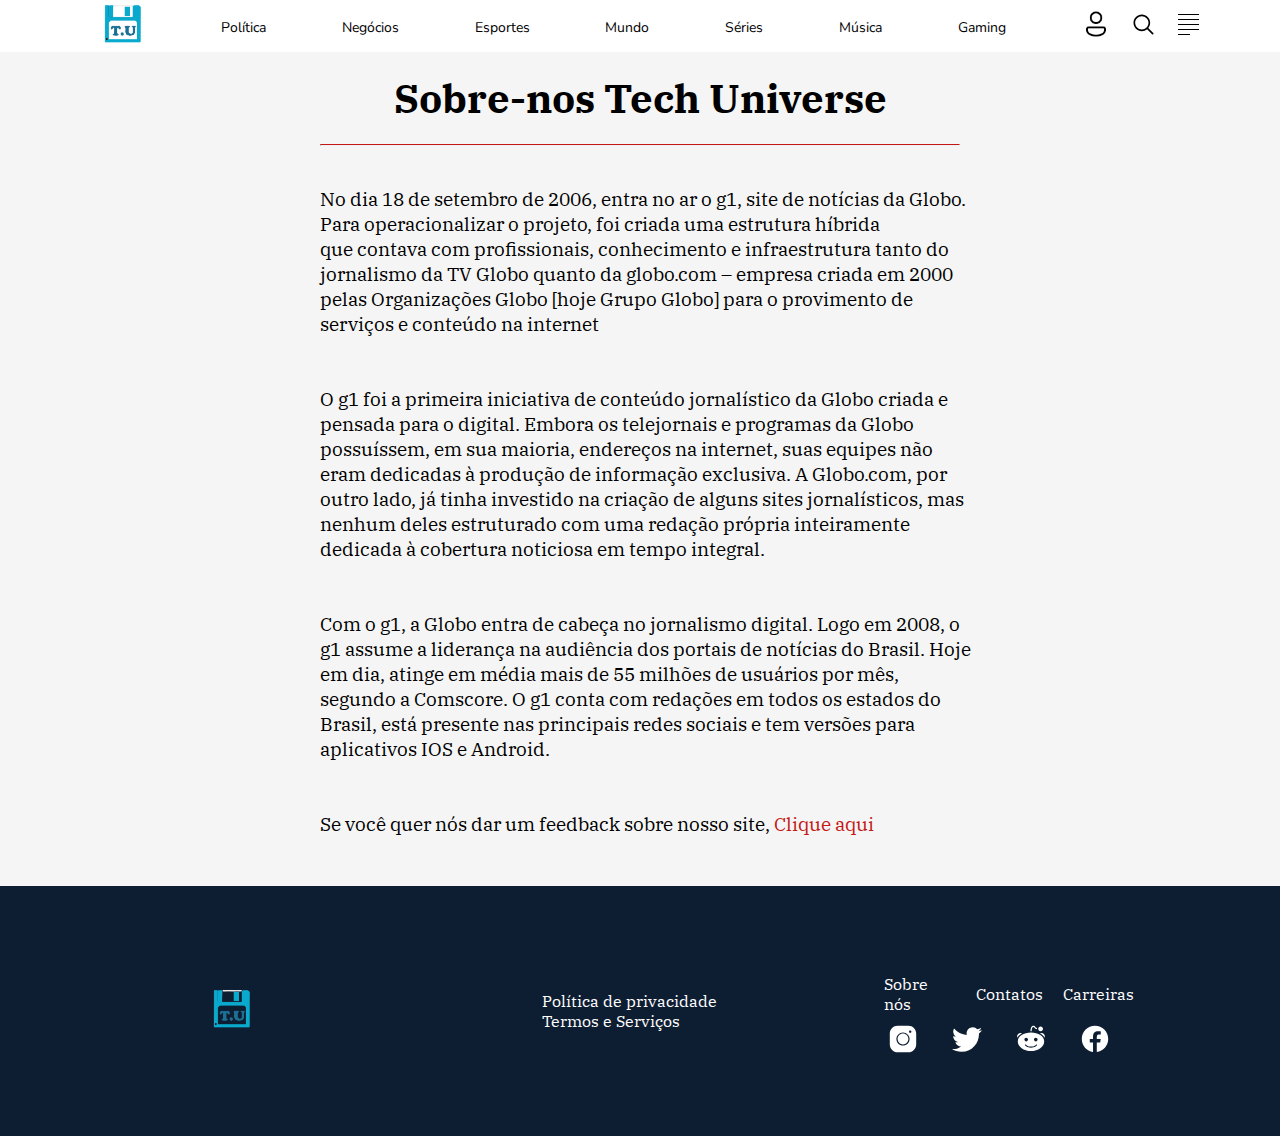
<file: sobre-nos.html>
<!DOCTYPE html>
<html lang="en">
<head>
    <meta charset="UTF-8">
    <meta http-equiv="X-UA-Compatible" content="IE=edge">
    <meta name="viewport" content="width=device-width, initial-scale=1.0">
    <title>Tech Universe</title>
    <link rel="stylesheet" href="style/header-footer.css">
    <link rel="stylesheet" href="style/sobre-nos.css">
</head>
<body>
    <!--Começo do Header :)-->
    <header> 
        <div class="h-esquerda"> 
            <a href="index.html" target="_blank"><img src="imagens/logo/Captura_de_tela_2023-05-04_092944-removebg-preview.png" alt="" width="65px"></a>
        </div>
        <div class="h-mid">
            <ul class="nav" style="list-style-type: none;">
                <li><a href="#"     target="_blank">Política</a></li>
                <li><a href="#" target="_blank">Negócios</a></li>
                <li><a href="#" target="_blank">Esportes</a></li>
                <li><a href="#" target="_blank">Mundo</a></li>
                <li><a href="#" target="_blank">Séries</a></li>
                <li><a href="#" target="_blank">Música</a></li>
                <li><a href="#" target="_blank">Gaming</a></li>
            </ul>
        </div>
        <div class="h-direita">
            <ul class="ul1" style="list-style-type: none;">
                <li><a href="cadastro-login.html"><img src="imagens/icons/icons8-usuário-48.png" alt="" width="30px"></a></li>
                <li><a href="#"><img src="imagens/icons/icons8-pesquisar.svg" alt="" width="25px"></a></li>
                <li><a href="#"><img src="imagens/icons/icons8-texto-multilinha-50.png" alt="" width="25px"></a></li>
            </ul>
        </div>
    </header> 
    <!--Final do Header-->
    <!--começo da main-->
    <div class="corpo-site">
        <br>
        <h1 class="titulo">Sobre-nos Tech Universe</h1>
        <br>
        <hr>
        <br><br>
        <p class="p1">No dia 18 de setembro de 2006, entra no ar o g1, site de notícias da Globo. <br>
            Para operacionalizar o projeto, foi criada uma estrutura híbrida <br>
            que contava com profissionais, conhecimento e infraestrutura tanto do <br>
            jornalismo da TV Globo quanto da globo.com – empresa criada em 2000 <br>
            pelas Organizações Globo [hoje Grupo Globo] para o provimento de <br>
            serviços e conteúdo na internet <br>
            <br><br>
            O g1 foi a primeira iniciativa de conteúdo jornalístico da Globo criada e <br>
            pensada para o digital. Embora os telejornais e programas da Globo <br> 
            possuíssem, em sua maioria, endereços na internet, suas equipes não <br>
            eram dedicadas à produção de informação exclusiva. A Globo.com, por <br>
            outro lado, já tinha investido na criação de alguns sites jornalísticos, mas <br>
            nenhum deles estruturado com uma redação própria inteiramente <br>
            dedicada à cobertura noticiosa em tempo integral. <br>
            <br><br>
            Com o g1, a Globo entra de cabeça no jornalismo digital. Logo em 2008, o <br>
            g1 assume a liderança na audiência dos portais de notícias do Brasil. Hoje <br>
            em dia, atinge em média mais de 55 milhões de usuários por mês, <br>
            segundo a Comscore. O g1 conta com redações em todos os estados do <br>
            Brasil, está presente nas principais redes sociais e tem versões para <br>
            aplicativos IOS e Android. <br>
            <br><br>
            Se você quer nós dar um feedback sobre nosso site, <a href="https://www.reclameaqui.com.br/" target="_blank">Clique aqui</a> <br>
            <br><br>
        </p> 
    </div>
    <!--Final da main-->
    <!-- inicio do footer -->
        <footer>
            <div class="footer-esquerda">
                <a href="#" target="_blank"><img src="imagens/logo/Captura_de_tela_2023-05-04_092944-removebg-preview.png" alt="" width="65px"></a>
            </div>
            <div class="footer-mid">
                <ul class ="lista1-footer" style="list-style-type: none;">
                    <li><a style = "color: white; text-decoration: none;"  href="politica-privacidade.html">Política de privacidade</a></li>
                    <li><a style = "color: white; text-decoration: none;" href="termos-servicos.html">Termos e Serviços</a></li>
                </ul>
            </div>
            <div class="footer-direita">
                <div class="ul-cima">
                    <ul class="lista2-footer" style="list-style-type: none;">
                        <li><a style = "color: white; text-decoration: none;"  href="sobre-nos.html">Sobre nós</a></li>
                        <li><a style = "color: white; text-decoration: none;" href="#">Contatos</a></li>
                        <li><a style = "color: white; text-decoration: none;" href="#">Carreiras</a></li>
                    </ul>
                </div>
                <div class="logos-footer">
                    <ul style="list-style-type: none;">
                    <li><a href="#"><img src="imagens/icons/icons8-instagram.svg" alt="instagram" width="30px"></a></li>
                    <li><a href="#"><img src="imagens/icons/icons8-twitter (1).svg" alt="twitter" width="30px"></a></li>
                    <li><a href="#"><img src="imagens/icons/icons8-reddit.svg" alt="reddit" width="30px"></a></li>
                    <li><a href="#"><img src="imagens/icons/icons8-facebook.svg" alt="facebook" width="30px"></a></li>
                    </ul>
                </div>
            </div>
        </footer>
        <!-- final do footer -->
</body>
</html>
</file>
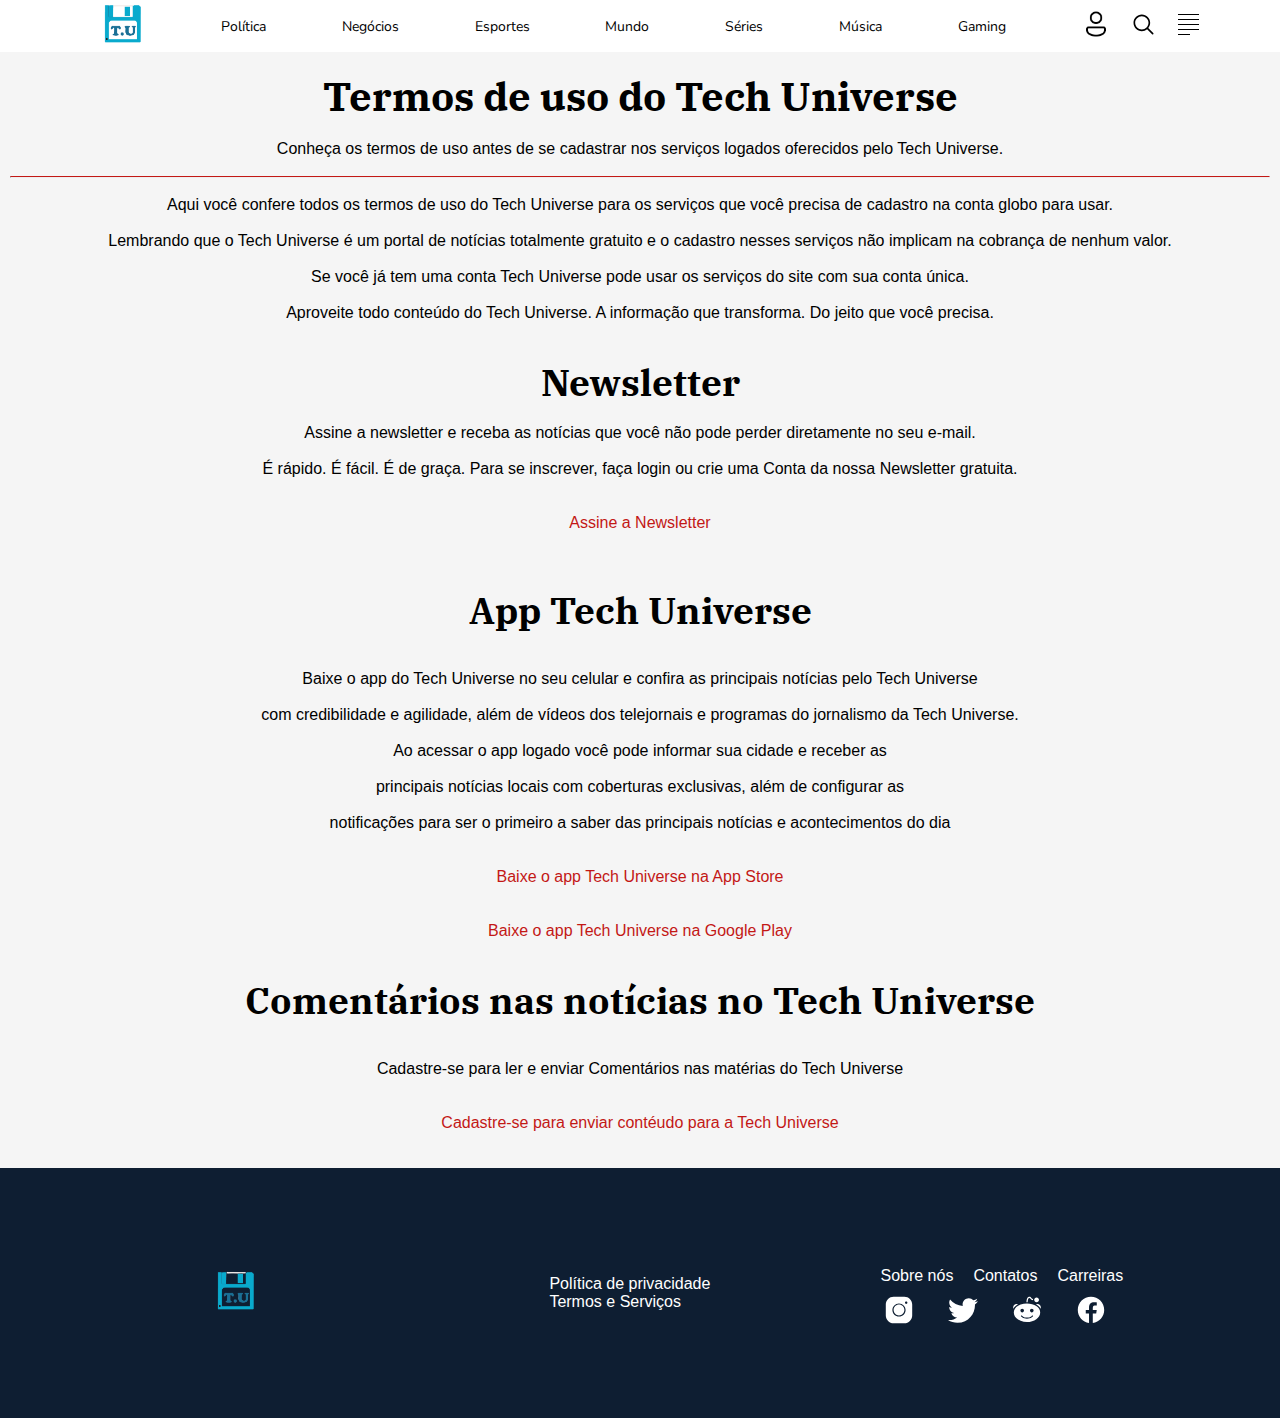
<file: termos-servicos.html>
<!DOCTYPE html>
<html lang="pt-br">
<head>
    <meta charset="UTF-8">
    <meta http-equiv="X-UA-Compatible" content="IE=edge">
    <meta name="viewport" content="width=device-width, initial-scale=1.0">
    <title>Tech Universe</title>
    <link rel="stylesheet" href="style/header-footer.css">
    <link rel="stylesheet" href="style/termos-servicos.css">
</head>
<body>
        <!--Começo do Header :)-->
        <header> 
            <div class="h-esquerda"> 
                <a href="index.html" target="_blank"><img src="imagens/logo/Captura_de_tela_2023-05-04_092944-removebg-preview.png" alt="" width="65px"></a>
            </div>
            <div class="h-mid">
                <ul class="nav" style="list-style-type: none;">
                    <li><a href="#" target="_blank">Política</a></li>
                    <li><a href="#" target="_blank">Negócios</a></li>
                    <li><a href="#" target="_blank">Esportes</a></li>
                    <li><a href="#" target="_blank">Mundo</a></li>
                    <li><a href="#" target="_blank">Séries</a></li>
                    <li><a href="#" target="_blank">Música</a></li>
                    <li><a href="#" target="_blank">Gaming</a></li>
                </ul>
            </div>
            <div class="h-direita">
                <ul class="ul1" style="list-style-type: none;">
                    <li><a href="cadastro-login.html"><img src="imagens/icons/icons8-usuário-48.png" alt="" width="30px"></a></li>
                    <li><a href="#"><img src="imagens/icons/icons8-pesquisar.svg" alt="" width="25px"></a></li>
                    <li><a href="#"><img src="imagens/icons/icons8-texto-multilinha-50.png" alt="" width="25px"></a></li>
                </ul>
            </div>
        </header> 
    
        <!--Final do Header-->

        <!--Começo do corpo do site-->
        <div class="corpo-site">
            <br>
        <h1 class="titulo">Termos de uso do Tech Universe</h1>
        <br>
        <p class="p1">Conheça os termos de uso antes de se cadastrar nos serviços logados oferecidos pelo Tech Universe.</p>
        <br>
        <hr>
        <br>
        <p class="p2">Aqui você confere todos os termos de uso do Tech Universe para os serviços que você precisa de cadastro na conta globo para usar.
            <br><br>
            Lembrando que o Tech Universe é um portal de notícias totalmente gratuito e o cadastro nesses serviços não implicam na cobrança de nenhum valor.
            <br><br>
            Se você já tem uma conta Tech Universe pode usar os serviços do site com sua conta única.
            <br><br>
            Aproveite todo conteúdo do Tech Universe. A informação que transforma. Do jeito que você precisa.</p>
            <br><br>
            <h1 class="titulo1">Newsletter</h1>
            <br>
            <p class="p2">Assine a newsletter e receba as notícias que você não pode perder diretamente no seu e-mail.
            <br><br>
            É rápido. É fácil. É de graça. Para se inscrever, faça login ou crie uma Conta da nossa Newsletter gratuita.</p>
            <br><br>
            <a href="#"><p class="links">Assine a Newsletter</p></a>
            <br><br><br>
            <h1 class="titulo1">App Tech Universe</h1>
            <br><br>
            <p class="p2">Baixe o app do Tech Universe no seu celular e confira as principais notícias pelo Tech Universe
                <br><br>
                com credibilidade e agilidade, além de vídeos dos telejornais e programas do 
                jornalismo da Tech Universe.</p>
                <br>
                <p class="p2">Ao acessar o app logado você pode informar sua cidade e receber as 
                    <br><br>
                    principais notícias locais com coberturas exclusivas, além de configurar as 
                    <br><br>
                    notificações para ser o primeiro a saber das principais notícias e acontecimentos do dia
                </p>
                <br><br>
                <a href="#"><p class="links">Baixe o app Tech Universe na App Store</p></a>
                <br><br>
                <a href="#"><p class="links">Baixe o app Tech Universe na Google Play</p></a>
                <br><br>
            <h1 class="titulo1">Comentários nas notícias no Tech Universe</h1>
            <br><br>
            <p class="p2">Cadastre-se para ler e enviar Comentários nas matérias do Tech Universe</p>
            <br><br>
            <a href="#"><p class="links">Cadastre-se para enviar contéudo para a Tech Universe</p></a>
            <br><br>
        </div>
        <!--Final do Corpo do site-->

        <!-- inicio do footer -->
         <footer>
            <div class="footer-esquerda">
                <a href="index.html" target="_blank"><img src="imagens/logo/Captura_de_tela_2023-05-04_092944-removebg-preview.png" alt="" width="65px"></a>
            </div>
            <div class="footer-mid">
                <ul class ="lista1-footer" style="list-style-type: none;">
                    <li><a style = "color: white; text-decoration: none;"  href="politica-privacidade.html">Política de privacidade</a></li>
                    <li><a style = "color: white; text-decoration: none;" href="termos-servicos.html">Termos e Serviços</a></li>
                </ul>
            </div>
            <div class="footer-direita">
                <div class="ul-cima">
                    <ul class="lista2-footer" style="list-style-type: none;">
                        <li><a style = "color: white; text-decoration: none;"  href="sobre-nos.html">Sobre nós</a></li>
                        <li><a style = "color: white; text-decoration: none;" href="#">Contatos</a></li>
                        <li><a style = "color: white; text-decoration: none;" href="#">Carreiras</a></li>
                    </ul>
                </div>
                <div class="logos-footer">
                    <ul style="list-style-type: none;">
                    <li><a href="#"><img src="imagens/icons/icons8-instagram.svg" alt="instagram" width="30px"></a></li>
                    <li><a href="#"><img src="imagens/icons/icons8-twitter (1).svg" alt="twitter" width="30px"></a></li>
                    <li><a href="#"><img src="imagens/icons/icons8-reddit.svg" alt="reddit" width="30px"></a></li>
                    <li><a href="#"><img src="imagens/icons/icons8-facebook.svg" alt="facebook" width="30px"></a></li>
                    </ul>
                </div>
            </div>
        </footer>
        <!-- final do footer -->
</body>
</html>
</file>
<file: style/header-footer.css>
@import url('https://fonts.googleapis.com/css2?family=Nunito+Sans');
*{  
    padding: 0;
    margin: 0 auto;
    margin: 0%;
}
header{
    background-color: white;
    display: flex;
    max-width: 100%;
    width: 100%;
    height: 3000px;
    align-items: center;
    border: 1px solid white;
}
.h-esquerda{
    margin-left: 7%;
}
.h-mid{
    flex-grow: 1;
}
ul{
    display: flex;
    justify-content: space-evenly;
    align-items: center;
}
.nav a{
    text-decoration: none;
    color: black;
    font-family: 'Nunito Sans', sans-serif;
    font-size: 14px;
    position: relative;
    padding: 0 10px;
}
.nav a:after{
    content: " ";
    position: absolute;
    background-color: #C31815;
    height: 3px;
    width: 0%;
    left: 0;
    bottom: -5px;
    transition: 0.5s;   
}
.nav a:hover:after{
    width: 100%;
}
#nav-escolha:after{
    width: 100%;
}
#nav-escolha:hover:after{
    width: 0%;
}
.h-direita{
    display: flex;
    margin-right: 7%;
    justify-content: space-between;
    width: 120px;
}
.h-direita ul li{
    padding: 10px;
}
.ul1{
    display: flex;
    justify-content: space-evenly;
    align-items: center;
}
footer{
    display: flex;
    background-color: #0E1E32;
    width: 100%;
    height: 250px;
    flex-wrap: wrap;
}
.footer-esquerda{
    margin-left: 10%;
}
.footer-mid{
    display: flex;
    flex-direction: column;
}
.lista1-footer{
    display: block;
}
.ul-cima{
    display: flex;
    margin-left: 7%;
}
.lista2-footer{
    display: flex;
    justify-content: space-evenly;
    align-items: center;
    margin: 0%;
}
header{
    background-color: white;
    display: flex;
    width: 100%;
    height: 50px;
    align-items: center;
}
.h-esquerda{
    margin-left: 7%;
}
.h-mid{
    flex-grow: 1;
}
ul{
    display: flex;
    justify-content: space-evenly;
    align-items: center;
}
.nav a{
    text-decoration: none;
    color: black;
}
.h-direita{
    display: flex;
    margin-right: 7%;
    justify-content: space-between;
    width: 120px;
}
.h-direita ul li{
    padding: 10px;
}
.ul1{
    display: flex;
    justify-content: space-evenly;
    align-items: center;
}
footer{
    display: flex;
    background-color: #0E1E32;
    width: 100%;
    height: 250px;
    align-items: center;
    justify-content: space-evenly;
}
.footer-esquerda{
    margin-left: 5%;}
.footer-mid{
    display: flex;
    flex-direction: column;
    margin-left: 11%;
}
.lista1-footer{
    display: block;
}
.ul-cima{
    display: flex;
    justify-content: space-between;
}
.lista2-footer{
    display: flex;
    justify-content: space-evenly;
    align-items: center;
}
.lista2-footer li{
    padding: 10px;
}
.footer-direita{
    width: 290px;
}
@media ( max-width:600px){
    .ul-cima{
        display: none;
    }
}
@media ( max-width:700px){
    header{
        max-width: 100%;
        height: 70px;
        display: flex;
        justify-content: space-evenly;
    }
    header ul{
        display: none;
    }
}
</file>
<file: style/home.css>
@import url('https://fonts.googleapis.com/css2?family=IBM+Plex+Serif&family=Nunito+Sans&family=Poppins&display=swap');
/*Fontes útilizadas no figma : IBM - Títulos das noticias; Poppins : Notícia de marte; Nunito : As outras notícias*/
main{
    background-color: #E5E5E5;
    width: 100%;
}
a{
    text-decoration: none;
    color: black;
}
.em-alta{
    display: flex;
    justify-content: center;
    width: 90%;
    flex-wrap: wrap;
}
.img-em-alta{
    margin-top: 20px;
    margin-left: 7%;
}
.sub-em-alta{
    max-width: 500px;
}
.fonte-noticia1{
    font-family: 'Poppins', sans-serif;
    margin-top: 20px;
    font-size: 10px;
}
h1{
    font-family: 'IBM Plex Serif', serif;
}
h4{
    font-family: 'IBM Plex Serif', serif;
}
.noticia1{
    margin-top: 20px;
}
/*Responsividade do "em alta"*/
@media ( max-width: 450px){
    .img-em-alta{
        display: none;
    }
}
@media ( max-width: 700px ){
    html{
        background-color: #E5E5E5;
        width: 100%;
        max-width: 100%;
    }
    .em-alta{
        display: block;
        margin: 0 auto;
        max-width: 700px;
    }
    .img-em-alta{
        margin: 0 auto;
        max-width: 100%;
    }
    .img-em-alta a img{
        width: 100%;
    }
    .sub-em-alta{
        display: block;
        max-width: 100%;
        margin: 0 auto;
    }
    .sub-em-alta p{
        font-size: 16px;
    }
    #fontes-noticia1{
        max-width: 100%;
        font-size: 13px;
    }
}

.breaking-news-aling{
    margin-top: 30px;
    display: flex;
    justify-content: center;
}
.breaking-news{
    background-color: #C31815;
    width: 82%;
    height: 50px;
    display: flex;
    justify-content: space-evenly;
    align-items: center;
}
.breaking-news h3{
    background-color: #FFFFFF;
    color: #C31815; 
    padding: 10px;
    font-family: 'Poppins',sans-serif;
    font-size: 10px;
}
.breaking-news a{
    text-decoration: none;
    color: #FFFFFF;
    font-family: 'Poppins',sans-serif;
    font-size: 10px;
}

/*Responsividade do "breaking-news"*/
@media ( max-width:700px){
    .breaking-news-aling{
        display: block;
        max-width: 100%;
        margin-top: 50px;
        margin-bottom: 50px;
    }
    .breaking-news{
        width: 100%;
        height: 60px;
    }
    .breaking-news h3{
        font-size: 12px;
    }
    .breaking-news a{
        font-size: 12px;
    }
}
.box-centro{            /*Criei essa div só pra alinhar o quadro de noticias*/
    display: flex;
    justify-content: center;
    margin-top: 40px;
    flex-wrap: wrap;
    max-width: 100%;
}
.nav-board{
    height: 30px;
    width: 100%;
    background-color: #FFFFFF;
    align-items: center;
    display: flex;
    justify-content: space-between;
}
.nav-board1 a{
    margin-left: 5px;
    font-family: 'Poppins',sans-serif;
    padding: 0px 20px 0px 0px;
    position: relative;
}
.nav-board1 a::after{               /*Efeito do underine na nav dos quadro de noticias*/
    content: " ";
    width: 0%;
    height: 2px;
    background-color: #C31815;
    position: absolute;
    bottom: 0;
    left: 0;
    transition: 0.5s ease-in-out;
}
.nav-board1 a:hover::after{
    width: 90%;
}
.news-board{
    width: 730px;
}
.board{
    display: flex;
    flex-wrap: wrap;
    justify-content: space-around;
    margin-top: 20px;
}
.new{
    background-color: #FFFFFF;
    width: 350px;
    text-align: start;
    font-family: 'Nunito Sans', sans-serif;
    font-size: 12px;
}
.new a h4{
    padding: 5px 25px 0px 25px;
    font-size: 14px;
}
.new-board-news{
    padding: 30px 25px 15px 25px;
}
.fonte-noticia2{
    font-family: 'Poppins', sans-serif;
    margin-top: 20px;
    font-size: 10px;
    text-align: center;
}
.new-board-news1{
    padding: 9px 25px 15px 25px;
}
.noticias-locais h4{
    margin: 0px 0px 10px 50px;
    font-family: 'Poppins',sans-serif;
}
.noticias-locais1{
    margin-left: 50px;
    background-color: #FFFFFF;
    width: 325px;
    height: 200px;
    display: flex; 
    align-items: center;
    justify-content: start;
    border-radius: 3px;
}
.noticias-locais1 p{
    font-family: 'Nunito Sans', sans-serif;
    margin-left: 5.5%;
    margin-bottom: 15px;
}
.noticias-locais1 input{
    margin-left: 5.5%;
    width: 260px;
    height: 50px;
    padding: 15px;
}
.noticias-locais1 button{
    margin-left: 5.5%;
    background-color: #C31815;
    width: 100px;
    height: 40px;
    color: #FFFFFF;
    font-family: 'Poppins',sans-serif;
    letter-spacing: 1.25px;
    border: none;
    border-radius: 3.5px;
    cursor: pointer;
}
.interacao{
    display: flex;
    justify-content: center;
    padding: 14px;
    align-items: center;
}
.interacao img{
    padding: 0px 15px 0px 15px;
}
.veja-mais{
    display: block;
    margin: 0 auto;
    width: 200px;
    height: 50px;
    border: 1px solid;
    border-color: #C31815;
    border-radius: 3px;
    color: #C31815;
    cursor: pointer;
}


/*Responsividade box de noticias*/
@media ( max-width: 700px){
    .box-centro{
        width: 100%;
        max-width: 100%;
        margin: 0 auto;
    }
    .box-centro1{
        display: block;
        margin: 0 auto;
    }
    .nav-board{
        display: flex;
        margin: 0 auto;
    }
    .nav-board1{
        max-width: 100%;
        width: 100%;
    }
    .board{
        display: flex;
        max-width: 100%;
        width: 100%;
        flex-wrap: wrap;
        flex-direction: column;
        gap: 20px;
    }
    .news-board{
        width: 100%;
    }
    .new{
        display: block;
        margin: 0 auto;
        padding: 20px;
    }
    .noticias-locais{
        padding-top: 30px;
        max-width: 100%;
        width: 100%;
    }
    .noticias-locais h4{
        display: block;
        margin: 0 auto;
        text-align: center;
        padding: 0 0 20px 0;
    }
    .noticias-locais1{
        display: block;
        margin: 0 auto;
    }
}

#titulo-escolha-do-editor{
    font-family: 'Poppins',sans-serif;
    margin: 50px 0px 15px 6%;
}
.carousel {
    display: block;
    max-width: 100%;
    width: 94%;
    margin: 0 auto;
    overflow: hidden;
}
.carousel-slide {
    display: flex;
    width: max-content;
    animation: slide 10s infinite;
}
.carousel-item {
    flex: 0 0 300px;
    margin-right: 20px;
}  
.item-content {
    display: flex;
    flex-direction: column;
}  
.carousel-item img {
    width: 100%;
    height: auto;
    margin-top: 5px;
} 
.sub-carousel h3{
    font-family: 'IBM Plex Serif', serif;
    margin-top: -5px;
}
.sub-carousel p{
    font-family: 'IBM Plex Serif', serif;
    padding: 5px 0 0 0;
    font-size: 13px;
}
@media ( max-width:685px){

}
@media ( max-width:700px){
    .carousel{
        max-width: 100%;
        width: 90%;
    }
}
</file>
<file: style/conta-nova.css>
@import url('https://fonts.googleapis.com/css2?family=IBM+Plex+Serif&family=Nunito+Sans&family=Poppins&display=swap');
/*Fontes útilizadas no figma : IBM - Títulos das noticias; Poppins : Notícia de marte; Nunito : As outras notícias*/
html{
    max-width: 100%;
}
body{
    background-color: rgb(226, 225, 225);
    font-family: 'IBM Plex Serif', serif;
}
main{
    margin: 40px 0;
}
.cadastro{
    display: block;
    margin: 0 auto;

    background-color: #0E1E32;
    color: #ffff;
    border-radius: 7px;
    box-shadow: 2px 2px 3px rgb(0,0,0.015);

    align-items: center;
    text-align: center;

    width: 350px;
    padding: 50px;
}
.esqueceu{
    text-decoration: none;
    color: white;
    font-size: 10px;
}
h5{
    font-size: 20px;
}
input{
    padding: 10px;
    border: none;
    outline: none;
    font-size: 15px;
    width: 70%;
}
button{
    padding: 10px;
    border: none;
    background-color: white;
    width: 80%;
    color: #0E1E32;
    border-radius: 10px;
    border-color: #C31815;
    cursor: pointer;
}
button:hover{
    background-color: #C31815;
    color: #ffff;
    border: white;
    border-color: #ffff;
}
.conta-nova-link{
    text-decoration: none;
    color: white;
}
.conta-nova-txt{
    font-family: 'IBM Plex Serif', serif;
    font-size: 13px;
}

@media (max-width:455px){
    main{
        margin: 0;
    }
    .cadastro{
        width: 100%;
        padding: 0;
        border-bottom: 1px solid black;
    }
    h1{
        font-size: 27px;
    }
    h5{
        font-size: 20px;
    }
}

@media (max-width:275px){
    h5{
        display: none;
    }
}
</file>
<file: style/cadastro-login.css>
@import url('https://fonts.googleapis.com/css2?family=IBM+Plex+Serif&family=Nunito+Sans&family=Poppins&display=swap');
/*Fontes útilizadas no figma : IBM - Títulos das noticias; Poppins : Notícia de marte; Nunito : As outras notícias*/
html{
    max-width: 100%;
}
body{
    background-color: rgb(226, 225, 225);
    font-family: 'IBM Plex Serif', serif;
}
main{
    margin: 40px 0;
}
.cadastro{
    display: block;
    margin: 0 auto;

    background-color: #0E1E32;
    color: #ffff;
    border-radius: 7px;
    box-shadow: 2px 2px 3px rgb(0,0,0.015);

    align-items: center;
    text-align: center;

    width: 350px;
    padding: 50px;
}
.esqueceu{
    text-decoration: none;
    color: white;
    font-size: 10px;
}
h5{
    font-size: 20px;
}
input{
    padding: 10px;
    border: none;
    outline: none;
    font-size: 15px;
    width: 70%;
}
button{
    padding: 10px;
    border: none;
    background-color: white;
    width: 80%;
    color: #0E1E32;
    border-radius: 10px;
    border-color: #C31815;
    cursor: pointer;
}
button:hover{
    background-color: #C31815;
    color: #ffff;
    border: white;
    border-color: #ffff;
}
.conta-nova-link{
    text-decoration: none;
    color: white;
}
.conta-nova-txt{
    font-family: 'IBM Plex Serif', serif;
    font-size: 13px;
}

@media (max-width:455px){
    main{
        margin: 0;
    }
    .cadastro{
        width: 100%;
        padding: 0;
        border-bottom: 1px solid black;
    }
    h1{
        font-size: 27px;
    }
    h5{
        font-size: 20px;
    }
}

@media (max-width:275px){
    h5{
        display: none;
    }
}
</file>
<file: style/noticia-apple.css>
@import url('https://fonts.googleapis.com/css2?family=IBM+Plex+Serif&family=Nunito+Sans&family=Poppins&display=swap');
/*Fontes útilizadas no figma : IBM - Títulos das noticias; Poppins : Notícia de marte; Nunito : As outras notícias*/
/*Cor do texto abaixo das imagens: rgb(73,73,73);*/
*{
    padding: 0;
    margin: 0;  
}
body{
    background-color: whitesmoke;
    font-family: Arial, Helvetica, sans-serif;
}
/*inicio da parte 1 do corpo da noticia (imagem + titulo principal)*/
html{
    max-width: 100%;
}
hr{
    border-top: 1px solid #C31815;
    width: 440px;
    margin-left: -10%;
}
.fundo-noticia{
    width: 100%;
    height: 400px;
    background-color: #0E1E32;
}
.img-apple{
    display: block;
    margin: 0 auto;
    padding-top: 20px;
}
.titulo1{
    display: block;
    margin: 0 auto;
    font-family: 'IBM Plex Serif', serif;
    color: white;
    text-align: center;
    width: 810px;
    padding-top: 60px;
}
.main{
    display: flex;
    justify-content: center;
    margin-top: 15%;
    width: 100%;
    gap: 130px;
}
.likes-coments{
    font-family: 'IBM Plex Serif', serif;
    font-size: small;
}
.txt-noticia{
    display: flex;
    align-items: center;
    gap: 15px;
    margin-left: -10%;
}
.txt-noticia2{
    margin-left: -10%;
}
.txt-baixo{
    font-family: 'IBM Plex Serif', serif;   

}
.txt-noticia2{
    font-family: 'IBM Plex Serif', serif;
    width: 670px;
}
.mid-titulo{
    font-family: 'IBM Plex Serif', serif;
    font-size: 25px;
    margin-left: -10%;
}
.mid-titulo2{
    font-family: 'IBM Plex Serif', serif;
    font-size: 25px;
    margin-left: -10%;
}
/*Inicio da box Newsletter*/ /*padrão para todos css de noticias*/
a{
    text-decoration: none;
    color: #C31815;
}
.part-baixo{
    max-width: 100%;
}
.box-newsletter{
    display: block;
    margin: 0 auto;
    width: 700px;
    height: 200px;
    background-color: white;
    border-top: 5px solid black;
    border-radius: 5px;
    box-shadow: 0px 3px 3px 3px rgb(209, 201, 201);
    padding: 15px 35px;
}
.titulo-newsletter{
    color: black;
    font-size: large;
    font-family: 'IBM Plex Serif', serif; 
}
.p-newsletter{
    margin-top: 15px;
    font-family: 'IBM Plex Serif', serif; 
    color: rgb(73, 73, 73);
    font-size: smaller;
}
.p-newsletter2{
    margin-top: 15px;
    font-family: 'IBM Plex Serif', serif; 
    font-size: small;
    word-spacing: 3px;
}
.a-newsletter{
    text-decoration: none;
    color: #C31815;
}
.button-newsletter{
    display: flex;
    align-items: center;
    justify-content: center;
    color: white;
    background-color: #C31815;
    width: 330px;
    height: 50px;
    border: 2px white;
    cursor: pointer;
}
.icon-mail{
    align-items: start;
}

.txt-button{
    color: white;
    font-family: 'IBM Plex Serif', serif; 
    font-size: 18px;
    word-spacing: 9px;
}
.link-button{
    padding-left: 3px;
}
.align-hashtags{
    display: flex;
    align-items: center;
    flex-direction: column;
    justify-content: center;
    max-width: 900%;
}
.hashtags{
    flex-wrap: wrap;
    text-align: center;
    display: flex;
    height: 30px;
    gap: 35px;
}
.hashtag1{
    text-align: center;
    width: 70px;
    height: 25px;
    background-color: rgb(246, 215, 220);
    border-radius: 9px;
}
.txt-hashtag{
    text-align: center;
    margin-top: 3px;
}
.hashtag2{
    text-align: center;
    width: 70px;
    height: 25px;
    background-color: rgb(246, 215, 220);
    border-radius: 9px;
}
.hashtag3{
    text-align: center;
    width: 70px;
    height: 25px;
    background-color: rgb(246, 215, 220);
    border-radius: 9px;
}
.hashtag4{
    text-align: center;
    width: 70px;
    height: 25px;
    background-color: rgb(246, 215, 220);
    border-radius: 9px;
}
.icons-final{
    display: flex;
    align-items: center;
    justify-content: center;
    gap: 40px;
}
.div-icons-final{
    display: flex;
    align-items: center;
    gap: 3px;
}
.txt-final1{
    font-family: 'IBM Plex Serif', serif; 
    margin-left: 7px;
}
.hr2{
    border-top: 1px solid rgb(209, 201, 201);
    display: block;
    margin: 0 auto;
}
.autor{
    display: block;
    margin: 0 auto;
    width: 700px;
    height: 300px;
    background-color: whitesmoke;
}
.infos-autor{
    flex-wrap: wrap;
    display: flex;
    align-items: center;
    justify-content: space-between;
    padding: 0 30px;
}
.foto-autor{
    border-radius: 50%;
}
.titulo-autor{
    font-family: 'IBM Plex Serif', serif; 
    color: rgb(73, 73, 73);
}
.nome-autor{
    font-family: 'IBM Plex Serif', serif; 
    color: black;
    font-size: larger;
}
.txt-autor{
    padding: 25px 30px;
    font-family: 'IBM Plex Serif', serif; 
    color: black;
    font-size: medium;
}
.button-follow{
    display: flex;
    align-items: center;
    justify-content: center;
    gap: 15px;
    color: white;
    background-color: whitesmoke;
    width: 220px;
    height: 50px;
    border: 1px solid #C31815;
    cursor: pointer;
}
.p-follow{
    color: #C31815;
    font-family: 'IBM Plex Serif', serif; 
    font-size: 20px;
    letter-spacing: 2px;
    text-align: center;
}
footer{
    margin-top: 7%;
}
@media(max-width:1000px){
    .main{
        margin-top: 20%;
    }
    .icons-esquerda{
        display: none;
    }
    .txt-noticia2{
        margin: 0;
    }
    .txt-noticia{
        margin: 0;
    }
}
@media(max-width:740px){
    .titulo1{
        width: 85%;
        padding: 15px 20px;
    }
    .img-apple{
        width: 100%;
        height: auto;
    }
    .autor{
        width: 100%;
    }
    .txt-noticia2{
        width: 85%;
        padding: 0 30px;
    }
    .box-newsletter{
        width: 70%;
        height: auto;
    }
}
@media (max-width:530px){
    .button-follow{
        width: auto;
        padding: 5px 15px;
        width: 100%;
    }
    .hr2{
        width: 100%;
    }
}
@media(max-width:450px){
    .button-newsletter{
        width: 100%;
    }
    .corpo-txt{
        width: 90%;
    }
    hr{
        width: 100%;
    }
    .icons-final{
        gap: 20px;
    }
    footer{
        margin-top: 3%;
    }
}
@media(max-width:390px){
    .hashtags{
        gap: 20px;
    }
    footer{
        margin-top: 40%;
    }
    .icons-final{
        display: none;
    }
}
</file>
<file: style/noticia-china.css>
@import url('https://fonts.googleapis.com/css2?family=IBM+Plex+Serif&family=Nunito+Sans&family=Poppins&display=swap');
/*Fontes útilizadas no figma : IBM - Títulos das noticias; Poppins : Notícia de marte; Nunito : As outras notícias*/
/*Cor do texto abaixo das imagens: rgb(73,73,73);*/
*{
    padding: 0;
    margin: 0;  
}
body{
    background-color: whitesmoke;
    font-family: Arial, Helvetica, sans-serif;
}
/*inicio da parte 1 do corpo da noticia (imagem + titulo principal)*/
html{
    max-width: 100%;
}
hr{
    border-top: 1px solid #C31815;
    width: 430px;
}
.fundo-noticia{
    width: 100%;
    height: 400px;
    background-color: #0E1E32;
}
.img-china{
    display: block;
    margin: 0 auto;
    padding-top: 20px;
}
.titulo1{
    display: block;
    margin: 0 auto;
    font-family: 'IBM Plex Serif', serif;
    color: white;
    text-align: center;
    width: 700px;
    padding-top: 60px;
}
.main{
    display: flex;
    justify-content: center;
    margin-top: 15%;
    width: 100%;
    gap: 130px;
}
.likes-coments{
    font-family: 'IBM Plex Serif', serif;
    font-size: small;
}
.txt-noticia{
    display: flex;
    gap: 15px;
    margin-left: -10%;
}
.txt-noticia2{
    margin-left: -10%;
}
.txt-baixo{
    font-family: 'IBM Plex Serif', serif;   

}
.txt-noticia2{
    font-family: 'IBM Plex Serif', serif;
    width: 670px;
}
.mid-titulo{
    font-family: 'IBM Plex Serif', serif;
    font-size: 25px;
}
.mid-titulo2{
    font-family: 'IBM Plex Serif', serif;
    font-size: 25px;
}
/*Inicio da box Newsletter*/ /*padrão para todos css de noticias*/
a{
    text-decoration: none;
    color: #C31815;
}
.part-baixo{
    max-width: 100%;
}
.box-newsletter{
    display: block;
    margin: 0 auto;
    width: 700px;
    height: 200px;
    background-color: white;
    border-top: 5px solid black;
    border-radius: 5px;
    box-shadow: 0px 3px 3px 3px rgb(209, 201, 201);
    padding: 15px 35px;
}
.titulo-newsletter{
    color: black;
    font-size: large;
    font-family: 'IBM Plex Serif', serif; 
}
.p-newsletter{
    margin-top: 15px;
    font-family: 'IBM Plex Serif', serif; 
    color: rgb(73, 73, 73);
    font-size: smaller;
}
.p-newsletter2{
    margin-top: 15px;
    font-family: 'IBM Plex Serif', serif; 
    font-size: small;
    word-spacing: 3px;
}
.a-newsletter{
    text-decoration: none;
    color: #C31815;
}
.button-newsletter{
    display: flex;
    align-items: center;
    justify-content: center;
    color: white;
    background-color: #C31815;
    width: 330px;
    height: 50px;
    border: 2px white;
    cursor: pointer;
}
.icon-mail{
    align-items: start;
}

.txt-button{
    color: white;
    font-family: 'IBM Plex Serif', serif; 
    font-size: 18px;
    word-spacing: 9px;
}
.link-button{
    padding-left: 3px;
}
.align-hashtags{
    display: flex;
    align-items: center;
    flex-direction: column;
    justify-content: center;
    max-width: 900%;
}
.hashtags{
    flex-wrap: wrap;
    text-align: center;
    display: flex;
    height: 30px;
    gap: 35px;
}
.hashtag1{
    text-align: center;
    width: 70px;
    height: 25px;
    background-color: rgb(246, 215, 220);
    border-radius: 9px;
}
.txt-hashtag{
    text-align: center;
    margin-top: 3px;
}
.hashtag2{
    text-align: center;
    width: 70px;
    height: 25px;
    background-color: rgb(246, 215, 220);
    border-radius: 9px;
}
.hashtag3{
    text-align: center;
    width: 70px;
    height: 25px;
    background-color: rgb(246, 215, 220);
    border-radius: 9px;
}
.hashtag4{
    text-align: center;
    width: 70px;
    height: 25px;
    background-color: rgb(246, 215, 220);
    border-radius: 9px;
}
.icons-final{
    display: flex;
    align-items: center;
    justify-content: center;
    gap: 40px;
}
.div-icons-final{
    display: flex;
    align-items: center;
    gap: 3px;
}
.txt-final1{
    font-family: 'IBM Plex Serif', serif; 
    margin-left: 7px;
}
.hr2{
    border-top: 1px solid rgb(209, 201, 201);
    display: block;
    margin: 0 auto;
}
.autor{
    display: block;
    margin: 0 auto;
    width: 700px;
    height: 300px;
    background-color: whitesmoke;
}
.infos-autor{
    flex-wrap: wrap;
    display: flex;
    align-items: center;
    justify-content: space-between;
    padding: 0 30px;
}
.foto-autor{
    border-radius: 50%;
}
.titulo-autor{
    font-family: 'IBM Plex Serif', serif; 
    color: rgb(73, 73, 73);
}
.nome-autor{
    font-family: 'IBM Plex Serif', serif; 
    color: black;
    font-size: larger;
}
.txt-autor{
    padding: 25px 30px;
    font-family: 'IBM Plex Serif', serif; 
    color: black;
    font-size: medium;
}
.button-follow{
    display: flex;
    align-items: center;
    justify-content: center;
    gap: 15px;
    color: white;
    background-color: whitesmoke;
    width: 220px;
    height: 50px;
    border: 1px solid #C31815;
    cursor: pointer;
}
.p-follow{
    color: #C31815;
    font-family: 'IBM Plex Serif', serif; 
    font-size: 20px;
    letter-spacing: 2px;
    text-align: center;
}
@media(max-width:1000px){
    .main{
        margin-top: 20%;
    }
    .icons-esquerda{
        display: none;
    }
    .txt-noticia2{
        margin: 0;
    }
    .txt-noticia{
        margin: 0;
    }
}
@media(max-width:740px){
    .titulo1{
        width: 85%;
        padding: 15px 20px;
    }
    .img-china{
        width: 100%;
        height: auto;
    }
    .autor{
        width: 100%;
    }
    .txt-noticia2{
        width: 85%;
        padding: 0 30px;
    }
    .box-newsletter{
        width: 70%;
        height: auto;
    }
}
@media (max-width:530px){
    .button-follow{
        width: auto;
        padding: 5px 15px;
        width: 100%;
    }
    .hr2{
        width: 100%;
    }
}
@media(max-width:450px){
    .button-newsletter{
        width: 100%;
    }
    .corpo-txt{
        width: 90%;
    }
    hr{
        width: 100%;
    }
    .icons-final{
        gap: 20px;
    }
    footer{
        margin-top: 3%;
    }
}
@media(max-width:390px){
    .hashtags{
        gap: 20px;
    }
    footer{
        margin-top: 40%;
    }
    .icons-final{
        display: none;
    }
}
</file>
<file: style/noticia-egito.css>
@import url('https://fonts.googleapis.com/css2?family=IBM+Plex+Serif&family=Nunito+Sans&family=Poppins&display=swap');
/*Fontes útilizadas no figma : IBM - Títulos das noticias; Poppins : Notícia de marte; Nunito : As outras notícias*/
/*Cor do texto abaixo das imagens: rgb(73,73,73);*/
*{
    margin: 0;
    padding: 0;
}
html{
    max-width: 100%;
}
a{
    text-decoration: none;
}
body{
    background-color: whitesmoke;
    font-family: Arial, Helvetica, sans-serif;
}
/*inicio da parte 1 do corpo da noticia (imagem + titulo principal)*/
hr{
    border-top: 1px solid #C31815;
    width: 100%;
}
.fundo-noticia{
    width: 100%;
    height: 400px;
    background-color: #0E1E32;
}
.img-egito1{
    display: block;
    margin: 0 auto;
    padding-top: 20px;
}
.titulo1{
    display: block;
    margin: 0 auto;
    font-family: 'IBM Plex Serif', serif;
    color: white;
    text-align: center;
    width: 700px;
    padding-top: 60px;
}
.main{
    display: flex;
    justify-content: center;
    margin-top: 15%;
    margin-left: -5%;
    width: 100%;
    gap: 130px;
}
.likes-coments{
    font-family: 'IBM Plex Serif', serif;
    font-size: small;
}
.txt-noticia{
    display: flex;
    gap: 15px;
}
.txt-baixo, .txt-baixo2{
    font-family: 'IBM Plex Serif', serif;   
}
.txt-noticia2{
    font-family: 'IBM Plex Serif', serif;
    width: 670px;
}
.mid-titulo{
    font-family: 'IBM Plex Serif', serif;
    font-size: 25px;
}
.mid-titulo2{
    font-family: 'IBM Plex Serif', serif;
    font-size: 25px;
}
/*Inicio da box Newsletter*/ /*padrão para todos css de noticias*/
.part-baixo{
    max-width: 100%;
}
.box-newsletter{
    display: block;
    margin: 0 auto;
    width: 700px;
    height: 200px;
    background-color: white;
    border-top: 5px solid black;
    border-radius: 5px;
    box-shadow: 0px 3px 3px 3px rgb(209, 201, 201);
    padding: 15px 35px;
}
.titulo-newsletter{
    color: black;
    font-size: large;
    font-family: 'IBM Plex Serif', serif; 
}
.p-newsletter{
    margin-top: 15px;
    font-family: 'IBM Plex Serif', serif; 
    color: rgb(73, 73, 73);
    font-size: smaller;
}
.p-newsletter2{
    margin-top: 15px;
    font-family: 'IBM Plex Serif', serif; 
    font-size: small;
    word-spacing: 3px;
}
.a-newsletter{
    text-decoration: none;
    color: #C31815;
}
.button-newsletter{
    display: flex;
    align-items: center;
    justify-content: center;
    color: white;
    background-color: #C31815;
    width: 330px;
    height: 50px;
    border: 2px white;
    cursor: pointer;
}
.icon-mail{
    align-items: start;
}

.txt-button{
    color: white;
    font-family: 'IBM Plex Serif', serif; 
    font-size: 18px;
    word-spacing: 9px;
}
.link-button{
    padding-left: 3px;
}
.align-hashtags{
    display: flex;
    align-items: center;
    flex-direction: column;
    justify-content: center;
    max-width: 900%;
}
.hashtags{
    flex-wrap: wrap;
    text-align: center;
    display: flex;
    height: 30px;
    gap: 35px;
}
.hashtags a{
    color: #C31815;
}
.hashtag1{
    text-align: center;
    width: 70px;
    height: 25px;
    background-color: rgb(246, 215, 220);
    border-radius: 9px;
}
.txt-hashtag{
    text-align: center;
    margin-top: 3px;
}
.hashtag2{
    text-align: center;
    width: 70px;
    height: 25px;
    background-color: rgb(246, 215, 220);
    border-radius: 9px;
}
.hashtag3{
    text-align: center;
    width: 70px;
    height: 25px;
    background-color: rgb(246, 215, 220);
    border-radius: 9px;
}
.hashtag4{
    text-align: center;
    width: 70px;
    height: 25px;
    background-color: rgb(246, 215, 220);
    border-radius: 9px;
}
.icons-final{
    display: flex;
    align-items: center;
    justify-content: center;
    gap: 40px;
}
.div-icons-final{
    display: flex;
    align-items: center;
    gap: 3px;
}
.txt-final1{
    font-family: 'IBM Plex Serif', serif; 
    margin-left: 7px;
}
.hr2{
    border-top: 1px solid rgb(209, 201, 201);
    display: block;
    margin: 0 auto;
}
.autor{
    display: block;
    margin: 0 auto;
    width: 700px;
    height: 300px;
    background-color: whitesmoke;
}
.infos-autor{
    flex-wrap: wrap;
    display: flex;
    align-items: center;
    justify-content: space-between;
    padding: 0 30px;
}
.foto-autor{
    border-radius: 50%;
}
.titulo-autor{
    font-family: 'IBM Plex Serif', serif; 
    color: rgb(73, 73, 73);
}
.nome-autor{
    font-family: 'IBM Plex Serif', serif; 
    color: black;
    font-size: larger;
}
.txt-autor{
    padding: 25px 30px;
    font-family: 'IBM Plex Serif', serif; 
    color: black;
    font-size: medium;
}
.button-follow{
    display: flex;
    align-items: center;
    justify-content: center;
    gap: 15px;
    color: white;
    background-color: whitesmoke;
    width: 220px;
    height: 50px;
    border: 1px solid #C31815;
    cursor: pointer;
}
.p-follow{
    color: #C31815;
    font-family: 'IBM Plex Serif', serif; 
    font-size: 20px;
    letter-spacing: 2px;
    text-align: center;
}
@media(max-width:1000px){
    .img-egito1{
        width: 80%;
        height: auto;
    }
    .main{
        margin-top: 20%;
        padding-left: 2%;
        margin-left: auto;
    }
    .icons-esquerda{
        display: none;
    }
    .txt-noticia2, .mid-titulo, .mid-titulo2{
        margin: 0;
        width: 90%;
    }
    .txt-noticia{
        margin: 0;
    }
}
@media(max-width:770px){
    .box-newsletter{
        width: 70%;
        height: auto;
    }
}
@media(max-width:740px){
    .titulo1{
        width: 85%;
        padding: 15px 20px;
    }
    .autor{
        width: 100%;
    }
    .txt-noticia2{
        width: 80%;
        padding: 0 30px;
    }
}
@media(max-width:550px){
    .img-egito2{
        width: 100%;
        height: auto;
    }
}
@media (max-width:530px){
    .button-follow{
        width: auto;
        padding: 5px 15px;
        width: 100%;
    }
    .hr2{
        width: 100%;
    }
}
@media(max-width:450px){
    .button-newsletter{
        width: 100%;
    }
    .corpo-txt{
        width: 90%;
    }
    hr{
        width: 100%;
    }
    .icons-final{
        gap: 20px;
    }
    footer{
        margin-top: 3%;
    }
}
@media(max-width:390px){
    .hashtags{
        gap: 20px;
    }
    footer{
        margin-top: 40%;
    }
    .icons-final{
        display: none;
    }
}
</file>
<file: style/noticia-IA-como-aprendem.css>
@import url('https://fonts.googleapis.com/css2?family=IBM+Plex+Serif&family=Nunito+Sans&family=Poppins&display=swap');
/*Fontes útilizadas no figma : IBM - Títulos das noticias; Poppins : Notícia de marte; Nunito : As outras notícias*/
/*Cor do texto abaixo das imagens: rgb(73,73,73);*/
*{
    padding: 0;
    margin: 0;  
}
body{
    background-color: whitesmoke;
    font-family: Arial, Helvetica, sans-serif;
}
/*inicio da parte 1 do corpo da noticia (imagem + titulo principal)*/
html{
    max-width: 100%;
}
hr{
    border-top: 1px solid #C31815;
    width: 440px;
    margin-left: -10%;
}
.fundo-noticia{
    width: 100%;
    height: 400px;
    background-color: #0E1E32;
}
.img-ia{
    display: block;
    margin: 0 auto;
    padding-top: 20px;
}
.titulo1{
    display: block;
    margin: 0 auto;
    font-family: 'IBM Plex Serif', serif;
    color: white;
    text-align: center;
    width: 810px;
    padding-top: 60px;
}
.main{
    display: flex;
    justify-content: center;
    margin-top: 15%;
    width: 100%;
    gap: 130px;
}
.likes-coments{
    font-family: 'IBM Plex Serif', serif;
    font-size: small;
}
.txt-noticia{
    display: flex;
    align-items: center;
    gap: 15px;
    margin-left: -10%;
}
.txt-noticia2{
    margin-left: -10%;
}
.txt-baixo{
    font-family: 'IBM Plex Serif', serif;   

}
.txt-noticia2{
    font-family: 'IBM Plex Serif', serif;
    width: 670px;
}
.mid-titulo{
    font-family: 'IBM Plex Serif', serif;
    font-size: 25px;
    margin-left: -10%;
}
.mid-titulo2{
    font-family: 'IBM Plex Serif', serif;
    font-size: 25px;
    margin-left: -10%;
    max-width: 80%;
}
.img-ia2{
    margin-left: -10%;
}
/*Inicio da box Newsletter*/ /*padrão para todos css de noticias*/
a{
    text-decoration: none;
    color: #C31815;
}
.part-baixo{
    max-width: 100%;
}
.box-newsletter{
    display: block;
    margin: 0 auto;
    width: 700px;
    height: 200px;
    background-color: white;
    border-top: 5px solid black;
    border-radius: 5px;
    box-shadow: 0px 3px 3px 3px rgb(209, 201, 201);
    padding: 15px 35px;
}
.titulo-newsletter{
    color: black;
    font-size: large;
    font-family: 'IBM Plex Serif', serif; 
}
.p-newsletter{
    margin-top: 15px;
    font-family: 'IBM Plex Serif', serif; 
    color: rgb(73, 73, 73);
    font-size: smaller;
}
.p-newsletter2{
    margin-top: 15px;
    font-family: 'IBM Plex Serif', serif; 
    font-size: small;
    word-spacing: 3px;
}
.a-newsletter{
    text-decoration: none;
    color: #C31815;
}
.button-newsletter{
    display: flex;
    align-items: center;
    justify-content: center;
    color: white;
    background-color: #C31815;
    width: 330px;
    height: 50px;
    border: 2px white;
    cursor: pointer;
}
.icon-mail{
    align-items: start;
}

.txt-button{
    color: white;
    font-family: 'IBM Plex Serif', serif; 
    font-size: 18px;
    word-spacing: 9px;
}
.link-button{
    padding-left: 3px;
}
.align-hashtags{
    display: flex;
    align-items: center;
    flex-direction: column;
    justify-content: center;
    max-width: 900%;
}
.hashtags{
    flex-wrap: wrap;
    text-align: center;
    display: flex;
    height: 30px;
    gap: 35px;
}
.hashtag1{
    text-align: center;
    width: 70px;
    height: 25px;
    background-color: rgb(246, 215, 220);
    border-radius: 9px;
}
.txt-hashtag{
    text-align: center;
    margin-top: 3px;
}
.hashtag2{
    text-align: center;
    width: 70px;
    height: 25px;
    background-color: rgb(246, 215, 220);
    border-radius: 9px;
}
.hashtag3{
    text-align: center;
    width: 70px;
    height: 25px;
    background-color: rgb(246, 215, 220);
    border-radius: 9px;
}
.hashtag4{
    text-align: center;
    width: 70px;
    height: 25px;
    background-color: rgb(246, 215, 220);
    border-radius: 9px;
}
.icons-final{
    display: flex;
    align-items: center;
    justify-content: center;
    gap: 40px;
}
.div-icons-final{
    display: flex;
    align-items: center;
    gap: 3px;
}
.txt-final1{
    font-family: 'IBM Plex Serif', serif; 
    margin-left: 7px;
}
.hr2{
    border-top: 1px solid rgb(209, 201, 201);
    display: block;
    margin: 0 auto;
}
.autor{
    display: block;
    margin: 0 auto;
    width: 700px;
    height: 300px;
    background-color: whitesmoke;
}
.infos-autor{
    flex-wrap: wrap;
    display: flex;
    align-items: center;
    justify-content: space-between;
    padding: 0 30px;
}
.foto-autor{
    border-radius: 50%;
}
.titulo-autor{
    font-family: 'IBM Plex Serif', serif; 
    color: rgb(73, 73, 73);
}
.nome-autor{
    font-family: 'IBM Plex Serif', serif; 
    color: black;
    font-size: larger;
}
.txt-autor{
    padding: 25px 30px;
    font-family: 'IBM Plex Serif', serif; 
    color: black;
    font-size: medium;
}
.button-follow{
    display: flex;
    align-items: center;
    justify-content: center;
    gap: 15px;
    color: white;
    background-color: whitesmoke;
    width: 220px;
    height: 50px;
    border: 1px solid #C31815;
    cursor: pointer;
}
.p-follow{
    color: #C31815;
    font-family: 'IBM Plex Serif', serif; 
    font-size: 20px;
    letter-spacing: 2px;
    text-align: center;
}
footer{
    margin-top: 7%;
}
@media(max-width:1000px){
    .main{
        margin-top: 20%;
    }
    .icons-esquerda{
        display: none;
    }
    .txt-noticia2{
        margin: 0;
    }
    .txt-noticia{
        margin: 0;
    }
}
@media(max-width:740px){
    .titulo1{
        width: 85%;
        padding: 15px 20px;
    }
    .img-ia{
        width: 100%;
        height: auto;
    }
    .autor{
        width: 100%;
    }
    .txt-noticia2{
        width: 85%;
        padding: 0 30px;
    }
    .box-newsletter{
        width: 70%;
        height: auto;
    }
    .corpo-txt{
        width: 100%;
    }
    .img-ia2{
        width: 100%;
        height: auto;
        margin: 0;
    }
}
@media (max-width:530px){
    .button-follow{
        width: auto;
        padding: 5px 15px;
        width: 100%;
    }
    .hr2{
        width: 100%;
    }
    
}
@media(max-width:450px){
    .button-newsletter{
        width: 100%;
    }
    .corpo-txt{
        width: 90%;
    }
    hr{
        width: 100%;
    }
    .icons-final{
        gap: 20px;
    }
    footer{
        margin-top: 3%;
    }
}
@media(max-width:390px){
    .hashtags{
        gap: 20px;
    }
    footer{
        margin-top: 40%;
    }
    .icons-final{
        display: none;
    }
}
</file>
<file: style/noticia-japao.css>
@import url('https://fonts.googleapis.com/css2?family=IBM+Plex+Serif&family=Nunito+Sans&family=Poppins&display=swap');
/*Fontes útilizadas no figma : IBM - Títulos das noticias; Poppins : Notícia de marte; Nunito : As outras notícias*/
/*Cor do texto abaixo das imagens: rgb(73,73,73);*/
*{
    padding: 0;
    margin: 0;  
}
body{
    background-color: whitesmoke;
    font-family: Arial, Helvetica, sans-serif;
}
/*inicio da parte 1 do corpo da noticia (imagem + titulo principal)*/
html{
    max-width: 100%;
}
hr{
    border-top: 1px solid #C31815;
    width: 440px;
}
.fundo-noticia{
    width: 100%;
    height: 400px;
    background-color: #0E1E32;
}
.img-japao{
    display: block;
    margin: 0 auto;
    padding-top: 20px;
}
.titulo1{
    display: block;
    margin: 0 auto;
    font-family: 'IBM Plex Serif', serif;
    color: white;
    text-align: center;
    width: 810px;
    padding-top: 60px;
}
.main{
    display: flex;
    justify-content: center;
    margin-top: 15%;
    width: 100%;
    gap: 300px;
}
.icons-esquerda{
    margin-left: -10%;
}
.likes-coments{
    font-family: 'IBM Plex Serif', serif;
    font-size: small;
}
.corpo-txt{
    margin-left: -10%;
    width: 700px;
}
.txt-noticia{
    display: flex;
    align-items: center;
    gap: 15px;
}
.txt-baixo{
    font-family: 'IBM Plex Serif', serif;   
}
.txt-baixo2{
    font-family: 'IBM Plex Serif', serif;
    color: rgb(73, 73, 73);
}
.txt-noticia2{
    font-family: 'IBM Plex Serif', serif;
}
.mid-titulo{
    font-family: 'IBM Plex Serif', serif;
    font-size: 25px;
}
.mid-titulo2{
    font-family: 'IBM Plex Serif', serif;
    font-size: 25px;
}
.ul-txt-noticia{ 
    display: block;
    align-items: center;
}
.li-txt-noticia{
    font-family: 'IBM Plex Serif', serif;
}
.txt-baixo3{
    font-family: 'IBM Plex Serif', serif;
    color: rgb(73, 73, 73);
}
.video{

}
/*Inicio da box Newsletter*/ /*padrão para todos css de noticias*/
a{
    text-decoration: none;
    color: #C31815;
}
.part-baixo{
    max-width: 100%;
}
.box-newsletter{
    display: block;
    margin: 0 auto;
    width: 700px;
    height: 200px;
    background-color: white;
    border-top: 5px solid black;
    border-radius: 5px;
    box-shadow: 0px 3px 3px 3px rgb(209, 201, 201);
    padding: 15px 35px;
}
.titulo-newsletter{
    color: black;
    font-size: large;
    font-family: 'IBM Plex Serif', serif; 
}
.p-newsletter{
    margin-top: 15px;
    font-family: 'IBM Plex Serif', serif; 
    color: rgb(73, 73, 73);
    font-size: smaller;
}
.p-newsletter2{
    margin-top: 15px;
    font-family: 'IBM Plex Serif', serif; 
    font-size: small;
    word-spacing: 3px;
}
.a-newsletter{
    text-decoration: none;
    color: #C31815;
}
.button-newsletter{
    display: flex;
    align-items: center;
    justify-content: center;
    color: white;
    background-color: #C31815;
    width: 330px;
    height: 50px;
    border: 2px white;
    cursor: pointer;
}
.icon-mail{
    align-items: start;
}

.txt-button{
    color: white;
    font-family: 'IBM Plex Serif', serif; 
    font-size: 18px;
    word-spacing: 9px;
}
.link-button{
    padding-left: 3px;
}
.align-hashtags{
    display: flex;
    align-items: center;
    flex-direction: column;
    justify-content: center;
    max-width: 900%;
}
.hashtags{
    flex-wrap: wrap;
    text-align: center;
    display: flex;
    height: 30px;
    gap: 35px;
}
.hashtag1{
    text-align: center;
    width: 70px;
    height: 25px;
    background-color: rgb(246, 215, 220);
    border-radius: 9px;
}
.txt-hashtag{
    text-align: center;
    margin-top: 3px;
}
.hashtag2{
    text-align: center;
    width: 70px;
    height: 25px;
    background-color: rgb(246, 215, 220);
    border-radius: 9px;
}
.hashtag3{
    text-align: center;
    width: 70px;
    height: 25px;
    background-color: rgb(246, 215, 220);
    border-radius: 9px;
}
.hashtag4{
    text-align: center;
    width: 70px;
    height: 25px;
    background-color: rgb(246, 215, 220);
    border-radius: 9px;
}
.icons-final{
    display: flex;
    align-items: center;
    justify-content: center;
    gap: 40px;
}
.div-icons-final{
    display: flex;
    align-items: center;
    gap: 3px;
}
.txt-final1{
    font-family: 'IBM Plex Serif', serif; 
    margin-left: 7px;
}
.hr2{
    border-top: 1px solid rgb(209, 201, 201);
    display: block;
    margin: 0 auto;
}
.autor{
    display: block;
    margin: 0 auto;
    width: 700px;
    height: 300px;
    background-color: whitesmoke;
}
.infos-autor{
    flex-wrap: wrap;
    display: flex;
    align-items: center;
    justify-content: space-between;
    padding: 0 30px;
}
.foto-autor{
    border-radius: 50%;
}
.titulo-autor{
    font-family: 'IBM Plex Serif', serif; 
    color: rgb(73, 73, 73);
}
.nome-autor{
    font-family: 'IBM Plex Serif', serif; 
    color: black;
    font-size: larger;
}
.txt-autor{
    padding: 25px 30px;
    font-family: 'IBM Plex Serif', serif; 
    color: black;
    font-size: medium;
}
.button-follow{
    display: flex;
    align-items: center;
    justify-content: center;
    gap: 15px;
    color: white;
    background-color: whitesmoke;
    width: 220px;
    height: 50px;
    border: 1px solid #C31815;
    cursor: pointer;
}
.p-follow{
    color: #C31815;
    font-family: 'IBM Plex Serif', serif; 
    font-size: 20px;
    letter-spacing: 2px;
    text-align: center;
}
footer{
    margin-top: 7%;
}
@media(max-width:1000px){
    .main{
        margin-top: 20%;
    }
    .icons-esquerda{
        display: none;
    }
    .txt-noticia2{
        margin: 0;
    }
    .txt-noticia{
        margin: 0;
    }
    .img-japao{
        width: 100%;
        height: auto;
    }
}
@media(max-width:740px){
    .titulo1{
        width: 85%;
        padding: 15px 20px;
    }
    .autor{
        width: 100%;
    }
    .txt-noticia2{
        width: 85%;
        padding: 0 30px;
    }
    .box-newsletter{
        width: 70%;
        height: auto;
    }
}
@media(max-width:620px){
    .corpo-txt{
        width: 90%;
        margin: 0;
    }
    .img-sonda{
        width: 100%;
        height: auto;
        margin: 0;
    }
    .video{
        width: 100%;
        height: auto;
        margin: 0;
    }
}
@media (max-width:530px){
    .button-follow{
        width: auto;
        padding: 5px 15px;
        width: 100%;
    }
    .hr2{
        width: 100%;
    }
    .li-txt-noticia{
        padding: 0 20px;
    }
}
@media(max-width:450px){
    .button-newsletter{
        width: 100%;
    }
    .corpo-txt{
        width: 90%;
    }
    hr{
        width: 100%;
    }
    .icons-final{
        gap: 20px;
    }
    footer{
        margin-top: 3%;
    }
}
@media(max-width:390px){
    .hashtags{
        gap: 20px;
    }
    footer{
        margin-top: 40%;
    }
    .icons-final{
        display: none;
    }
}
@media(max-width:350px){
    footer{
        margin-top: 70%;
    }
}
</file>
<file: style/noticia-satelite.css>
@import url('https://fonts.googleapis.com/css2?family=IBM+Plex+Serif&family=Nunito+Sans&family=Poppins&display=swap');
/*Fontes útilizadas no figma : IBM - Títulos das noticias; Poppins : Notícia de marte; Nunito : As outras notícias*/
/*Cor do texto abaixo das imagens: rgb(73,73,73);*/
*{
    padding: 0;
    margin: 0;  
}
body{
    background-color: whitesmoke;
    font-family: Arial, Helvetica, sans-serif;
}
/*inicio da parte 1 do corpo da noticia (imagem + titulo principal)*/
html{
    max-width: 100%;
}
/*inicio da parte 1 do corpo da noticia (imagem + titulo principal)*/
a{
    text-decoration: none;
    color: #C31815;
}
.fundo-noticia{
    width: 100%;
    height: 400px;
    background-color: #0E1E32;
}
.img-satelite{
    padding-top: 3%;
    display: block;
    margin: 0 auto;
}
.titulo1{
    padding-top: 3%;
    font-family: 'IBM Plex Serif', serif;
    text-align: center;
    color: white;
}
/*fim da parte 1 do corpo da noticia (imagem + titulo principal)*/
/*inicio da parte 2 do corpo da noticia (titulos + noticias + imagens)*/
.main{
    padding-left: 10%;
    margin-top: 15%;
    display: flex;
    gap: 170px;
}
.likes-coments{
    font-family: 'IBM Plex Serif', serif;
    font-size: small;
}
.txt-noticia{
    display: flex;
    gap: 15px;
}
.txt-baixo{
    font-family: 'IBM Plex Serif', serif;   
}
.txt-baixo2{
    font-family: 'IBM Plex Serif', serif;
    color: rgb(73, 73, 73);
}
.corpo-txt{
    width: 750px;
}
.txt-noticia2{
    font-family: 'IBM Plex Serif', serif;
}
/*Inicio da box Newsletter*/ /*padrão para todos css de noticias*/
a{
    text-decoration: none;
    color: #C31815;
}
.part-baixo{
    max-width: 100%;
}
.box-newsletter{
    display: block;
    margin: 0 auto;
    width: 700px;
    height: 200px;
    background-color: white;
    border-top: 5px solid black;
    border-radius: 5px;
    box-shadow: 0px 3px 3px 3px rgb(209, 201, 201);
    padding: 15px 35px;
}
.titulo-newsletter{
    color: black;
    font-size: large;
    font-family: 'IBM Plex Serif', serif; 
}
.p-newsletter{
    margin-top: 15px;
    font-family: 'IBM Plex Serif', serif; 
    color: rgb(73, 73, 73);
    font-size: smaller;
}
.p-newsletter2{
    margin-top: 15px;
    font-family: 'IBM Plex Serif', serif; 
    font-size: small;
    word-spacing: 3px;
}
.a-newsletter{
    text-decoration: none;
    color: #C31815;
}
.button-newsletter{
    display: flex;
    align-items: center;
    justify-content: center;
    color: white;
    background-color: #C31815;
    width: 330px;
    height: 50px;
    border: 2px white;
    cursor: pointer;
}
.icon-mail{
    align-items: start;
}

.txt-button{
    color: white;
    font-family: 'IBM Plex Serif', serif; 
    font-size: 18px;
    word-spacing: 9px;
}
.link-button{
    padding-left: 3px;
}
.align-hashtags{
    display: flex;
    align-items: center;
    flex-direction: column;
    justify-content: center;
    max-width: 900%;
}
.hashtags{
    flex-wrap: wrap;
    text-align: center;
    display: flex;
    height: 30px;
    gap: 35px;
}
.hashtag1{
    text-align: center;
    width: 70px;
    height: 25px;
    background-color: rgb(246, 215, 220);
    border-radius: 9px;
}
.txt-hashtag{
    text-align: center;
    margin-top: 3px;
}
.hashtag2{
    text-align: center;
    width: 70px;
    height: 25px;
    background-color: rgb(246, 215, 220);
    border-radius: 9px;
}
.hashtag3{
    text-align: center;
    width: 70px;
    height: 25px;
    background-color: rgb(246, 215, 220);
    border-radius: 9px;
}
.hashtag4{
    text-align: center;
    width: 70px;
    height: 25px;
    background-color: rgb(246, 215, 220);
    border-radius: 9px;
}
.icons-final{
    display: flex;
    align-items: center;
    justify-content: center;
    gap: 40px;
}
.div-icons-final{
    display: flex;
    align-items: center;
    gap: 3px;
}
.txt-final1{
    font-family: 'IBM Plex Serif', serif; 
    margin-left: 7px;
}
.hr2{
    border-top: 1px solid rgb(209, 201, 201);
    display: block;
    margin: 0 auto;
}
.autor{
    display: block;
    margin: 0 auto;
    width: 700px;
    height: 300px;
    background-color: whitesmoke;
}
.infos-autor{
    flex-wrap: wrap;
    display: flex;
    align-items: center;
    justify-content: space-between;
    padding: 0 30px;
}
.foto-autor{
    border-radius: 50%;
}
.titulo-autor{
    font-family: 'IBM Plex Serif', serif; 
    color: rgb(73, 73, 73);
}
.nome-autor{
    font-family: 'IBM Plex Serif', serif; 
    color: black;
    font-size: larger;
}
.txt-autor{
    padding: 25px 30px;
    font-family: 'IBM Plex Serif', serif; 
    color: black;
    font-size: medium;
}
.button-follow{
    display: flex;
    align-items: center;
    justify-content: center;
    gap: 15px;
    color: white;
    background-color: whitesmoke;
    width: 220px;
    height: 50px;
    border: 1px solid #C31815;
    cursor: pointer;
}
.p-follow{
    color: #C31815;
    font-family: 'IBM Plex Serif', serif; 
    font-size: 20px;
    letter-spacing: 2px;
    text-align: center;
}
footer{
    margin-top: 7%;
}
@media(max-width:1000px){
    .main{
        margin-top: 20%;
        display: block;
    }
    .icons-esquerda{
        display: none;
    }
    .txt-noticia2{
        margin: 0;
    }
    .txt-noticia{
        margin: 0;
    }
    .corpo-txt{
        width: 90%;
        margin: 0;
    }
    .img-satelite{
        width: 100%;
        height: auto;
        margin: 0;
    }
}
@media(max-width:740px){
    .titulo1{
        width: 85%;
        padding: 15px 20px;
    }
    .autor{
        width: 100%;
    }
    .txt-noticia2{
        width: 85%;
        padding: 0 30px;
    }
    .box-newsletter{
        width: 70%;
        height: auto;
    }
}
@media (max-width:530px){
    .button-follow{
        width: auto;
        padding: 5px 15px;
        width: 100%;
    }
    .hr2{
        width: 100%;
    }
}
@media(max-width:450px){
    .button-newsletter{
        width: 100%;
    }
    .corpo-txt{
        width: 90%;
    }
    hr{
        width: 100%;
    }
    .icons-final{
        gap: 20px;
    }
    footer{
        margin-top: 3%;
    }
}
@media(max-width:390px){
    .hashtags{
        gap: 20px;
    }
    footer{
        margin-top: 40%;
    }
    .icons-final{
        display: none;
    }
}
</file>
<file: style/politica-privacidade.css>
@import url('https://fonts.googleapis.com/css2?family=IBM+Plex+Serif&family=Nunito+Sans&family=Poppins&display=swap');
/*Fontes útilizadas no figma : IBM - Títulos das noticias; Poppins : Notícia de marte; Nunito : As outras notícias*/
body{
    font-family:'IBM Plex Serif',serif;
    background-color: whitesmoke;
}
.titulo{
    font-family:'IBM Plex Serif',serif;
    font-size: 2.5em;
    text-align: center;
}
hr{
    border-top: 1px solid #C31815;
    margin-left: 25%;
    margin-right: 25%;
}
.titulo2{
    font-family:'IBM Plex Serif',serif;
    font-size: 2.3em;
    text-align: center;
}
.p1{
    font-size: 1.2em;
    margin-left: 25%;
}
</file>
<file: style/sobre-nos.css>
@import url('https://fonts.googleapis.com/css2?family=IBM+Plex+Serif&family=Nunito+Sans&family=Poppins&display=swap');
/*Fontes útilizadas no figma : IBM - Títulos das noticias; Poppins : Notícia de marte; Nunito : As outras notícias*/
body{
    background-color: whitesmoke;
    font-family:'IBM Plex Serif',serif;
}
.titulo{
    font-family:'IBM Plex Serif',serif;
    text-align: center;
    font-size: 2.5em;
}
hr{
    border-top: solid 1px #C31815;
    margin-left: 25%;
    margin-right: 25%;
}
.p1{
    font-size: 1.2em;
    margin-left: 25%;
}
a{
    text-decoration: none;
    color: #C31815
}
</file>
<file: style/termos-servicos.css>
@import url('https://fonts.googleapis.com/css2?family=IBM+Plex+Serif&family=Nunito+Sans&family=Poppins&display=swap');
/*Fontes útilizadas no figma : IBM - Títulos das noticias; Poppins : Notícia de marte; Nunito : As outras notícias*/
*{
    margin: 0;
    padding: 0;
}
html{
    max-width: 100%;
}
body{
    background-color: whitesmoke;
    display: block;
    font-family: Arial, Helvetica, sans-serif;
}
.corpo-site{
    text-align: center;
    padding: 0 10px;
}
.titulo{
    font-family: 'IBM Plex Serif', serif;
    font-size: 2.5em;
}
.titulo1{
    font-family: 'IBM Plex Serif', serif;
    font-size: 2.3em;
}
hr{
    border-top: 1px solid #C31815;
}
a{
    text-decoration: none;
    color: #C31815;
}
</file>
